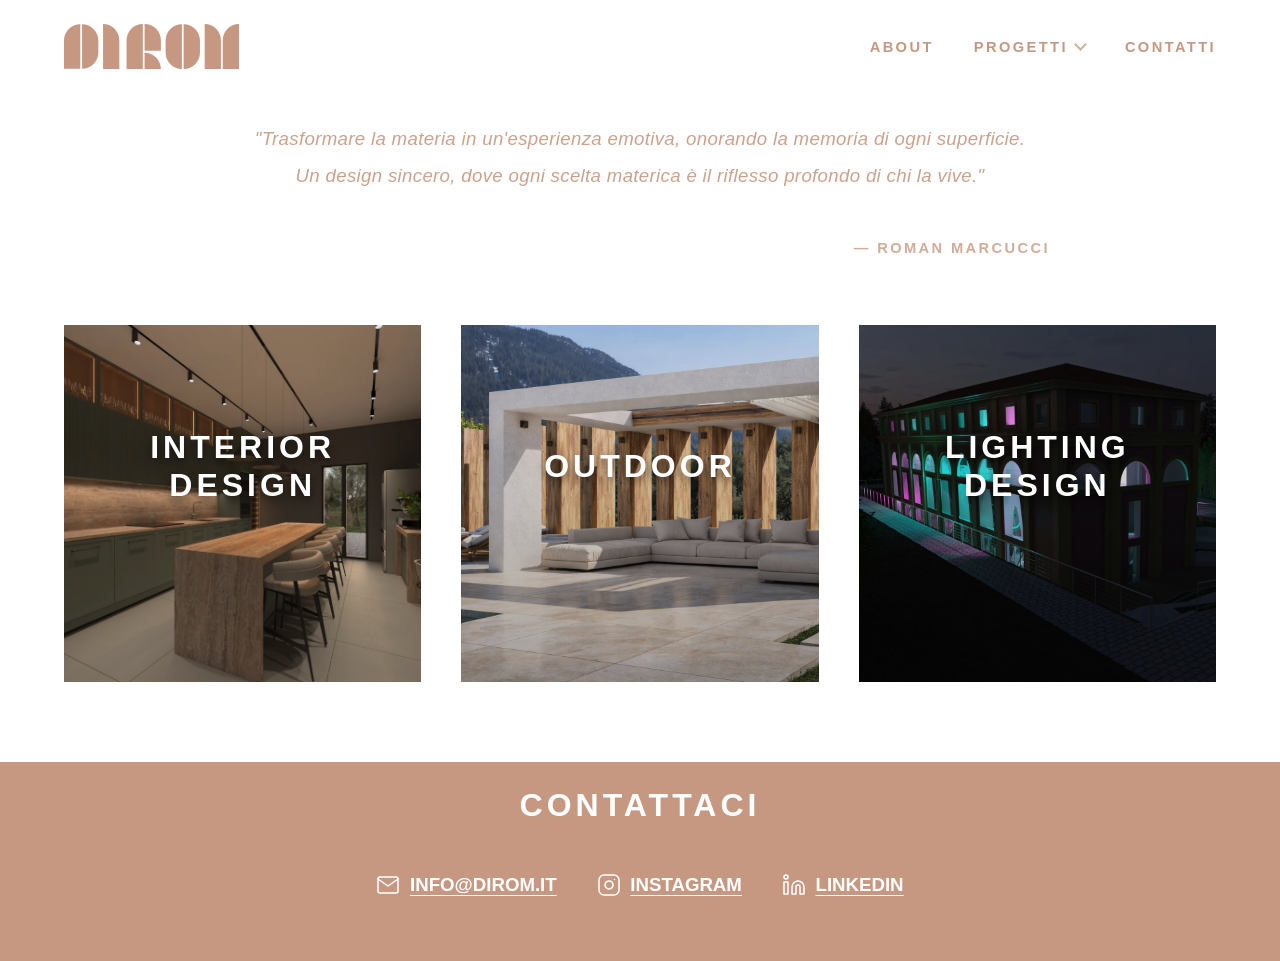
<file: index.html>
<!DOCTYPE html>
<html lang="it">
<head>
  <meta charset="UTF-8">
  <meta name="viewport" content="width=device-width, initial-scale=1.0">
  <title>DI ROM | Roman Marcucci - Architetto & Designer a Roma</title>
  <link rel="stylesheet" href="styles.css">
  <style>
    /* Aggressive scrollbar suppression */
    html { -ms-overflow-style: none !important; scrollbar-width: none !important; scrollbar-color: transparent transparent !important; }
    html::-webkit-scrollbar, body::-webkit-scrollbar { display: none !important; width: 0 !important; height: 0 !important; background: transparent !important; }
  </style>
  <link rel="canonical" href="https://www.dirom.it/">

  <!-- SEO Basics -->
  <meta name="description" content="Studio DI ROM di Roman Marcucci, architetto e designer a Roma. Progetti d'avanguardia di interior design, outdoor e lighting design.">
  <meta name="keywords" content="Roman Marcucci, Studio DI ROM, DI ROM design Roma, Roman Marcucci architetto, Roman Marcucci interior designer">
  <meta name="author" content="Roman Marcucci">
  <meta name="language" content="IT">
  <meta name="robots" content="index, follow">

  <!-- Open Graph for Social Media Sharing -->
  <meta property="og:title" content="DI ROM | Roman Marcucci - Architetto & Designer a Roma">
  <meta property="og:description" content="Studio DI ROM di Roman Marcucci, architetto e designer a Roma. Progetti d'avanguardia di interior design, outdoor e lighting design.">
  <meta property="og:type" content="website">
  <meta property="og:url" content="https://www.dirom.it/">
  <meta property="og:image" content="https://www.dirom.it/assets/real_interior.webp">

  <!-- Schema.org Markup for Google -->
  <script type="application/ld+json">
    {
      "@context": "https://schema.org",
      "@type": "Person",
      "name": "Roman Marcucci",
      "url": "https://www.dirom.it/",
      "jobTitle": "Architect & Designer",
      "brand": {
        "@type": "Brand",
        "name": "DI ROM"
      },
      "sameAs": [
        "https://www.instagram.com/di_rom_design/"
      ],
      "description": "Roman Marcucci è un architetto e designer specializzato in interior design, outdoor e lighting design. Fondatore di DI ROM."
    }
    </script>
  <script type="application/ld+json">
    {
      "@context": "https://schema.org",
      "@type": "LocalBusiness",
      "name": "DI ROM di Roman Marcucci",
      "image": "https://www.dirom.it/assets/logo-A7D1CD.svg",
      "@id": "https://www.dirom.it/",
      "url": "https://www.dirom.it/",
      "address": {
        "@type": "PostalAddress",
        "addressLocality": "Roma",
        "addressCountry": "IT"
      },
      "geo": {
        "@type": "GeoCoordinates",
        "latitude": 41.9027835,
        "longitude": 12.4963655
      },
      "openingHoursSpecification": {
        "@type": "OpeningHoursSpecification",
        "dayOfWeek": [
          "Monday",
          "Tuesday",
          "Wednesday",
          "Thursday",
          "Friday"
        ],
        "opens": "09:00",
        "closes": "18:00"
      },
      "sameAs": [
        "https://www.instagram.com/di_rom_design/"
      ],
      "knowsAbout": [
        "Architecture Design Roma",
        "Interior Design Roma",
        "Outdoor Design Roma",
        "Lighting Design Professionale",
        "Architettura d'Interni Roma",
        "Luxury Interior Design",
        "Industrial Design Roma",
        "Progetto Trentametriquadri",
        "Matese Outdoor Architecture"
      ]
    }
    </script>
</head>
<body class="theme-default">

    <!-- Banner per lavori (Attualmente disattivato) -->
    <!--
    <div id="maintenance-overlay" class="modal-overlay">
      <div class="maintenance-modal">
        <span id="close-maintenance" class="modal-close">&times;</span>
        <h2 class="modal-title">CANTIERE DIGITALE APERTO</h2>
        <p class="modal-text">Stiamo ultimando i dettagli per l'inaugurazione del nuovo spazio web. Grazie per la pazienza, torneremo online a giorni.</p>
      </div>
    </div>
    -->

    <nav class="navbar" id="navbar">
      <div class="navbar-inner">
        <a href="./" class="nav-logo-link"><img loading="lazy" src="assets/logo-C69881.svg" alt="DI ROM Logo"></a>
        <a href="about.html">ABOUT</a>
        <div class="dropdown">
          <button class="dropbtn" id="progetti-menu-btn">PROGETTI</button>
          <div class="dropdown-content">
            <a href="progetti.html" class="all-projects-link">TUTTI I PROGETTI</a>
            <a href="interior-design.html">INTERIOR DESIGN</a>
            <a href="outdoor.html">OUTDOOR</a>
            <a href="lighting.html">LIGHTING DESIGN</a>
          </div>
        </div>
        <a href="contatti.html">CONTATTI</a>
      </div>
    </nav>

  <main>
    <!-- Sezione Citazione - Spostata in alto sotto l'header -->
    <section class="home-quote reveal">
      <p class="quote-text">"Trasformare la materia in un'esperienza emotiva, onorando la memoria di ogni superficie.<br>Un design sincero, dove ogni scelta materica è il riflesso profondo di chi la vive."</p>
      <p class="quote-author">— Roman Marcucci</p>
    </section>

    <section class="categories">
      <a href="interior-design.html" class="category-card reveal">
        <img loading="lazy" src="assets/real_interior.webp" alt="Interior Design">
        <div class="card-content">
          <h3>Interior Design</h3>
          <p>Progettare l'intimità: dove lo spazio diventa emozione quotidiana</p>
        </div>
      </a>
      
      <a href="outdoor.html" class="category-card reveal">
        <img loading="lazy" src="assets/real_outdoor.webp" alt="Outdoor">
        <div class="card-content">
          <h3>Outdoor</h3>
          <p>Oltre le mura: il dialogo continuo tra architettura e natura</p>
        </div>
      </a>
      
      <a href="lighting.html" class="category-card reveal">
        <img loading="lazy" src="assets/real_lighting.webp" alt="Lighting" style="object-position: 30% center;">
        <div class="card-content">
          <h3>Lighting Design</h3>
          <p>Scrivere con la luce: dare forma all'ombra e vita ai volumi</p>
        </div>
      </a>
    </section>
  </main>

  <footer class="contact-banner">
    <h2>CONTATTACI</h2>
    <div class="contact-info">
      <div style="display: flex; gap: 2.5rem; justify-content: center; align-items: center; flex-wrap: wrap; margin-top: 1rem; font-family: 'Lato', sans-serif; text-transform: uppercase;">
        <a href="#" onclick="apriPosta(event);" title="Invia Mail" style="display: inline-flex; align-items: center; gap: 0.6rem; color: inherit; text-decoration: underline; text-underline-offset: 4px; transition: opacity 0.3s; font-size: inherit; font-weight: inherit;" onmouseover="this.style.opacity='0.7'" onmouseout="this.style.opacity='1'">
          <svg width="24" height="24" viewBox="0 0 24 24" fill="none" stroke="currentColor" stroke-width="1.5" stroke-linecap="round" stroke-linejoin="round">
            <path d="M4 4h16c1.1 0 2 .9 2 2v12c0 1.1-.9 2-2 2H4c-1.1 0-2-.9-2-2V6c0-1.1.9-2 2-2z"></path>
            <polyline points="22,6 12,13 2,6"></polyline>
          </svg>
          <span style="font-size: 14pt;">INFO@DIROM.IT</span>
        </a>
        <a href="https://www.instagram.com/di_rom_design/" target="_blank" rel="noopener noreferrer" title="Visita Instagram" style="display: inline-flex; align-items: center; gap: 0.6rem; color: inherit; text-decoration: underline; text-underline-offset: 4px; transition: opacity 0.3s; font-size: inherit; font-weight: inherit;" onmouseover="this.style.opacity='0.7'" onmouseout="this.style.opacity='1'">
           <svg width="24" height="24" viewBox="0 0 24 24" fill="none" stroke="currentColor" stroke-width="1.5" stroke-linecap="round" stroke-linejoin="round">
             <rect x="2" y="2" width="20" height="20" rx="5" ry="5"></rect>
             <path d="M16 11.37A4 4 0 1 1 12.63 8 4 4 0 0 1 16 11.37z"></path>
             <line x1="17.5" y1="6.5" x2="17.51" y2="6.5"></line>
           </svg>
           <span style="font-size: 14pt;">INSTAGRAM</span>
        </a>
        <a href="https://www.linkedin.com/company/di-rom/" target="_blank" rel="noopener noreferrer" title="Visita LinkedIn" style="display: inline-flex; align-items: center; gap: 0.6rem; color: inherit; text-decoration: underline; text-underline-offset: 4px; transition: opacity 0.3s; font-size: inherit; font-weight: inherit;" onmouseover="this.style.opacity='0.7'" onmouseout="this.style.opacity='1'">
           <svg width="24" height="24" viewBox="0 0 24 24" fill="none" stroke="currentColor" stroke-width="1.5" stroke-linecap="round" stroke-linejoin="round">
             <path d="M16 8a6 6 0 0 1 6 6v7h-4v-7a2 2 0 0 0-2-2 2 2 0 0 0-2 2v7h-4v-7a6 6 0 0 1 6-6z"></path>
             <rect x="2" y="9" width="4" height="12"></rect>
             <circle cx="4" cy="4" r="2"></circle>
           </svg>
           <span style="font-size: 14pt;">LINKEDIN</span>
        </a>
      </div>
    <div class="seo-footer-text">Studio DI ROM : Design d'avanguardia a Roma. Specializzati in interior design di lusso, progettazione outdoor e lighting design professionale. Soluzioni su misura tra cui residenziale, commerciale e concetti architettonici innovativi.</div>
      

  <script src="script.js"></script>
</body>
</html>
<!-- Live Sync Verified: Ready for Netlify Deployment -->
</file>
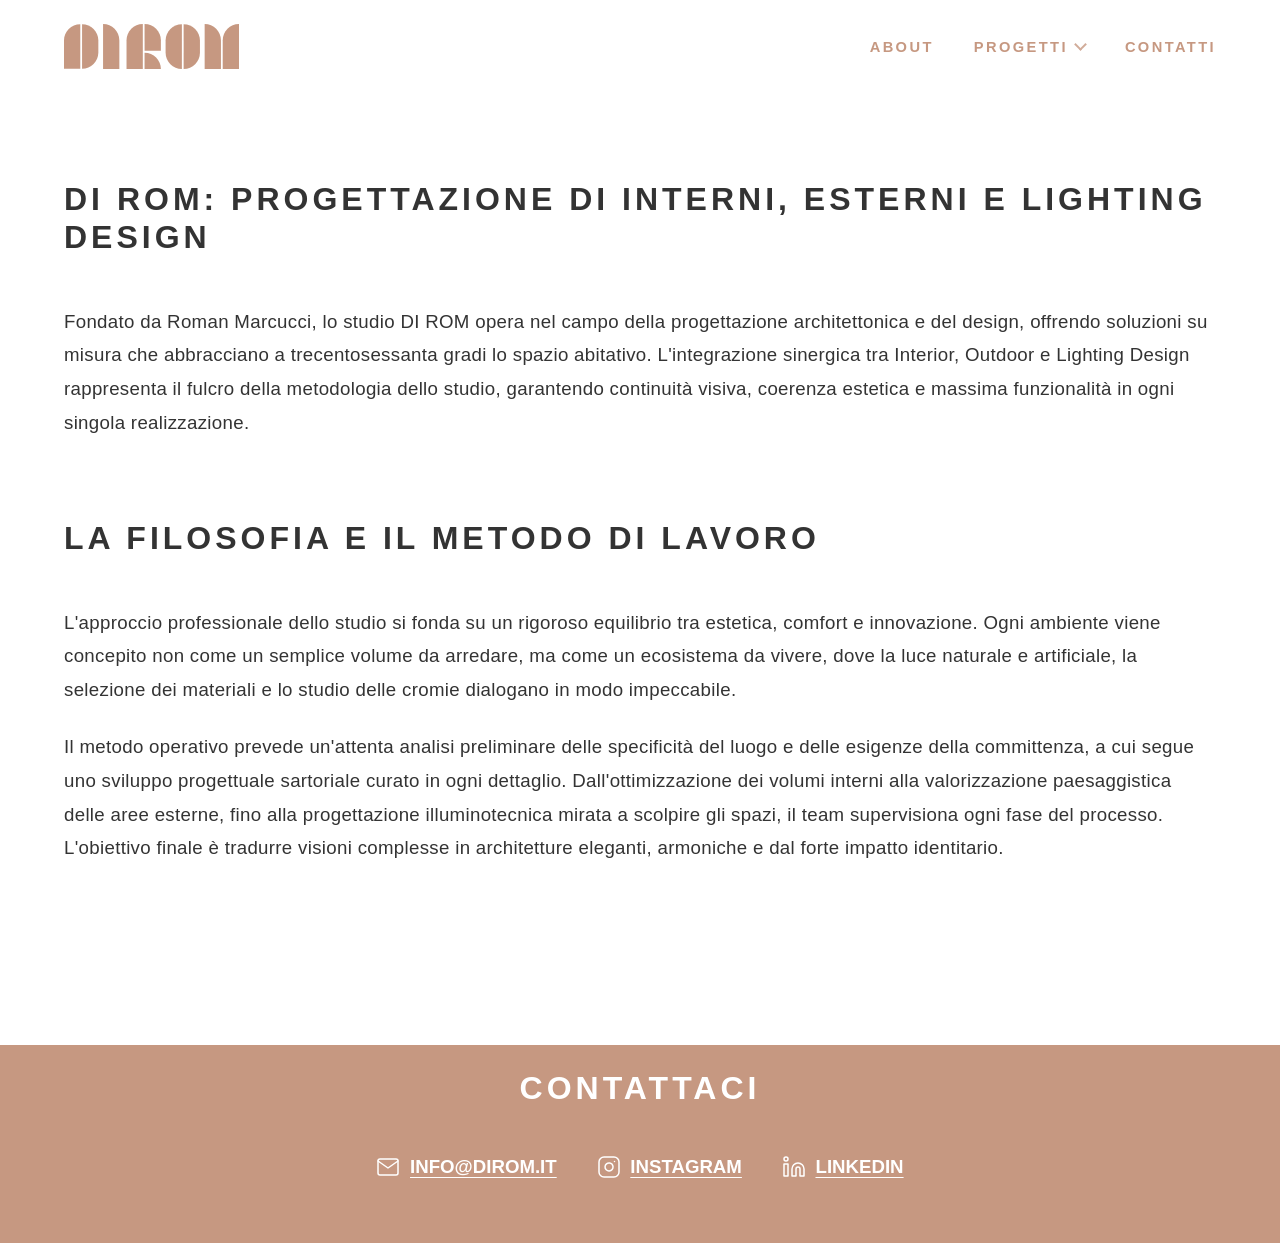
<file: about.html>
<!DOCTYPE html>
<html lang="it">

<head>
  <meta charset="UTF-8">
  <meta name="viewport" content="width=device-width, initial-scale=1.0">
  <title>About | Studio DI ROM - Roman Marcucci Architetto</title>
  <link rel="stylesheet" href="styles.css">
  <style>
    html { -ms-overflow-style: none !important; scrollbar-width: none !important; scrollbar-color: transparent transparent !important; }
    html::-webkit-scrollbar, body::-webkit-scrollbar { display: none !important; width: 0 !important; height: 0 !important; background: transparent !important; }
  </style>
  <link rel="canonical" href="https://www.dirom.it/about.html">

  <!-- SEO Basics -->
  <meta name="description" content="Scopri Studio DI ROM fondato dall'architetto Roman Marcucci a Roma. Filosofia progettuale basata su architettura minimalista e sostenibilità.">
  <meta name="keywords" content="Roman Marcucci, Roman Marcucci architetto, Studio DI ROM, Architetto stile minimalista Roma, Architettura sostenibile Roma">
  <meta name="author" content="Roman Marcucci">
  <meta name="language" content="IT">
  <meta name="robots" content="index, follow">

  <!-- Open Graph for Social Media Sharing -->
  <meta property="og:title" content="About | Studio DI ROM - Roman Marcucci Architetto">
  <meta property="og:description" content="Scopri Studio DI ROM fondato dall'architetto Roman Marcucci a Roma. Filosofia progettuale basata su architettura minimalista e sostenibilità.">
  <meta property="og:type" content="website">
  <meta property="og:url" content="https://www.dirom.it/about.html">
  <meta property="og:image" content="https://www.dirom.it/assets/logo_designer_1774261177693.webp">

  <!-- Schema.org Markup for Google -->
  <script type="application/ld+json">
    {
      "@context": "https://schema.org",
      "@type": "Person",
      "name": "Roman Marcucci",
      "url": "https://www.dirom.it/about.html",
      "jobTitle": "Architect & Designer",
      "brand": {
        "@type": "Brand",
        "name": "DI ROM"
      },
      "description": "Chi è Roman Marcucci: architetto e visionario dietro il brand DI ROM. Specializzato in interior design, outdoor e lighting design d'avanguardia."
    }
    </script>
</head>

<body class="theme-default">

  <nav class="navbar" id="navbar">
    <div class="navbar-inner">
      <a href="./" class="nav-logo-link"><img loading="lazy" src="assets/logo-C69881.svg" alt="DI ROM Logo"></a>
      <a href="about.html">ABOUT</a>
      <div class="dropdown">
        <button class="dropbtn" id="progetti-menu-btn">PROGETTI</button>
        <div class="dropdown-content">
            <a href="progetti.html" class="all-projects-link">TUTTI I PROGETTI</a>
            <a href="interior-design.html">INTERIOR DESIGN</a>
          <a href="outdoor.html">OUTDOOR</a>
          <a href="lighting.html">LIGHTING DESIGN</a>
        </div>
      </div>
      <a href="contatti.html">CONTATTI</a>
    </div>
  </nav>


  <main style="display: flex; flex-direction: column; justify-content: center;">
    <section class="page-content reveal"
      style="width: 100%; text-align: left; padding-top: 20vh; padding-bottom: 20vh;">


      <h2 class="reveal" style="margin-bottom: 3rem;">DI ROM: PROGETTAZIONE DI INTERNI, ESTERNI E LIGHTING DESIGN</h2>
      <p class="reveal reveal-delay-1" style="margin-bottom: 5rem;">Fondato da Roman Marcucci, lo studio DI ROM opera nel campo della progettazione
        architettonica e del design, offrendo soluzioni su misura che abbracciano a trecentosessanta gradi lo spazio
        abitativo. L'integrazione sinergica tra Interior, Outdoor e Lighting Design rappresenta il fulcro della
        metodologia dello studio, garantendo continuità visiva, coerenza estetica e massima funzionalità in ogni singola
        realizzazione.</p>

      <h2 class="reveal" style="margin-bottom: 3rem;">LA FILOSOFIA E IL METODO DI LAVORO</h2>
      <p class="reveal reveal-delay-1" style="margin-bottom: 1.5rem;">L'approccio professionale dello studio si fonda su un rigoroso equilibrio tra
        estetica, comfort e innovazione. Ogni ambiente viene concepito non come un semplice volume da arredare, ma come
        un ecosistema da vivere, dove la luce naturale e artificiale, la selezione dei materiali e lo studio delle
        cromie dialogano in modo impeccabile.</p>
      <p class="reveal reveal-delay-2">Il metodo operativo prevede un'attenta analisi preliminare delle specificità del luogo e delle esigenze della
        committenza, a cui segue uno sviluppo progettuale sartoriale curato in ogni dettaglio. Dall'ottimizzazione dei
        volumi interni alla valorizzazione paesaggistica delle aree esterne, fino alla progettazione illuminotecnica
        mirata a scolpire gli spazi, il team supervisiona ogni fase del processo. L'obiettivo finale è tradurre visioni
        complesse in architetture eleganti, armoniche e dal forte impatto identitario.</p>
    </section>
  </main>

  <footer class="contact-banner">
    <h2>CONTATTACI</h2>
    <div class="contact-info">
      <div style="display: flex; gap: 2.5rem; justify-content: center; align-items: center; flex-wrap: wrap; margin-top: 1rem; font-family: 'Lato', sans-serif; text-transform: uppercase;">
        <a href="#" onclick="apriPosta(event);" title="Invia Mail" style="display: inline-flex; align-items: center; gap: 0.6rem; color: inherit; text-decoration: underline; text-underline-offset: 4px; transition: opacity 0.3s; font-size: inherit; font-weight: inherit;" onmouseover="this.style.opacity='0.7'" onmouseout="this.style.opacity='1'">
          <svg width="24" height="24" viewBox="0 0 24 24" fill="none" stroke="currentColor" stroke-width="1.5" stroke-linecap="round" stroke-linejoin="round">
            <path d="M4 4h16c1.1 0 2 .9 2 2v12c0 1.1-.9 2-2 2H4c-1.1 0-2-.9-2-2V6c0-1.1.9-2 2-2z"></path>
            <polyline points="22,6 12,13 2,6"></polyline>
          </svg>
          <span style="font-size: 14pt;">INFO@DIROM.IT</span>
        </a>
        <a href="https://www.instagram.com/di_rom_design/" target="_blank" rel="noopener noreferrer" title="Visita Instagram" style="display: inline-flex; align-items: center; gap: 0.6rem; color: inherit; text-decoration: underline; text-underline-offset: 4px; transition: opacity 0.3s; font-size: inherit; font-weight: inherit;" onmouseover="this.style.opacity='0.7'" onmouseout="this.style.opacity='1'">
           <svg width="24" height="24" viewBox="0 0 24 24" fill="none" stroke="currentColor" stroke-width="1.5" stroke-linecap="round" stroke-linejoin="round">
             <rect x="2" y="2" width="20" height="20" rx="5" ry="5"></rect>
             <path d="M16 11.37A4 4 0 1 1 12.63 8 4 4 0 0 1 16 11.37z"></path>
             <line x1="17.5" y1="6.5" x2="17.51" y2="6.5"></line>
           </svg>
           <span style="font-size: 14pt;">INSTAGRAM</span>
        </a>
        <a href="https://www.linkedin.com/company/di-rom/" target="_blank" rel="noopener noreferrer" title="Visita LinkedIn" style="display: inline-flex; align-items: center; gap: 0.6rem; color: inherit; text-decoration: underline; text-underline-offset: 4px; transition: opacity 0.3s; font-size: inherit; font-weight: inherit;" onmouseover="this.style.opacity='0.7'" onmouseout="this.style.opacity='1'">
           <svg width="24" height="24" viewBox="0 0 24 24" fill="none" stroke="currentColor" stroke-width="1.5" stroke-linecap="round" stroke-linejoin="round">
             <path d="M16 8a6 6 0 0 1 6 6v7h-4v-7a2 2 0 0 0-2-2 2 2 0 0 0-2 2v7h-4v-7a6 6 0 0 1 6-6z"></path>
             <rect x="2" y="9" width="4" height="12"></rect>
             <circle cx="4" cy="4" r="2"></circle>
           </svg>
           <span style="font-size: 14pt;">LINKEDIN</span>
        </a>
      </div>
    <div class="seo-footer-text">Studio DI ROM : Design d'avanguardia a Roma. Specializzati in interior design di lusso, progettazione outdoor e lighting design professionale. Soluzioni su misura tra cui residenziale, commerciale e concetti architettonici innovativi.</div>
      

  <script src="script.js"></script>
</body>

</html>
<!-- Layout Sync: About Page Verified -->
</file>
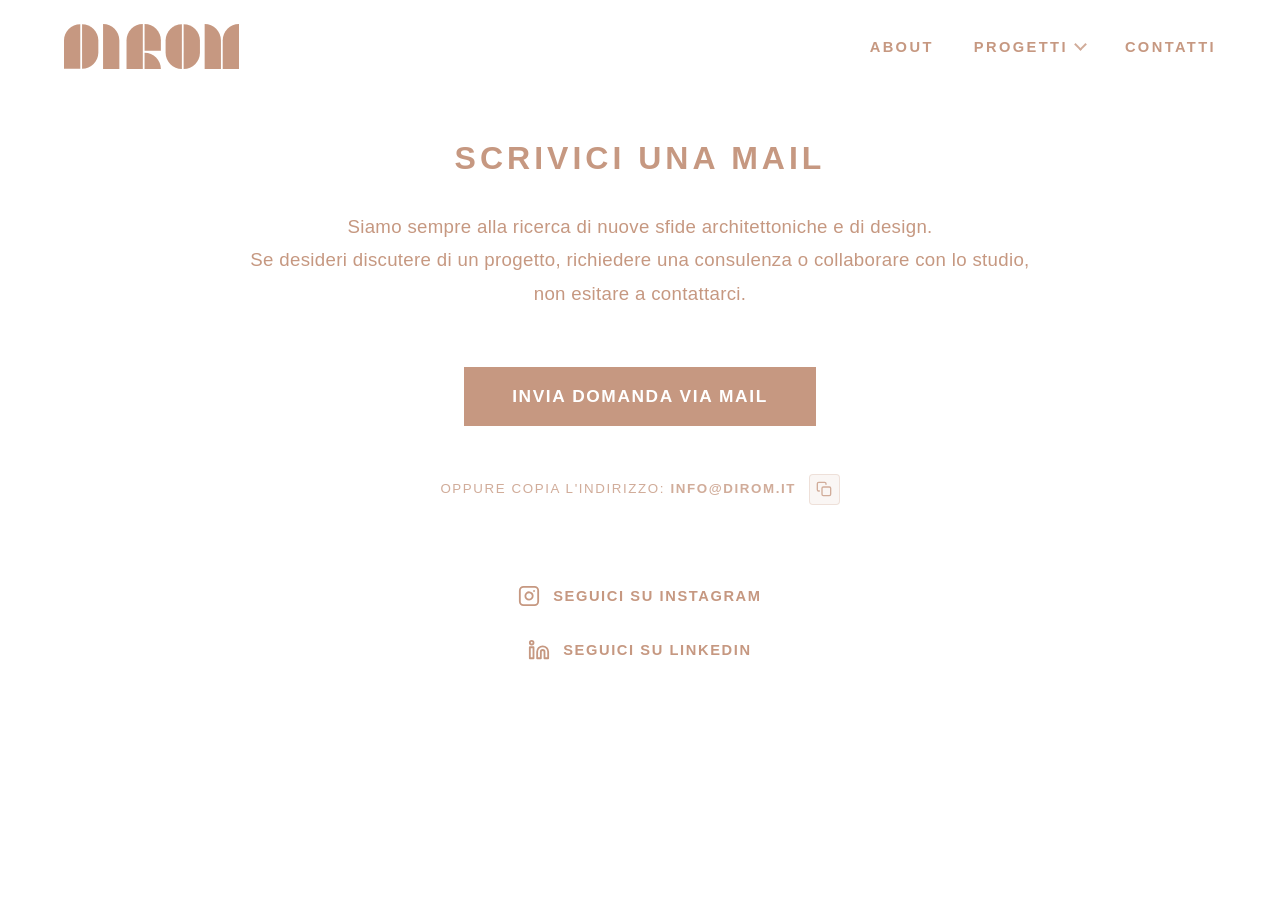
<file: contatti.html>
<!DOCTYPE html>
<html lang="it">
<head>
  <meta charset="UTF-8">
  <meta name="viewport" content="width=device-width, initial-scale=1.0">
  <title>Contatti | Studio DI ROM - Consulenza Interior Design Roma</title>
  <link rel="stylesheet" href="styles.css">
  <style>
    /* Aggressive scrollbar suppression */
    html { -ms-overflow-style: none !important; scrollbar-width: none !important; scrollbar-color: transparent transparent !important; }
    html::-webkit-scrollbar, body::-webkit-scrollbar { display: none !important; width: 0 !important; height: 0 !important; background: transparent !important; }

    /* Scoped styles for the contact page to enforce ALL CAPS */
    .contact-page-wrapper {
      text-transform: uppercase;
      font-weight: 700;
    }
    
    .centered-contact-section {
      flex: 1;
      display: flex;
      flex-direction: column;
      justify-content: center;
      align-items: center;
      text-align: center;
      padding: 0 5%;
      background-color: #ffffff;
      color: #C69881;
    }
    
    /* Su mobile (<= 768px), spostiamo il contenuto leggermente pi in alto per evitare l'effetto "troppo bianco" */
    @media (max-width: 768px) {
      .centered-contact-section {
        justify-content: flex-start;
        padding-top: 8rem; /* Distanza misurata dal top includendo la barra menu */
        padding-bottom: 2rem;
      }
    }
  </style>
  <link rel="canonical" href="https://www.dirom.it/contatti.html">

  <!-- SEO Basics -->
  <meta name="description" content="Contatta l'architetto Roman Marcucci a Roma. Richiedi una consulenza personalizzata per progetti di interior design, outdoor e lighting design.">
  <meta name="keywords" content="Roman Marcucci, Studio DI ROM, Consulenza interior design Roma, Ristrutturazione appartamento Roma, DI ROM design Roma">
  <meta name="author" content="Roman Marcucci">
  <meta name="language" content="IT">
  <meta name="robots" content="index, follow">

  <!-- Open Graph for Social Media Sharing -->
  <meta property="og:title" content="Contatti | Studio DI ROM - Consulenza Interior Design Roma">
  <meta property="og:description" content="Contatta l'architetto Roman Marcucci a Roma. Richiedi una consulenza personalizzata per progetti di interior design, outdoor e lighting design.">
  <meta property="og:type" content="website">
  <meta property="og:url" content="https://www.dirom.it/contatti.html">
  <meta property="og:image" content="https://www.dirom.it/assets/real_interior.webp">
</head>
<body class="theme-default">

    <nav class="navbar" id="navbar">
      <div class="navbar-inner">
        <a href="./" class="nav-logo-link"><img loading="lazy" src="assets/logo-C69881.svg" alt="DI ROM Logo"></a>
        <a href="about.html">ABOUT</a>
        <div class="dropdown">
          <button class="dropbtn" id="progetti-menu-btn">PROGETTI</button>
          <div class="dropdown-content">
            <a href="progetti.html" class="all-projects-link">TUTTI I PROGETTI</a>
            <a href="interior-design.html">INTERIOR DESIGN</a>
            <a href="outdoor.html">OUTDOOR</a>
            <a href="lighting.html">LIGHTING DESIGN</a>
          </div>
        </div>
        <a href="contatti.html">CONTATTI</a>
      </div>
    </nav>


  <main class="contact-page-wrapper" style="display: flex; flex-direction: column; min-height: calc(100vh - 100px);">
    
    <!-- Contatto Progettista -->
    <section class="reveal centered-contact-section">
      <div style="width: 100%; max-width: 800px; margin: 0 auto;">
        
        <h2 style="font-size: 24pt; margin-bottom: 2rem; color: #C69881;">SCRIVICI UNA MAIL</h2>
        
        <p style="font-size: 14pt; font-family: 'Lato', sans-serif; text-transform: none; line-height: 1.8; margin-bottom: 3.5rem;">
          Siamo sempre alla ricerca di nuove sfide architettoniche e di design.<br>
          Se desideri discutere di un progetto, richiedere una consulenza o collaborare con lo studio, non esitare a contattarci.
        </p>

        <!-- Pulsante Intelligente (Gmail su PC / App nativa su Telefono) -->
        <button onclick="apriPosta()" style="
          display: inline-block;
          border: none;
          cursor: pointer;
          padding: 1.2rem 3rem;
          background-color: #C69881;
          color: #ffffff;
          font-family: 'Lato', sans-serif;
          font-size: 13pt;
          font-weight: 700;
          letter-spacing: 0.1rem;
          text-transform: uppercase;
          text-decoration: none;
          transition: transform 0.3s ease, background-color 0.3s ease;
        " onmouseover="this.style.transform='scale(1.02)'; this.style.backgroundColor='#b38670';" onmouseout="this.style.transform='scale(1)'; this.style.backgroundColor='#C69881';">
          INVIA DOMANDA VIA MAIL
        </button>

        <div style="margin-top: 3rem; opacity: 0.8; display: flex; align-items: center; justify-content: center; gap: 0.8rem;">
           <p style="font-size: 10pt; font-family: 'Lato', sans-serif; text-transform: uppercase; letter-spacing: 0.1rem; margin: 0;">Oppure copia l'indirizzo: <strong>INFO@DIROM.IT</strong></p>
           <button onclick="copiaEmail()" id="copy-btn" style="background: rgba(198, 152, 129, 0.1); border: 1px solid rgba(198, 152, 129, 0.3); border-radius: 4px; cursor: pointer; color: #C69881; display: flex; align-items: center; justify-content: center; padding: 0.4rem; transition: all 0.2s;" title="Copia indirizzo" onmouseover="this.style.background='rgba(198, 152, 129, 0.2)';" onmouseout="this.style.background='rgba(198, 152, 129, 0.1)';">
             <svg width="16" height="16" viewBox="0 0 24 24" fill="none" stroke="currentColor" stroke-width="2" stroke-linecap="round" stroke-linejoin="round">
               <rect x="9" y="9" width="13" height="13" rx="2" ry="2"></rect>
               <path d="M5 15H4a2 2 0 0 1-2-2V4a2 2 0 0 1 2-2h9a2 2 0 0 1 2 2v1"></path>
             </svg>
           </button>
        </div>

        <!-- Social Links -->
        <div style="margin-top: 5rem; text-align: center; display: flex; flex-direction: column; gap: 2rem; align-items: center;">
          <a href="https://www.instagram.com/di_rom_design/" target="_blank" rel="noopener noreferrer" style="
            display: inline-flex;
            align-items: center;
            gap: 0.8rem;
            color: #C69881;
            font-family: 'Lato', sans-serif;
            font-size: 11pt;
            font-weight: 700;
            letter-spacing: 0.1rem;
            text-transform: uppercase;
            text-decoration: none;
            transition: opacity 0.3s ease;
          " onmouseover="this.style.opacity='0.6';" onmouseout="this.style.opacity='1';">
            <svg width="22" height="22" viewBox="0 0 24 24" fill="none" stroke="currentColor" stroke-width="2" stroke-linecap="round" stroke-linejoin="round">
              <rect x="2" y="2" width="20" height="20" rx="4" ry="4"></rect>
              <path d="M16 11.37A4 4 0 1 1 12.63 8 4 4 0 0 1 16 11.37z"></path>
              <line x1="17.5" y1="6.5" x2="17.51" y2="6.5"></line>
            </svg>
            SEGUICI SU INSTAGRAM
          </a>

          <a href="https://www.linkedin.com/company/di-rom/" target="_blank" rel="noopener noreferrer" style="
            display: inline-flex;
            align-items: center;
            gap: 0.8rem;
            color: #C69881;
            font-family: 'Lato', sans-serif;
            font-size: 11pt;
            font-weight: 700;
            letter-spacing: 0.1rem;
            text-transform: uppercase;
            text-decoration: none;
            transition: opacity 0.3s ease;
          " onmouseover="this.style.opacity='0.6';" onmouseout="this.style.opacity='1';">
            <svg width="22" height="22" viewBox="0 0 24 24" fill="none" stroke="currentColor" stroke-width="2" stroke-linecap="round" stroke-linejoin="round">
              <path d="M16 8a6 6 0 0 1 6 6v7h-4v-7a2 2 0 0 0-2-2 2 2 0 0 0-2 2v7h-4v-7a6 6 0 0 1 6-6z"></path>
              <rect x="2" y="9" width="4" height="12"></rect>
              <circle cx="4" cy="4" r="2"></circle>
            </svg>
            SEGUICI SU LINKEDIN
          </a>
        </div>

      </div>
    </section>
  </main>

  <script>
    function apriPosta() {
      // Riconosce se il dispositivo è un telefono/tablet
      if (/Android|webOS|iPhone|iPad|iPod|BlackBerry|IEMobile|Opera Mini/i.test(navigator.userAgent)) {
        window.location.href = 'mailto:info@dirom.it'; // Apre l'app della posta del telefono
      } else {
        // Su computer fisso forza l'apertura di Gmail in una nuova scheda web per aggirare il blocco di Windows
        window.open('https://mail.google.com/mail/?view=cm&fs=1&to=info@dirom.it', '_blank');
      }
    }

    function copiaEmail() {
      navigator.clipboard.writeText('info@dirom.it').then(() => {
        const btn = document.getElementById('copy-btn');
        const originalHTML = btn.innerHTML;
        // Feedback visivo (verde e spunta)
        btn.innerHTML = '<svg width="16" height="16" viewBox="0 0 24 24" fill="none" stroke="#28a745" stroke-width="2.5" stroke-linecap="round" stroke-linejoin="round"><polyline points="20 6 9 17 4 12"></polyline></svg>';
        btn.style.borderColor = 'rgba(40, 167, 69, 0.3)';
        
        setTimeout(() => {
          btn.innerHTML = originalHTML;
          btn.style.borderColor = 'rgba(198, 152, 129, 0.3)';
        }, 2000);
      });
    }
  </script>
  <script src="script.js"></script>
</body>
</html>
<!-- Layout Sync: Contacts Page Verified -->
</file>
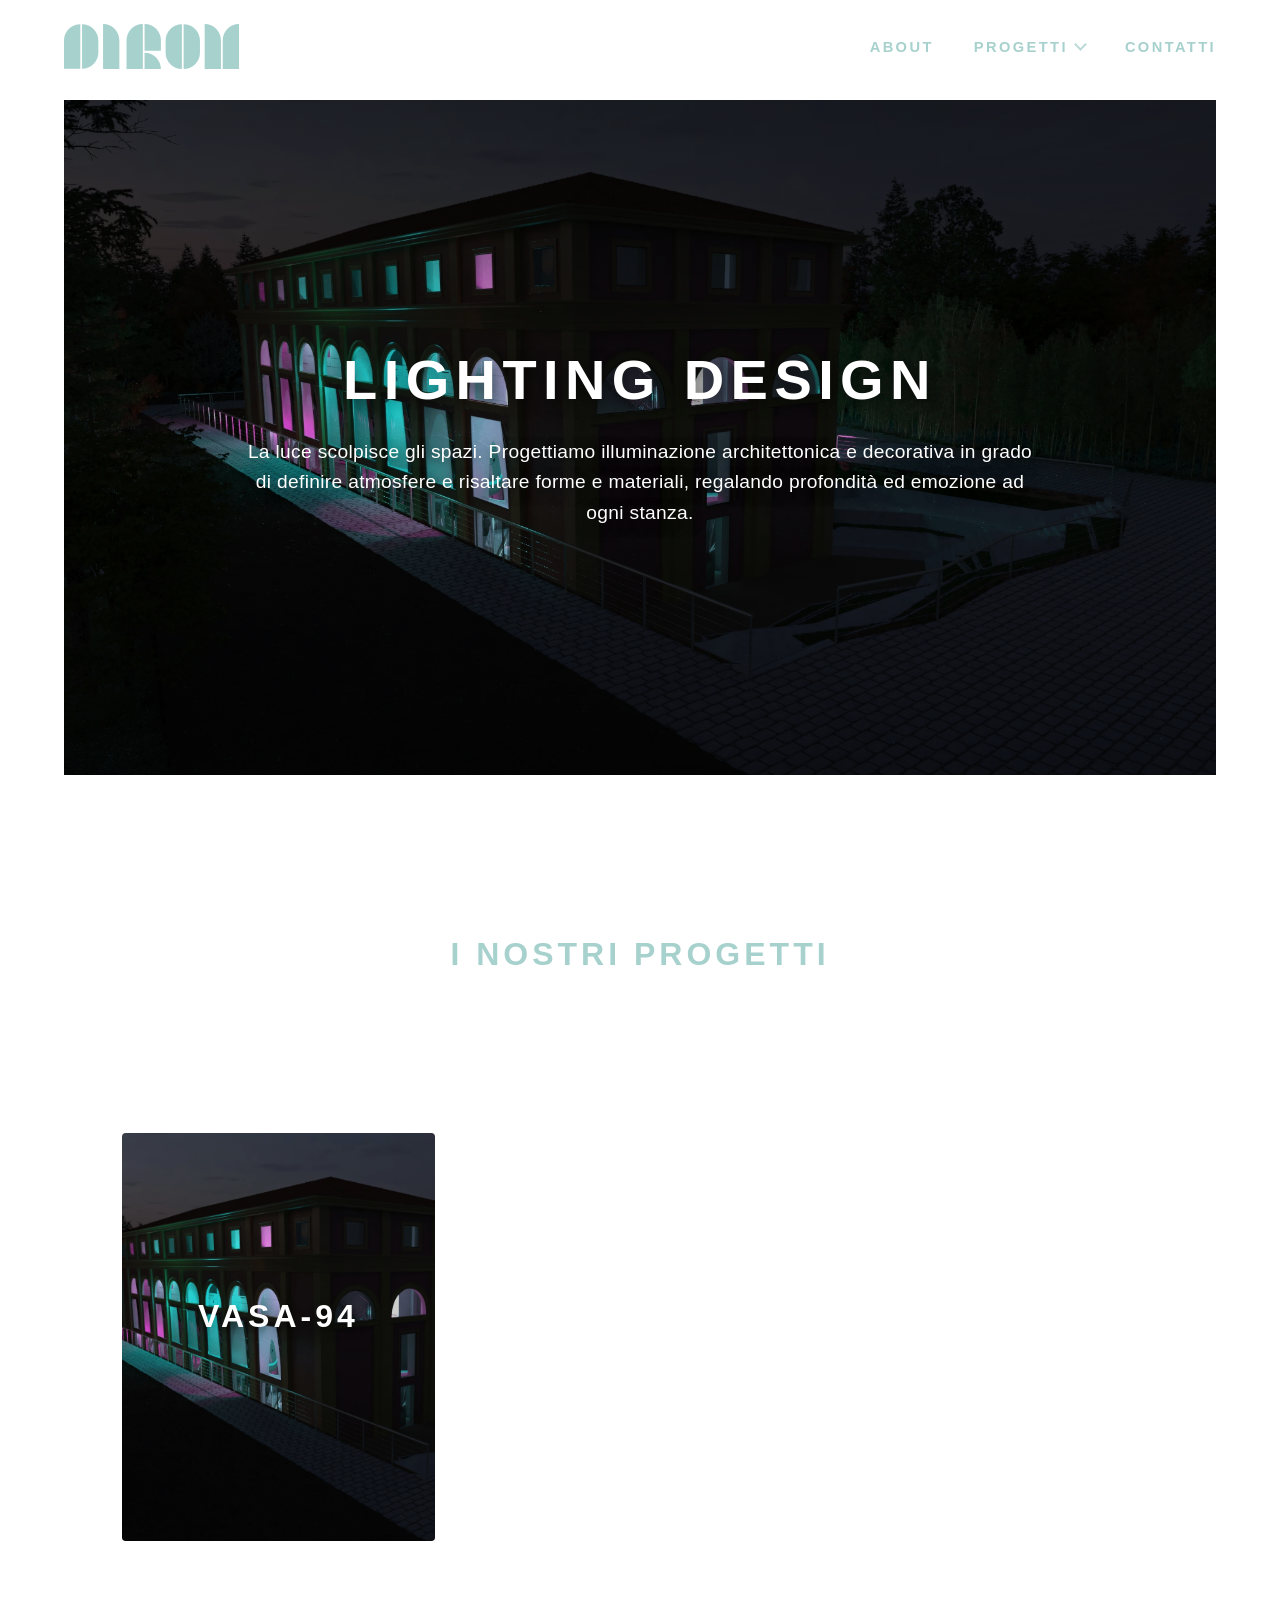
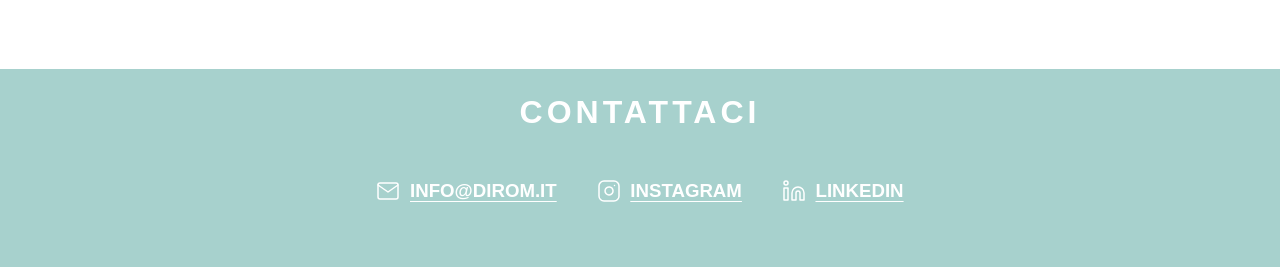
<file: lighting.html>
<!DOCTYPE html>
<html lang="it">
<head>
  <meta charset="UTF-8">
  <meta name="viewport" content="width=device-width, initial-scale=1.0">
  <title>Lighting Design Roma | Studio DI ROM - Progettazione Luce</title>
  <link rel="stylesheet" href="styles.css">
  <style>
    html { -ms-overflow-style: none !important; scrollbar-width: none !important; scrollbar-color: transparent transparent !important; }
    html::-webkit-scrollbar, body::-webkit-scrollbar { display: none !important; width: 0 !important; height: 0 !important; background: transparent !important; }
  </style>
  <link rel="canonical" href="https://www.dirom.it/lighting.html">

  <!-- SEO Basics -->
  <meta name="description" content="Progettazione dell'illuminazione professionale a Roma. Studio DI ROM plasma luce e ombra per esaltare volumi, architettura ed emozioni.">
  <meta name="keywords" content="Lighting designer Roma, Progettazione illuminazione Roma, Studio DI ROM, Roman Marcucci, DI ROM design Roma">
  <meta name="author" content="Roman Marcucci">
  <meta name="language" content="IT">
  <meta name="robots" content="index, follow">

  <!-- Open Graph for Social Media Sharing -->
  <meta property="og:title" content="Lighting Design Roma | Studio DI ROM - Progettazione Luce">
  <meta property="og:description" content="Progettazione dell'illuminazione professionale a Roma. Studio DI ROM plasma luce e ombra per esaltare volumi, architettura ed emozioni.">
  <meta property="og:type" content="website">
  <meta property="og:url" content="https://www.dirom.it/lighting.html">
  <meta property="og:image" content="https://www.dirom.it/assets/real_lighting.webp">
</head>
<body class="theme-lighting">

  <nav class="navbar" id="navbar">
    <div class="navbar-inner">
      <a href="./" class="nav-logo-link"><img loading="lazy" src="assets/logo-A7D1CD.svg" alt="DI ROM Logo"></a>
      <a href="about.html">ABOUT</a>
      <div class="dropdown">
        <button class="dropbtn" id="progetti-menu-btn">PROGETTI</button>
        <div class="dropdown-content">
            <a href="progetti.html" class="all-projects-link">TUTTI I PROGETTI</a>
            <a href="interior-design.html">INTERIOR DESIGN</a>
          <a href="outdoor.html">OUTDOOR</a>
          <a href="lighting.html">LIGHTING DESIGN</a>
        </div>
      </div>
      <a href="contatti.html">CONTATTI</a>
    </div>
  </nav>

  <main>
    <section class="page-content" style="padding-top: 0;">
      <div class="hero-slideshow reveal">
        <img loading="lazy" src="assets/vasa_94.webp" alt="Lighting Design 1">
        <img loading="lazy" src="assets/vasa_94_1.webp" alt="Lighting Design 2">
        <img loading="lazy" src="assets/vasa_94_4.webp" alt="Lighting Design 3">
        <img loading="lazy" src="assets/vasa_94_7.webp" alt="Lighting Design 4">

        <div class="hero-content">
          <h2 class="reveal">LIGHTING DESIGN</h2>
          <p class="reveal reveal-delay-1">La luce scolpisce gli spazi. Progettiamo illuminazione architettonica e decorativa in grado di definire atmosfere e risaltare forme e materiali, regalando profondità ed emozione ad ogni stanza.</p>
        </div>
      </div>
      <div class="section-header" style="text-align: center; padding: 10rem 0;">
        <h2 class="reveal" style="margin: 0; font-size: 24pt; color: #A7D1CD;">I NOSTRI PROGETTI</h2>
      </div>

      <div class="progetti-grid" style="padding-top: 0; margin-top: 0; border: none;">
        <a href="progetto-lighting.html" class="progetto-card reveal">
          <img loading="lazy" src="assets/vasa_94.webp" alt="VASA-94" style="object-position: 30% center;">
          <div class="card-content">
            <h3>VASA-94</h3>
            <p>Villa Ada Space Ark 94</p>
          </div>
        </a>
      </div>
    </section>
  </main>

  <footer class="contact-banner">
    <h2>CONTATTACI</h2>
    <div class="contact-info">
      <div style="display: flex; gap: 2.5rem; justify-content: center; align-items: center; flex-wrap: wrap; margin-top: 1rem; font-family: 'Lato', sans-serif; text-transform: uppercase;">
        <a href="#" onclick="apriPosta(event);" title="Invia Mail" style="display: inline-flex; align-items: center; gap: 0.6rem; color: inherit; text-decoration: underline; text-underline-offset: 4px; transition: opacity 0.3s; font-size: inherit; font-weight: inherit;" onmouseover="this.style.opacity='0.7'" onmouseout="this.style.opacity='1'">
          <svg width="24" height="24" viewBox="0 0 24 24" fill="none" stroke="currentColor" stroke-width="1.5" stroke-linecap="round" stroke-linejoin="round">
            <path d="M4 4h16c1.1 0 2 .9 2 2v12c0 1.1-.9 2-2 2H4c-1.1 0-2-.9-2-2V6c0-1.1.9-2 2-2z"></path>
            <polyline points="22,6 12,13 2,6"></polyline>
          </svg>
          <span style="font-size: 14pt;">INFO@DIROM.IT</span>
        </a>
        <a href="https://www.instagram.com/di_rom_design/" target="_blank" rel="noopener noreferrer" title="Visita Instagram" style="display: inline-flex; align-items: center; gap: 0.6rem; color: inherit; text-decoration: underline; text-underline-offset: 4px; transition: opacity 0.3s; font-size: inherit; font-weight: inherit;" onmouseover="this.style.opacity='0.7'" onmouseout="this.style.opacity='1'">
           <svg width="24" height="24" viewBox="0 0 24 24" fill="none" stroke="currentColor" stroke-width="1.5" stroke-linecap="round" stroke-linejoin="round">
             <rect x="2" y="2" width="20" height="20" rx="5" ry="5"></rect>
             <path d="M16 11.37A4 4 0 1 1 12.63 8 4 4 0 0 1 16 11.37z"></path>
             <line x1="17.5" y1="6.5" x2="17.51" y2="6.5"></line>
           </svg>
           <span style="font-size: 14pt;">INSTAGRAM</span>
        </a>
        <a href="https://www.linkedin.com/company/di-rom/" target="_blank" rel="noopener noreferrer" title="Visita LinkedIn" style="display: inline-flex; align-items: center; gap: 0.6rem; color: inherit; text-decoration: underline; text-underline-offset: 4px; transition: opacity 0.3s; font-size: inherit; font-weight: inherit;" onmouseover="this.style.opacity='0.7'" onmouseout="this.style.opacity='1'">
           <svg width="24" height="24" viewBox="0 0 24 24" fill="none" stroke="currentColor" stroke-width="1.5" stroke-linecap="round" stroke-linejoin="round">
             <path d="M16 8a6 6 0 0 1 6 6v7h-4v-7a2 2 0 0 0-2-2 2 2 0 0 0-2 2v7h-4v-7a6 6 0 0 1 6-6z"></path>
             <rect x="2" y="9" width="4" height="12"></rect>
             <circle cx="4" cy="4" r="2"></circle>
           </svg>
           <span style="font-size: 14pt;">LINKEDIN</span>
        </a>
      </div>
    <div class="seo-footer-text">Studio DI ROM : Design d'avanguardia a Roma. Specializzati in interior design di lusso, progettazione outdoor e lighting design professionale. Soluzioni su misura tra cui residenziale, commerciale e concetti architettonici innovativi.</div>
      

  <script src="script.js"></script>
</body>
</html>
<!-- Layout Sync: Lighting Page Verified -->
</file>
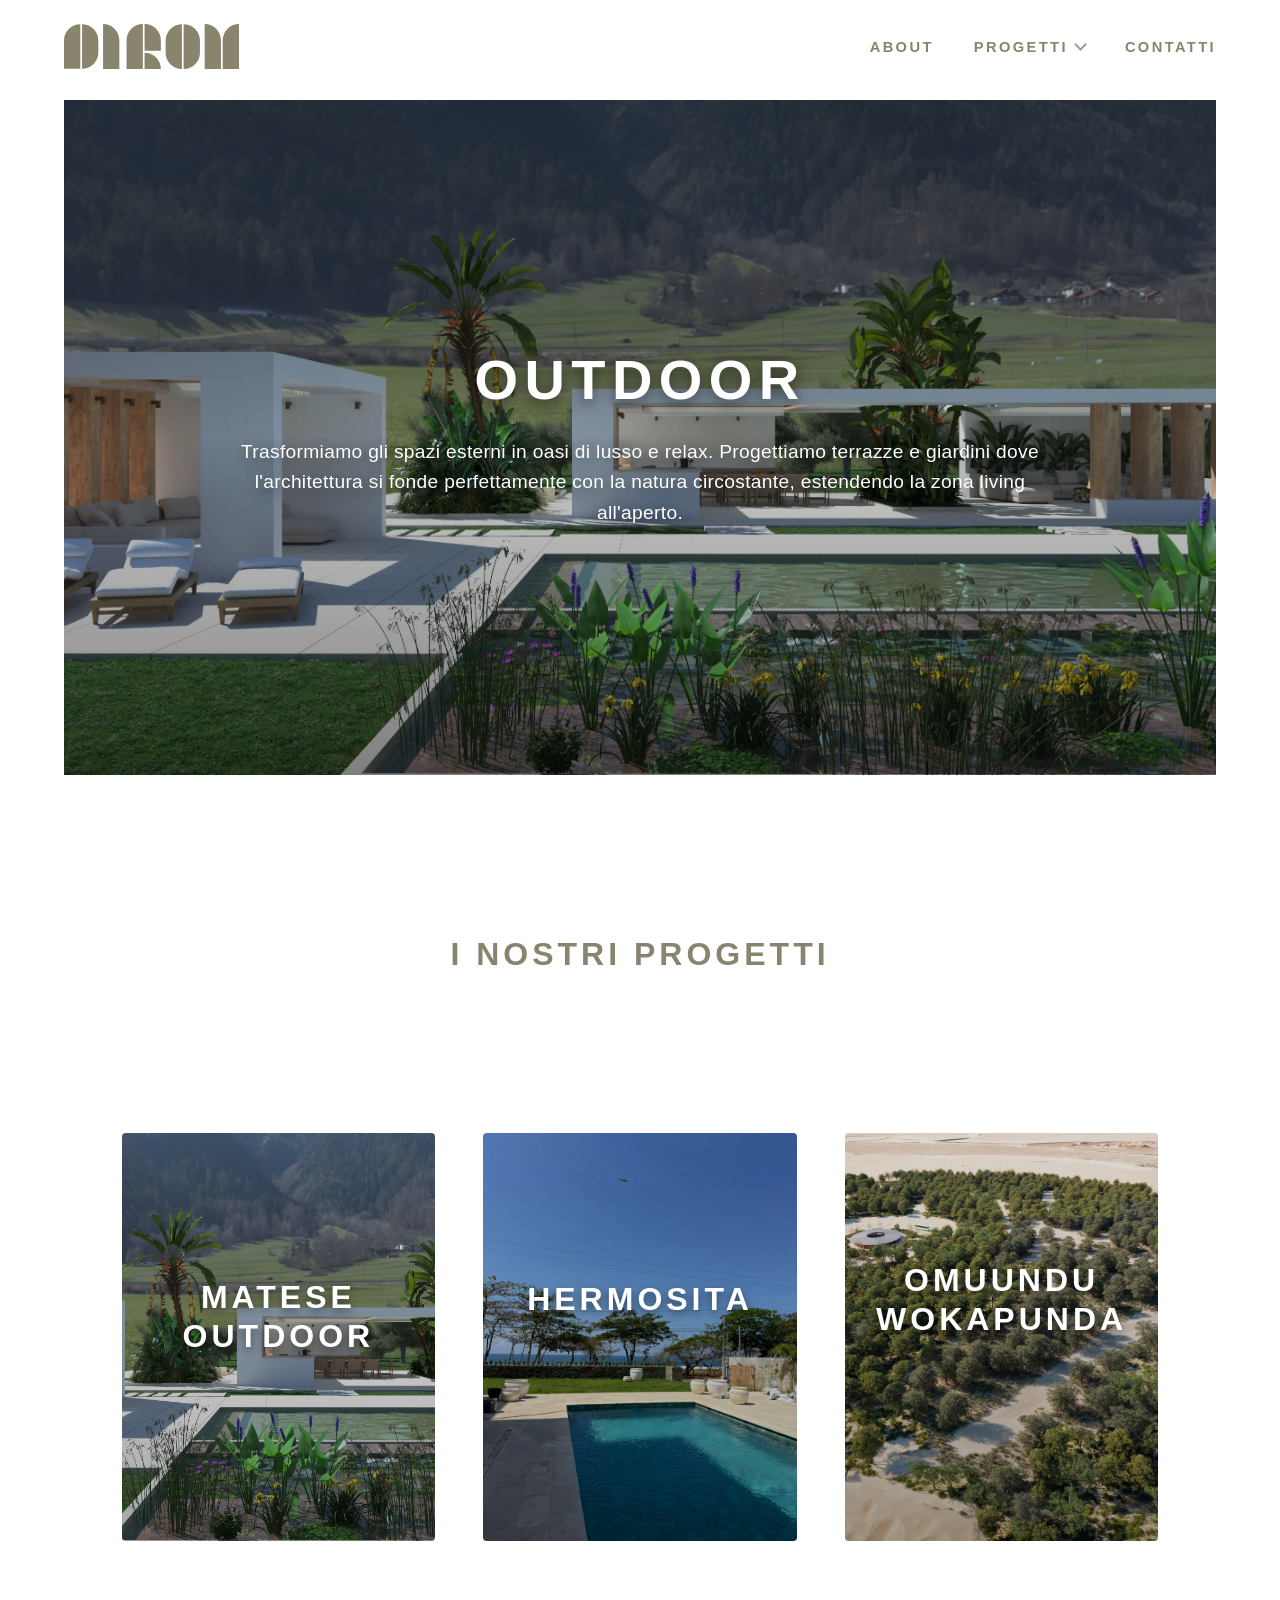
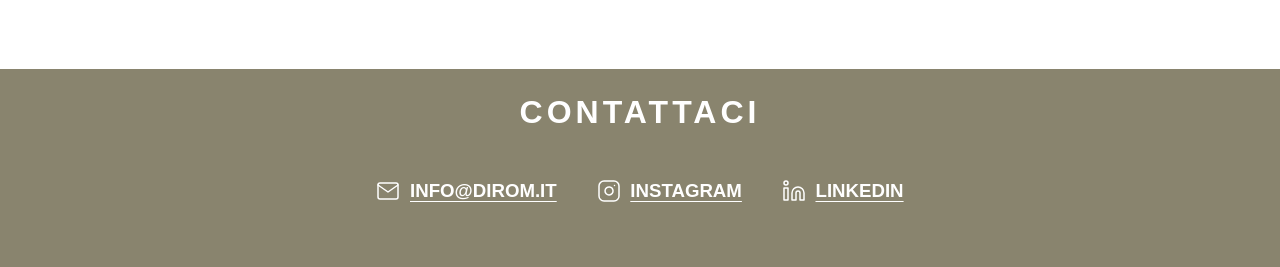
<file: outdoor.html>
<!DOCTYPE html>
<html lang="it">
<head>
  <meta charset="UTF-8">
  <meta name="viewport" content="width=device-width, initial-scale=1.0">
  <title>Outdoor Design Roma | Studio DI ROM - Progettazione Esterni</title>
  <link rel="stylesheet" href="styles.css">
  <style>
    html { -ms-overflow-style: none !important; scrollbar-width: none !important; scrollbar-color: transparent transparent !important; }
    html::-webkit-scrollbar, body::-webkit-scrollbar { display: none !important; width: 0 !important; height: 0 !important; background: transparent !important; }
  </style>
  <link rel="canonical" href="https://www.dirom.it/outdoor.html">

  <!-- SEO Basics -->
  <meta name="description" content="Progettazione di terrazzi e spazi esterni a Roma. Studio DI ROM crea ambienti outdoor esclusivi in armonia con la natura e il paesaggio.">
  <meta name="keywords" content="Outdoor designer Roma, Progettazione terrazzi Roma, Studio DI ROM, Roman Marcucci architetto, Architettura sostenibile Roma">
  <meta name="author" content="Roman Marcucci">
  <meta name="language" content="IT">
  <meta name="robots" content="index, follow">

  <!-- Open Graph for Social Media Sharing -->
  <meta property="og:title" content="Outdoor Design Roma | Studio DI ROM - Progettazione Esterni">
  <meta property="og:description" content="Progettazione di terrazzi e spazi esterni a Roma. Studio DI ROM crea ambienti outdoor esclusivi in armonia con la natura e il paesaggio.">
  <meta property="og:type" content="website">
  <meta property="og:url" content="https://www.dirom.it/outdoor.html">
  <meta property="og:image" content="https://www.dirom.it/assets/real_outdoor.webp">
</head>
<body class="theme-outdoor">

  <nav class="navbar" id="navbar">
    <div class="navbar-inner">
      <a href="./" class="nav-logo-link"><img loading="lazy" src="assets/logo-89846E.svg" alt="DI ROM Logo"></a>
      <a href="about.html">ABOUT</a>
      <div class="dropdown">
        <button class="dropbtn" id="progetti-menu-btn">PROGETTI</button>
        <div class="dropdown-content">
            <a href="progetti.html" class="all-projects-link">TUTTI I PROGETTI</a>
            <a href="interior-design.html">INTERIOR DESIGN</a>
          <a href="outdoor.html">OUTDOOR</a>
          <a href="lighting.html">LIGHTING DESIGN</a>
        </div>
      </div>
      <a href="contatti.html">CONTATTI</a>
    </div>
  </nav>

  <main>
    <section class="page-content" style="padding-top: 0;">
      <div class="hero-slideshow reveal">
        <img loading="lazy" src="assets/matese_outdoor.webp" alt="Outdoor Design 1">
        <img loading="lazy" src="assets/matese_outdoor_1.webp" alt="Outdoor Design 2">
        <img loading="lazy" src="assets/matese_outdoor_4.webp" alt="Outdoor Design 3">
        <img loading="lazy" src="assets/matese_outdoor_9.webp" alt="Outdoor Design 4">

        <div class="hero-content">
          <h2 class="reveal">OUTDOOR</h2>
          <p class="reveal reveal-delay-1">Trasformiamo gli spazi esterni in oasi di lusso e relax. Progettiamo terrazze e giardini dove l'architettura si fonde perfettamente con la natura circostante, estendendo la zona living all'aperto.</p>
        </div>
      </div>
      
      <div class="section-header" style="text-align: center; padding: 10rem 0;">
        <h2 class="reveal" style="margin: 0; font-size: 24pt; color: #89846E;">I NOSTRI PROGETTI</h2>
      </div>

      <div class="progetti-grid" style="padding-top: 0; margin-top: 0; border: none;">
        <a href="progetto-outdoor.html" class="progetto-card reveal">
          <img loading="lazy" src="assets/matese_outdoor.webp" alt="Matese Outdoor">
          <div class="card-content">
            <h3>MATESE OUTDOOR</h3>
            <p>Architettura e natura in equilibrio</p>
          </div>
        </a>
        <a href="progetto-hermosita.html" class="progetto-card reveal">
          <img loading="lazy" src="assets/hermosita_3.webp" alt="Hermosita">
          <div class="card-content">
            <h3>HERMOSITA</h3>
            <p>Un dialogo armonico tra design moderno e natura tropicale</p>
          </div>
        </a>
        <a href="progetto-omuundu.html" class="progetto-card reveal">
          <img loading="lazy" src="assets/omuundu_cover.webp" alt="Omuundu Wokapunda">
          <div class="card-content">
            <h3>OMUUNDU WOKAPUNDA</h3>
            <p>Hub ecosostenibile per nomadi digitali nel deserto della Namibia</p>
          </div>
        </a>
        
      </div>
    </section>
  </main>

  <footer class="contact-banner">
    <h2>CONTATTACI</h2>
    <div class="contact-info">
      <div style="display: flex; gap: 2.5rem; justify-content: center; align-items: center; flex-wrap: wrap; margin-top: 1rem; font-family: 'Lato', sans-serif; text-transform: uppercase;">
        <a href="#" onclick="apriPosta(event);" title="Invia Mail" style="display: inline-flex; align-items: center; gap: 0.6rem; color: inherit; text-decoration: underline; text-underline-offset: 4px; transition: opacity 0.3s; font-size: inherit; font-weight: inherit;" onmouseover="this.style.opacity='0.7'" onmouseout="this.style.opacity='1'">
          <svg width="24" height="24" viewBox="0 0 24 24" fill="none" stroke="currentColor" stroke-width="1.5" stroke-linecap="round" stroke-linejoin="round">
            <path d="M4 4h16c1.1 0 2 .9 2 2v12c0 1.1-.9 2-2 2H4c-1.1 0-2-.9-2-2V6c0-1.1.9-2 2-2z"></path>
            <polyline points="22,6 12,13 2,6"></polyline>
          </svg>
          <span style="font-size: 14pt;">INFO@DIROM.IT</span>
        </a>
        <a href="https://www.instagram.com/di_rom_design/" target="_blank" rel="noopener noreferrer" title="Visita Instagram" style="display: inline-flex; align-items: center; gap: 0.6rem; color: inherit; text-decoration: underline; text-underline-offset: 4px; transition: opacity 0.3s; font-size: inherit; font-weight: inherit;" onmouseover="this.style.opacity='0.7'" onmouseout="this.style.opacity='1'">
           <svg width="24" height="24" viewBox="0 0 24 24" fill="none" stroke="currentColor" stroke-width="1.5" stroke-linecap="round" stroke-linejoin="round">
             <rect x="2" y="2" width="20" height="20" rx="5" ry="5"></rect>
             <path d="M16 11.37A4 4 0 1 1 12.63 8 4 4 0 0 1 16 11.37z"></path>
             <line x1="17.5" y1="6.5" x2="17.51" y2="6.5"></line>
           </svg>
           <span style="font-size: 14pt;">INSTAGRAM</span>
        </a>
        <a href="https://www.linkedin.com/company/di-rom/" target="_blank" rel="noopener noreferrer" title="Visita LinkedIn" style="display: inline-flex; align-items: center; gap: 0.6rem; color: inherit; text-decoration: underline; text-underline-offset: 4px; transition: opacity 0.3s; font-size: inherit; font-weight: inherit;" onmouseover="this.style.opacity='0.7'" onmouseout="this.style.opacity='1'">
           <svg width="24" height="24" viewBox="0 0 24 24" fill="none" stroke="currentColor" stroke-width="1.5" stroke-linecap="round" stroke-linejoin="round">
             <path d="M16 8a6 6 0 0 1 6 6v7h-4v-7a2 2 0 0 0-2-2 2 2 0 0 0-2 2v7h-4v-7a6 6 0 0 1 6-6z"></path>
             <rect x="2" y="9" width="4" height="12"></rect>
             <circle cx="4" cy="4" r="2"></circle>
           </svg>
           <span style="font-size: 14pt;">LINKEDIN</span>
        </a>
      </div>
    <div class="seo-footer-text">Studio DI ROM : Design d'avanguardia a Roma. Specializzati in interior design di lusso, progettazione outdoor e lighting design professionale. Soluzioni su misura tra cui residenziale, commerciale e concetti architettonici innovativi.</div>
      

  <script src="script.js"></script>
</body>
</html>
<!-- Layout Sync: Outdoor Page Verified -->
</file>
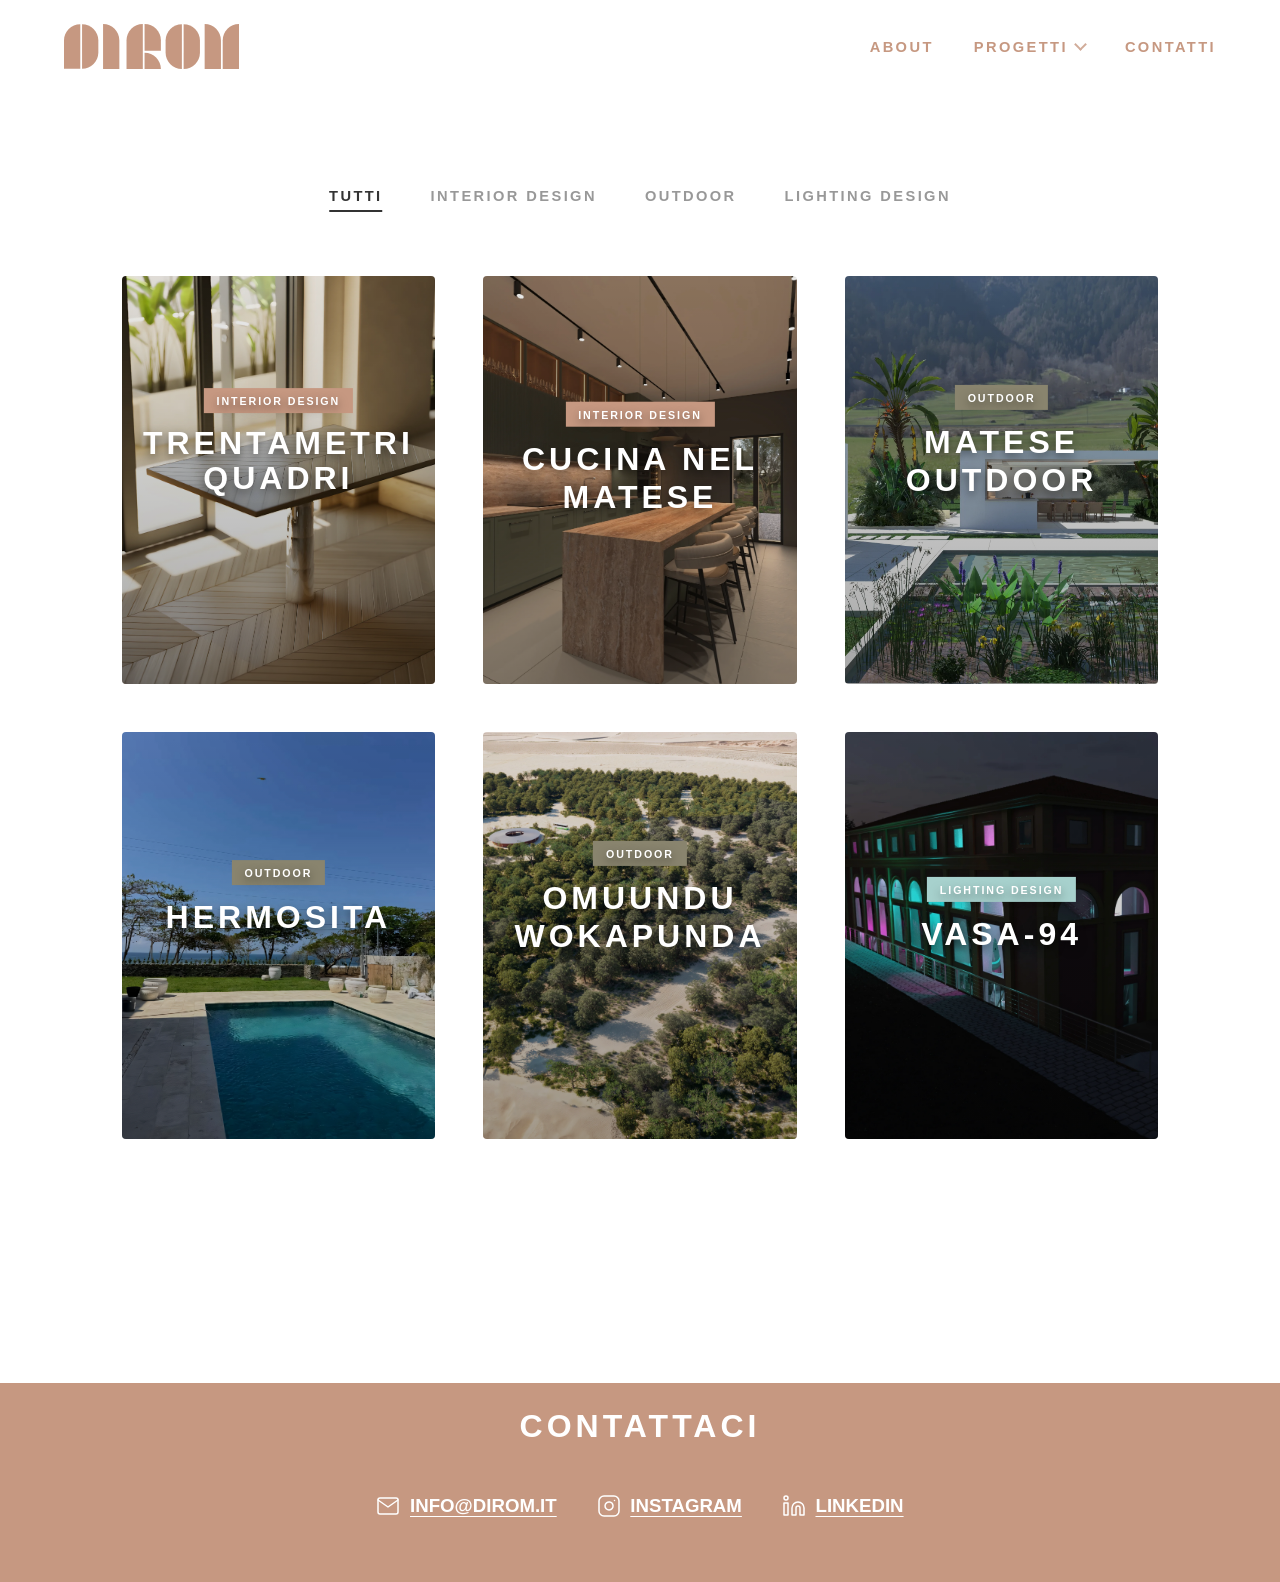
<file: progetti.html>
<!DOCTYPE html>
<html lang="it">
<head>
  <meta charset="UTF-8">
  <meta name="viewport" content="width=device-width, initial-scale=1.0">
  <title>Progetti | Studio DI ROM - Portfolio Architettura & Design</title>
  <link rel="stylesheet" href="styles.css">
  <style>
    html { -ms-overflow-style: none !important; scrollbar-width: none !important; scrollbar-color: transparent transparent !important; }
    html::-webkit-scrollbar, body::-webkit-scrollbar { display: none !important; width: 0 !important; height: 0 !important; background: transparent !important; }
  </style>
  <link rel="canonical" href="https://www.dirom.it/progetti.html">

  <!-- SEO Basics -->
  <meta name="description" content="Esplora i progetti realizzati dallo Studio DI ROM di Roman Marcucci: design residenziale, spazi esterni d'avanguardia e soluzioni luce professionali.">
  <meta name="keywords" content="Roman Marcucci, Studio DI ROM, DI ROM design Roma, Architetto d'interni Roma, Lighting designer Roma">
  <meta name="author" content="Roman Marcucci">
  <meta name="language" content="IT">
  <meta name="robots" content="index, follow">

  <!-- Open Graph for Social Media Sharing -->
  <meta property="og:title" content="Progetti | Studio DI ROM - Portfolio Architettura & Design">
  <meta property="og:description" content="Esplora i progetti realizzati dallo Studio DI ROM di Roman Marcucci: design residenziale, spazi esterni d'avanguardia e soluzioni luce professionali.">
  <meta property="og:type" content="website">
  <meta property="og:url" content="https://www.dirom.it/progetti.html">
  <meta property="og:image" content="https://www.dirom.it/assets/real_interior.webp">
</head>
<body class="theme-default">

    <nav class="navbar" id="navbar">
      <div class="navbar-inner">
        <a href="./" class="nav-logo-link"><img loading="lazy" src="assets/logo-C69881.svg" alt="DI ROM Logo"></a>
        <a href="about.html">ABOUT</a>
        <div class="dropdown">
          <button class="dropbtn" id="progetti-menu-btn">PROGETTI</button>
          <div class="dropdown-content">
            <a href="progetti.html" class="all-projects-link">TUTTI I PROGETTI</a>
            <a href="interior-design.html">INTERIOR DESIGN</a>
            <a href="outdoor.html">OUTDOOR</a>
            <a href="lighting.html">LIGHTING DESIGN</a>
          </div>
        </div>
        <a href="contatti.html">CONTATTI</a>
      </div>
    </nav>


  <main>
    <section class="page-content" style="padding-top: 20vh; padding-bottom: 20vh;">
      <!-- Navigazione Filtri -->
      <div class="filter-nav reveal">
        <button class="filter-btn active" data-filter="all">Tutti</button>
        <button class="filter-btn" data-filter="interior">Interior Design</button>
        <button class="filter-btn" data-filter="outdoor">Outdoor</button>
        <button class="filter-btn" data-filter="lighting">Lighting Design</button>
      </div>

      <div class="progetti-grid">
        <!-- Card 1: Interior -->
        <a href="progetto-trentametriquadri.html" class="progetto-card reveal reveal-delay-1" data-category="interior">
          <img loading="lazy" src="assets/trentametriquadri_8.webp" alt="Trentametriquadri">
          <div class="card-content">
            <span class="project-category-tag tag-interior">Interior Design</span>
            <h3 style="line-height: 1.1;">TRENTAMETRI<br>QUADRI</h3>
            <p>Micro-living: L'arte dell'essenziale</p>
          </div>
        </a>

        <!-- Card 2: Interior -->
        <a href="progetto-interior.html" class="progetto-card reveal reveal-delay-2" data-category="interior">
          <img loading="lazy" src="assets/cucina_nel_matese.webp" alt="Cucina nel Matese">
          <div class="card-content">
            <span class="project-category-tag tag-interior">Interior Design</span>
            <h3>CUCINA NEL MATESE</h3>
            <p>Simbiosi tra interno ed esterno</p>
          </div>
        </a>

        <!-- Card 3: Outdoor -->
        <a href="progetto-outdoor.html" class="progetto-card reveal reveal-delay-3" data-category="outdoor">
          <img loading="lazy" src="assets/matese_outdoor.webp" alt="Matese Outdoor">
          <div class="card-content">
            <span class="project-category-tag tag-outdoor">Outdoor</span>
            <h3>MATESE OUTDOOR</h3>
            <p>Architettura e Natura in Equilibrio</p>
          </div>
        </a>

        <!-- Card 4: Outdoor (Hermosita) -->
        <a href="progetto-hermosita.html" class="progetto-card reveal reveal-delay-4" data-category="outdoor">
          <img loading="lazy" src="assets/hermosita_3.webp" alt="Hermosita">
          <div class="card-content">
            <span class="project-category-tag tag-outdoor">Outdoor</span>
            <h3>HERMOSITA</h3>
            <p>Un dialogo armonico tra design moderno e natura tropicale</p>
          </div>
        </a>

        <!-- Card 5: Outdoor (Omuundu Wokapunda) -->
        <a href="progetto-omuundu.html" class="progetto-card reveal reveal-delay-5" data-category="outdoor">
          <img loading="lazy" src="assets/omuundu_cover.webp" alt="Omuundu Wokapunda">
          <div class="card-content">
            <span class="project-category-tag tag-outdoor">Outdoor</span>
            <h3>OMUUNDU WOKAPUNDA</h3>
            <p>Hub ecosostenibile per nomadi digitali nel deserto della Namibia</p>
          </div>
        </a>


        <!-- Card 6: Lighting -->
        <a href="progetto-lighting.html" class="progetto-card reveal reveal-delay-6" data-category="lighting">
          <img loading="lazy" src="assets/vasa_94.webp" alt="VASA-94" style="object-position: 30% center;">
          <div class="card-content">
            <span class="project-category-tag tag-lighting">Lighting Design</span>
            <h3>VASA-94</h3>
            <p>Villa Ada Space Ark 94</p>
          </div>
        </a>
      </div>
    </section>
  </main>

  <footer class="contact-banner">
    <h2>CONTATTACI</h2>
    <div class="contact-info">
      <div style="display: flex; gap: 2.5rem; justify-content: center; align-items: center; flex-wrap: wrap; margin-top: 1rem; font-family: 'Lato', sans-serif; text-transform: uppercase;">
        <a href="#" onclick="apriPosta(event);" title="Invia Mail" style="display: inline-flex; align-items: center; gap: 0.6rem; color: inherit; text-decoration: underline; text-underline-offset: 4px; transition: opacity 0.3s; font-size: inherit; font-weight: inherit;" onmouseover="this.style.opacity='0.7'" onmouseout="this.style.opacity='1'">
          <svg width="24" height="24" viewBox="0 0 24 24" fill="none" stroke="currentColor" stroke-width="1.5" stroke-linecap="round" stroke-linejoin="round">
            <path d="M4 4h16c1.1 0 2 .9 2 2v12c0 1.1-.9 2-2 2H4c-1.1 0-2-.9-2-2V6c0-1.1.9-2 2-2z"></path>
            <polyline points="22,6 12,13 2,6"></polyline>
          </svg>
          <span style="font-size: 14pt;">INFO@DIROM.IT</span>
        </a>
        <a href="https://www.instagram.com/di_rom_design/" target="_blank" rel="noopener noreferrer" title="Visita Instagram" style="display: inline-flex; align-items: center; gap: 0.6rem; color: inherit; text-decoration: underline; text-underline-offset: 4px; transition: opacity 0.3s; font-size: inherit; font-weight: inherit;" onmouseover="this.style.opacity='0.7'" onmouseout="this.style.opacity='1'">
           <svg width="24" height="24" viewBox="0 0 24 24" fill="none" stroke="currentColor" stroke-width="1.5" stroke-linecap="round" stroke-linejoin="round">
             <rect x="2" y="2" width="20" height="20" rx="5" ry="5"></rect>
             <path d="M16 11.37A4 4 0 1 1 12.63 8 4 4 0 0 1 16 11.37z"></path>
             <line x1="17.5" y1="6.5" x2="17.51" y2="6.5"></line>
           </svg>
           <span style="font-size: 14pt;">INSTAGRAM</span>
        </a>
        <a href="https://www.linkedin.com/company/di-rom/" target="_blank" rel="noopener noreferrer" title="Visita LinkedIn" style="display: inline-flex; align-items: center; gap: 0.6rem; color: inherit; text-decoration: underline; text-underline-offset: 4px; transition: opacity 0.3s; font-size: inherit; font-weight: inherit;" onmouseover="this.style.opacity='0.7'" onmouseout="this.style.opacity='1'">
           <svg width="24" height="24" viewBox="0 0 24 24" fill="none" stroke="currentColor" stroke-width="1.5" stroke-linecap="round" stroke-linejoin="round">
             <path d="M16 8a6 6 0 0 1 6 6v7h-4v-7a2 2 0 0 0-2-2 2 2 0 0 0-2 2v7h-4v-7a6 6 0 0 1 6-6z"></path>
             <rect x="2" y="9" width="4" height="12"></rect>
             <circle cx="4" cy="4" r="2"></circle>
           </svg>
           <span style="font-size: 14pt;">LINKEDIN</span>
        </a>
      </div>
    <div class="seo-footer-text">Studio DI ROM : Design d'avanguardia a Roma. Specializzati in interior design di lusso, progettazione outdoor e lighting design professionale. Soluzioni su misura tra cui residenziale, commerciale e concetti architettonici innovativi.</div>
      

  <script src="script.js"></script>
</body>
</html>
<!-- Layout Sync: Projects Page Verified -->
</file>
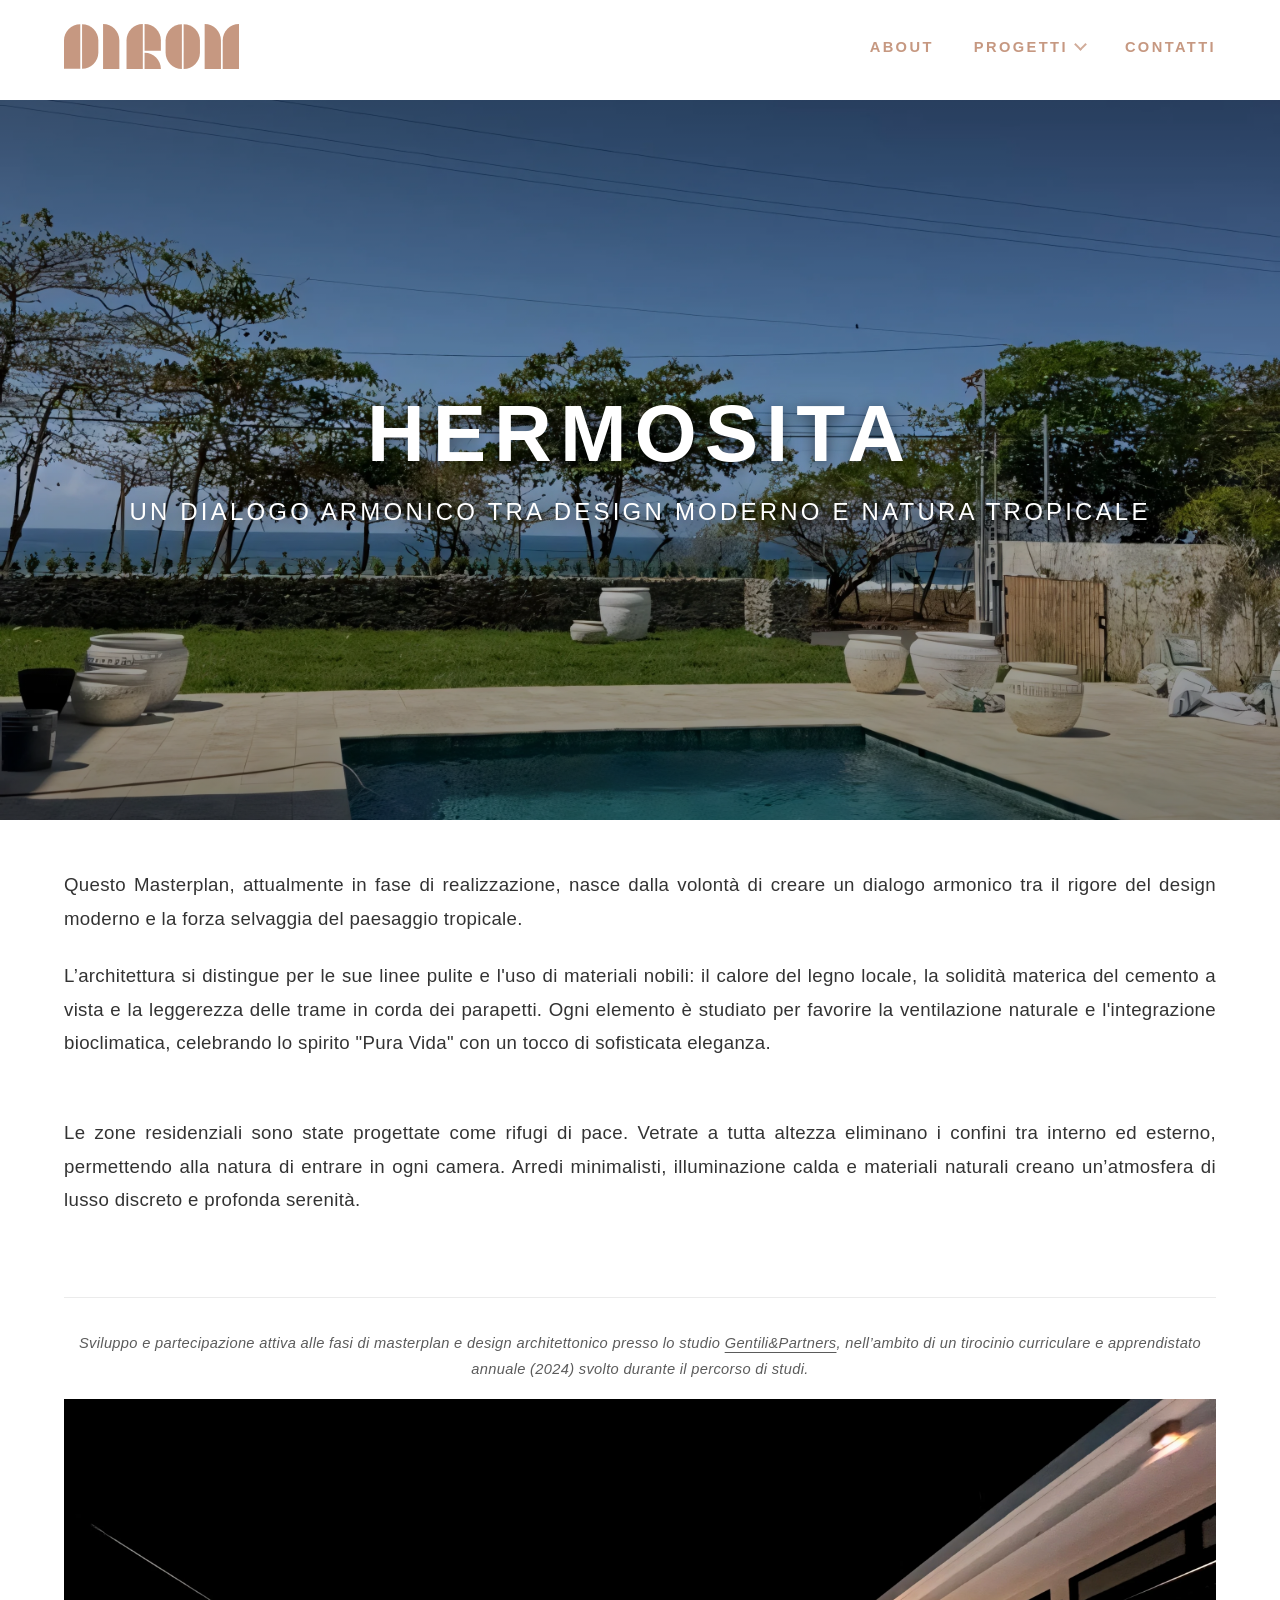
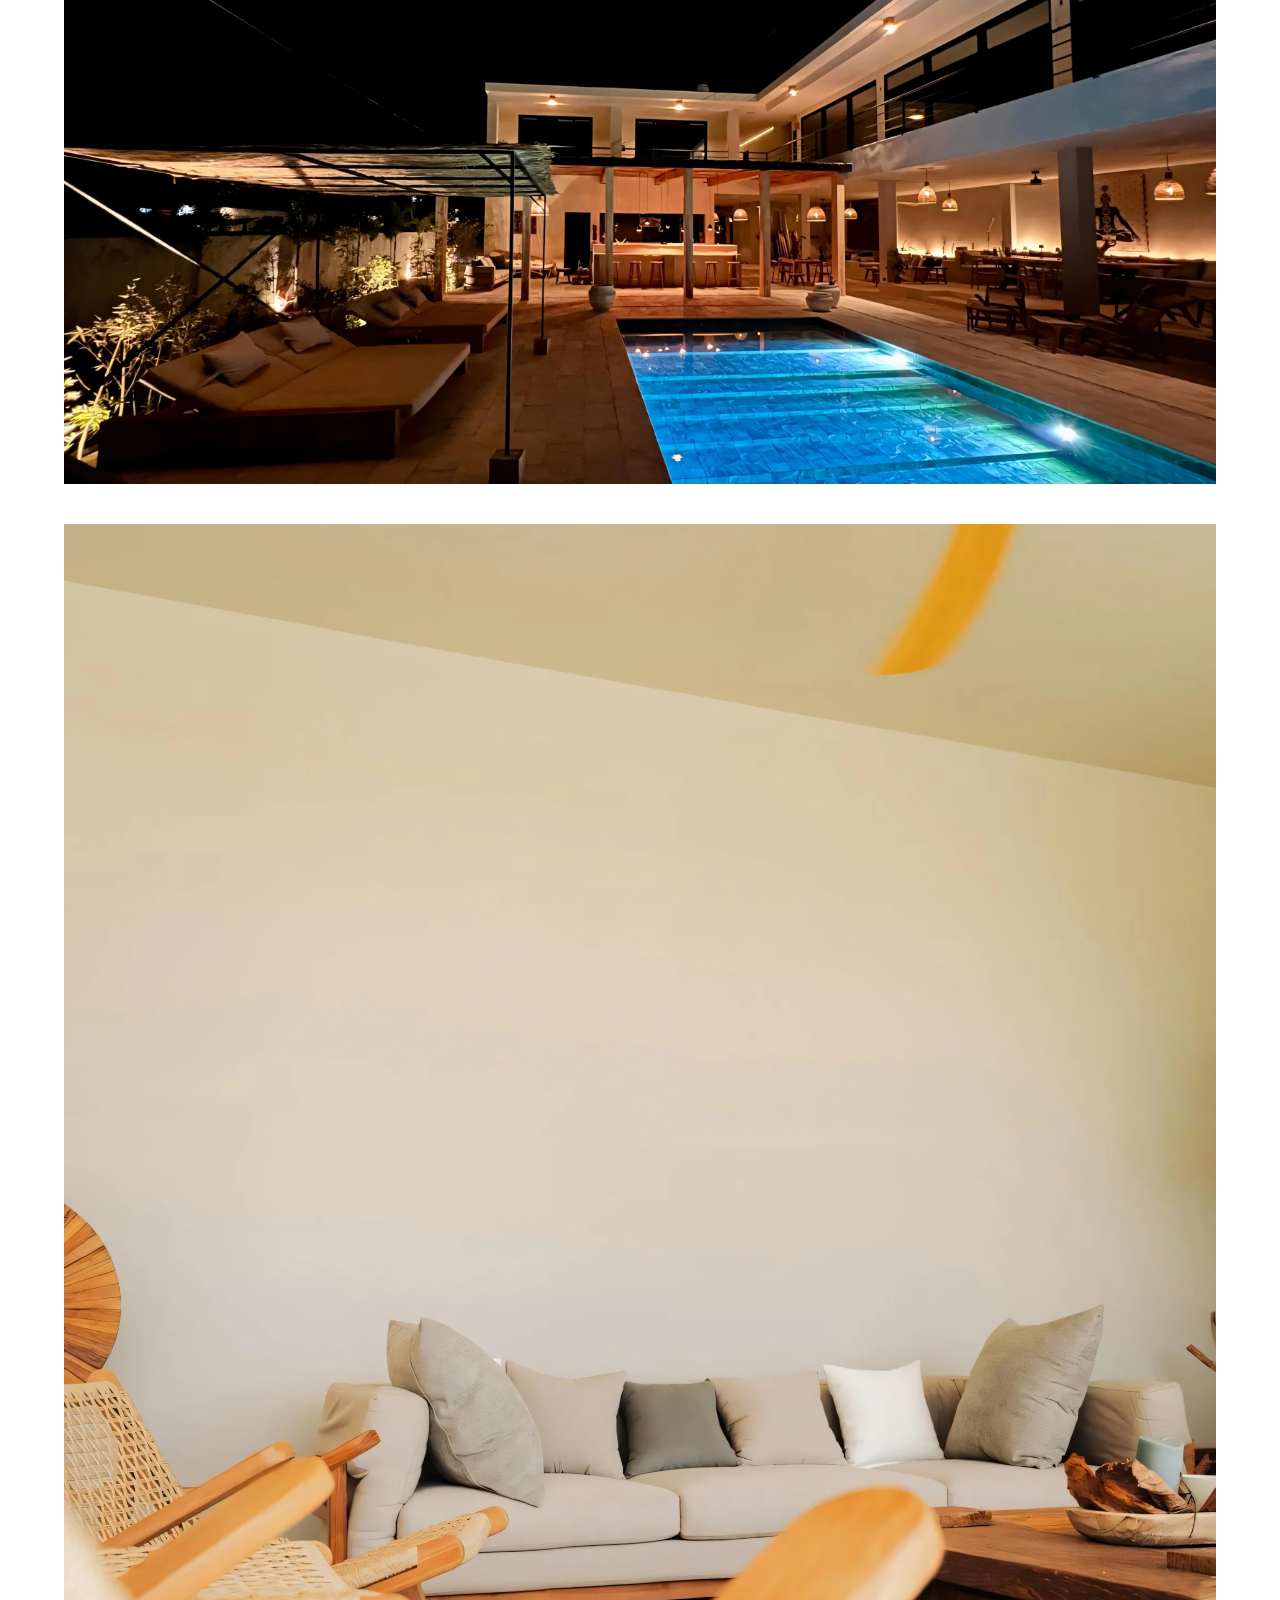
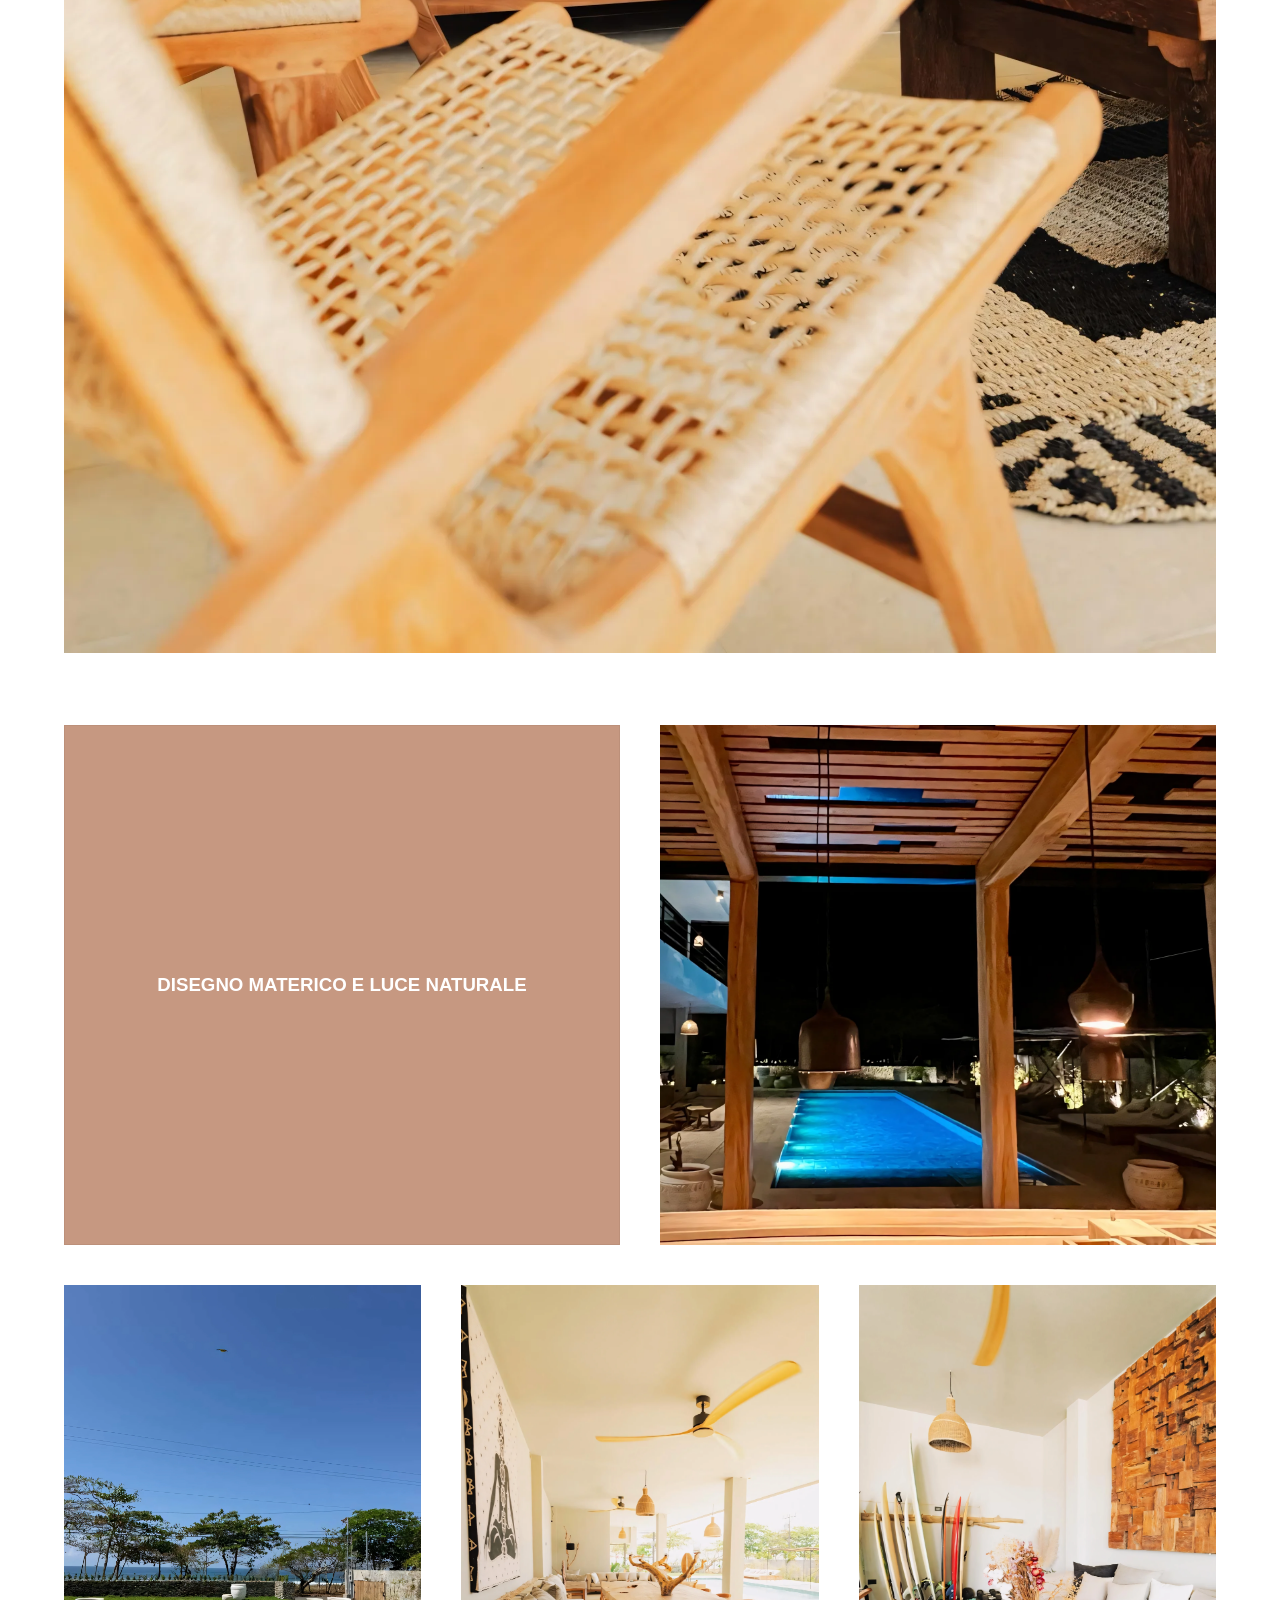
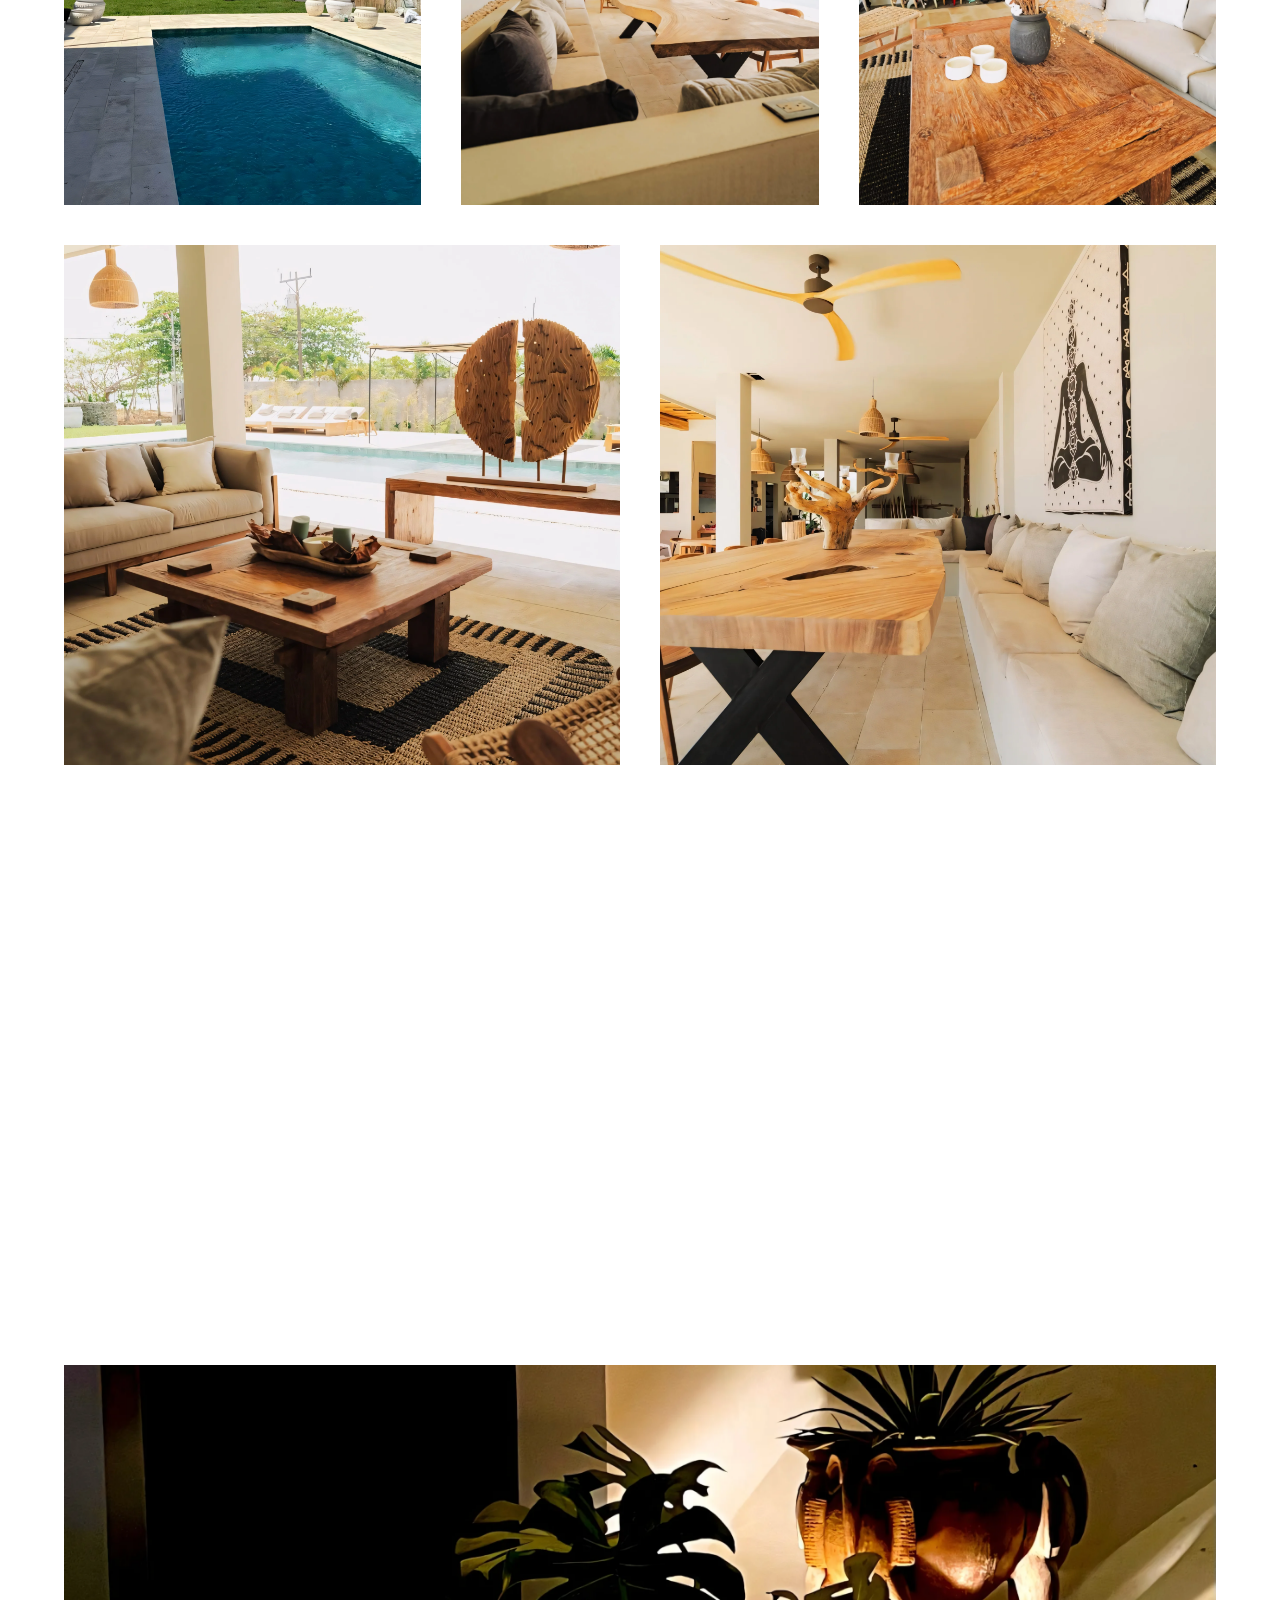
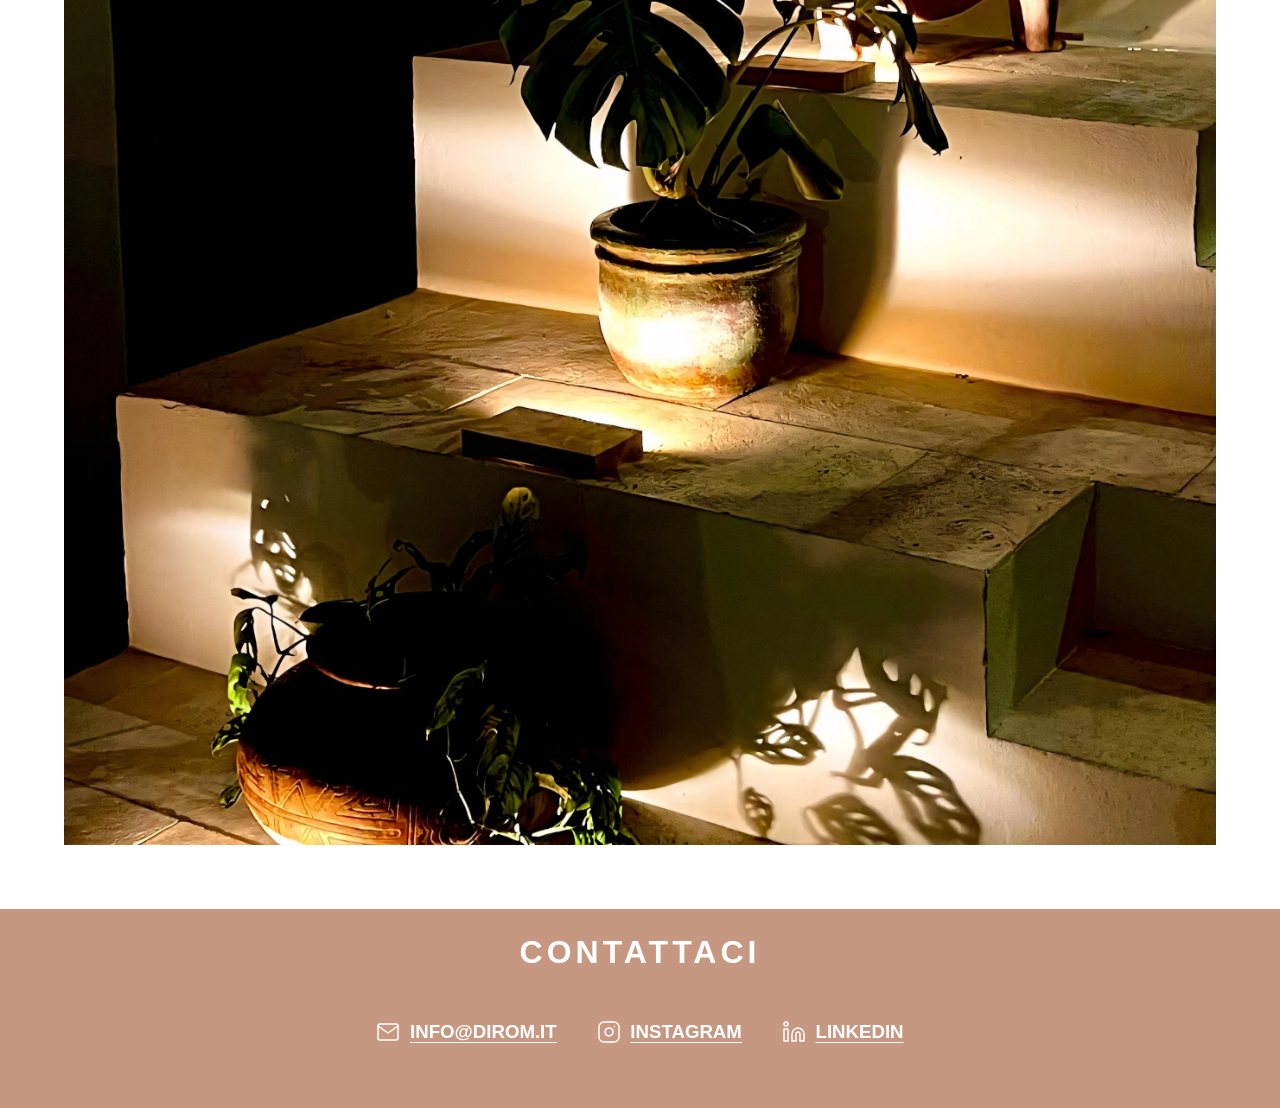
<file: progetto-hermosita.html>
<!DOCTYPE html>
<html lang="it">
<head>
  <meta charset="UTF-8">
  <meta name="viewport" content="width=device-width, initial-scale=1.0">
  <title>Progetto Hermosita | Interior Design Roma - Studio DI ROM</title>
  <link rel="stylesheet" href="styles.css">
  <style>
    html { -ms-overflow-style: none !important; scrollbar-width: none !important; scrollbar-color: transparent transparent !important; }
    html::-webkit-scrollbar, body::-webkit-scrollbar { display: none !important; width: 0 !important; height: 0 !important; background: transparent !important; }
  </style>
  <link rel="canonical" href="https://www.dirom.it/progetto-hermosita.html">

  <!-- SEO Basics -->
  <meta name="description" content="Scopri Hermosita, un progetto residenziale di interior design a Roma firmato Roman Marcucci. Armonie minimaliste e selezione di materiali pregiati.">
  <meta name="keywords" content="Interior designer Roma, Architetto d'interni Roma, Architetto stile minimalista Roma, Roman Marcucci, Studio DI ROM">
  <meta name="author" content="Roman Marcucci">
  <meta name="language" content="IT">
  <meta name="robots" content="index, follow">

  <!-- Open Graph for Social Media Sharing -->
  <meta property="og:title" content="Progetto Hermosita | Interior Design Roma - Studio DI ROM">
  <meta property="og:description" content="Scopri Hermosita, un progetto residenziale di interior design a Roma firmato Roman Marcucci. Armonie minimaliste e selezione di materiali pregiati.">
  <meta property="og:type" content="website">
  <meta property="og:url" content="https://www.dirom.it/progetto-hermosita.html">
  <meta property="og:image" content="https://www.dirom.it/assets/hermosita_1.webp">
</head>
<body class="theme-default">

  <nav class="navbar" id="navbar">
    <div class="navbar-inner">
      <a href="./" class="nav-logo-link"><img loading="lazy" src="assets/logo-C69881.svg" alt="DI ROM Logo"></a>
      <a href="about.html">ABOUT</a>
      <div class="dropdown">
        <button class="dropbtn" id="progetti-menu-btn">PROGETTI</button>
        <div class="dropdown-content">
            <a href="progetti.html" class="all-projects-link">TUTTI I PROGETTI</a>
            <a href="interior-design.html">INTERIOR DESIGN</a>
          <a href="outdoor.html">OUTDOOR</a>
          <a href="lighting.html">LIGHTING DESIGN</a>
        </div>
      </div>
      <a href="contatti.html">CONTATTI</a>
    </div>
  </nav>

  <main class="editorial-layout">
    <section class="project-hero reveal" style="background-image: url('assets/hermosita_3.webp');">
      <h1>HERMOSITA</h1>
      <p>Un dialogo armonico tra design moderno e natura tropicale</p>
    </section>

    <!-- Blocco Testo 1: Introduzione -->
    <div class="project-description description-chunk-1 reveal">
      <p style="margin-bottom: 1.5rem; text-transform: none; font-weight: normal;">Questo Masterplan, attualmente in fase di realizzazione, nasce dalla volontà di creare un dialogo armonico tra il rigore del design moderno e la forza selvaggia del paesaggio tropicale.</p>
      <p style="margin-bottom: 1.5rem; text-transform: none; font-weight: normal;">L’architettura si distingue per le sue linee pulite e l'uso di materiali nobili: il calore del legno locale, la solidità materica del cemento a vista e la leggerezza delle trame in corda dei parapetti. Ogni elemento è studiato per favorire la ventilazione naturale e l'integrazione bioclimatica, celebrando lo spirito "Pura Vida" con un tocco di sofisticata eleganza.</p>
    </div>

    <!-- Immagine Promossa 1: Banner Masterplan -->
    <img loading="lazy" src="assets/hermosita_1.webp" class="promoted-image-1 grid-full lightbox-trigger reveal" alt="Hermosita Masterplan View">

    <!-- Blocco Testo 2: Residenziale -->
    <div class="project-description description-chunk-2 reveal">
      <p style="margin-bottom: 3rem; text-transform: none; font-weight: normal;">Le zone residenziali sono state progettate come rifugi di pace. Vetrate a tutta altezza eliminano i confini tra interno ed esterno, permettendo alla natura di entrare in ogni camera. Arredi minimalisti, illuminazione calda e materiali naturali creano un’atmosfera di lusso discreto e profonda serenità.</p>
    </div>

    <!-- Immagine Promossa 2: Banner Centrale Interni -->
    <img loading="lazy" src="assets/hermosita_9.webp" class="promoted-image-2 grid-full lightbox-trigger reveal" alt="Hermosita Interior Banner">

    <!-- Blocco Testo 3: Crediti -->
    <div class="project-description description-chunk-3 reveal">
      <p style="font-size: 11pt; border-top: 1px solid rgba(0,0,0,0.1); padding-top: 2rem; font-style: italic; opacity: 0.8; text-align: center;">
        Sviluppo e partecipazione attiva alle fasi di masterplan e design architettonico presso lo studio 
        <a href="https://www.instagram.com/gentiliandpartners/" target="_blank" style="text-decoration: underline; color: inherit; font-weight: 500;">Gentili&Partners</a>, 
        nell’ambito di un tirocinio curriculare e apprendistato annuale (2024) svolto durante il percorso di studi.
      </p>
    </div>

    <section class="gallery">
      <!-- Riga 2: Coppia (50% + 50%) -->
      <div class="gallery-text-block grid-1-2 reveal">
        DISEGNO MATERICO E LUCE NATURALE
      </div>
      <img loading="lazy" src="assets/hermosita_2.webp" class="grid-1-2 lightbox-trigger reveal" alt="Hermosita 2">
      
      <!-- Riga 3: Terzetto (33% * 3) -->
      <img loading="lazy" src="assets/hermosita_3.webp" class="grid-1-3 lightbox-trigger reveal" alt="Hermosita 3">
      <img loading="lazy" src="assets/hermosita_4.webp" class="grid-1-3 lightbox-trigger reveal" alt="Hermosita 4">
      <img loading="lazy" src="assets/hermosita_5.webp" class="grid-1-3 lightbox-trigger reveal" alt="Hermosita 5">

      <!-- Riga 4: Coppia -->
      <img loading="lazy" src="assets/hermosita_6.webp" class="grid-1-2 lightbox-trigger reveal" alt="Hermosita 6">
      <img loading="lazy" src="assets/hermosita_10.webp" class="grid-1-2 lightbox-trigger reveal" alt="Hermosita 10">

      <!-- Riga 6: Terzetto -->
      <img loading="lazy" src="assets/hermosita_11.webp" class="grid-1-3 lightbox-trigger reveal" alt="Hermosita 11">
      <div class="gallery-text-block grid-1-3 reveal" style="font-size: 12pt;">
        "L'ARCHITETTURA È IL GIOCO SAPIENTE DEI VOLUMI SOTTO LA LUCE."
      </div>
      <img loading="lazy" src="assets/hermosita_12.webp" class="grid-1-3 lightbox-trigger reveal" alt="Hermosita 12">

      <!-- Riga 7: Coppia -->
      <img loading="lazy" src="assets/hermosita_13.webp" class="grid-full lightbox-trigger reveal" alt="Hermosita 13">
    </section>

  </main>

  <footer class="contact-banner">
    <h2>CONTATTACI</h2>
    <div class="contact-info">
      <div style="display: flex; gap: 2.5rem; justify-content: center; align-items: center; flex-wrap: wrap; margin-top: 1rem; font-family: 'Lato', sans-serif; text-transform: uppercase;">
        <a href="#" onclick="apriPosta(event);" title="Invia Mail" style="display: inline-flex; align-items: center; gap: 0.6rem; color: inherit; text-decoration: underline; text-underline-offset: 4px; transition: opacity 0.3s; font-size: inherit; font-weight: inherit;" onmouseover="this.style.opacity='0.7'" onmouseout="this.style.opacity='1'">
          <svg width="24" height="24" viewBox="0 0 24 24" fill="none" stroke="currentColor" stroke-width="1.5" stroke-linecap="round" stroke-linejoin="round">
            <path d="M4 4h16c1.1 0 2 .9 2 2v12c0 1.1-.9 2-2 2H4c-1.1 0-2-.9-2-2V6c0-1.1.9-2 2-2z"></path>
            <polyline points="22,6 12,13 2,6"></polyline>
          </svg>
          <span style="font-size: 14pt;">INFO@DIROM.IT</span>
        </a>
        <a href="https://www.instagram.com/di_rom_design/" target="_blank" rel="noopener noreferrer" title="Visita Instagram" style="display: inline-flex; align-items: center; gap: 0.6rem; color: inherit; text-decoration: underline; text-underline-offset: 4px; transition: opacity 0.3s; font-size: inherit; font-weight: inherit;" onmouseover="this.style.opacity='0.7'" onmouseout="this.style.opacity='1'">
           <svg width="24" height="24" viewBox="0 0 24 24" fill="none" stroke="currentColor" stroke-width="1.5" stroke-linecap="round" stroke-linejoin="round">
             <rect x="2" y="2" width="20" height="20" rx="5" ry="5"></rect>
             <path d="M16 11.37A4 4 0 1 1 12.63 8 4 4 0 0 1 16 11.37z"></path>
             <line x1="17.5" y1="6.5" x2="17.51" y2="6.5"></line>
           </svg>
           <span style="font-size: 14pt;">INSTAGRAM</span>
        </a>
        <a href="https://www.linkedin.com/company/di-rom/" target="_blank" rel="noopener noreferrer" title="Visita LinkedIn" style="display: inline-flex; align-items: center; gap: 0.6rem; color: inherit; text-decoration: underline; text-underline-offset: 4px; transition: opacity 0.3s; font-size: inherit; font-weight: inherit;" onmouseover="this.style.opacity='0.7'" onmouseout="this.style.opacity='1'">
           <svg width="24" height="24" viewBox="0 0 24 24" fill="none" stroke="currentColor" stroke-width="1.5" stroke-linecap="round" stroke-linejoin="round">
             <path d="M16 8a6 6 0 0 1 6 6v7h-4v-7a2 2 0 0 0-2-2 2 2 0 0 0-2 2v7h-4v-7a6 6 0 0 1 6-6z"></path>
             <rect x="2" y="9" width="4" height="12"></rect>
             <circle cx="4" cy="4" r="2"></circle>
           </svg>
           <span style="font-size: 14pt;">LINKEDIN</span>
        </a>
      </div>
    <div class="seo-footer-text">Studio DI ROM : Design d'avanguardia a Roma. Specializzati in interior design di lusso, progettazione outdoor e lighting design professionale. Soluzioni su misura tra cui residenziale, commerciale e concetti architettonici innovativi.</div>
      

  <script src="script.js"></script>
</body>
</html>
</file>
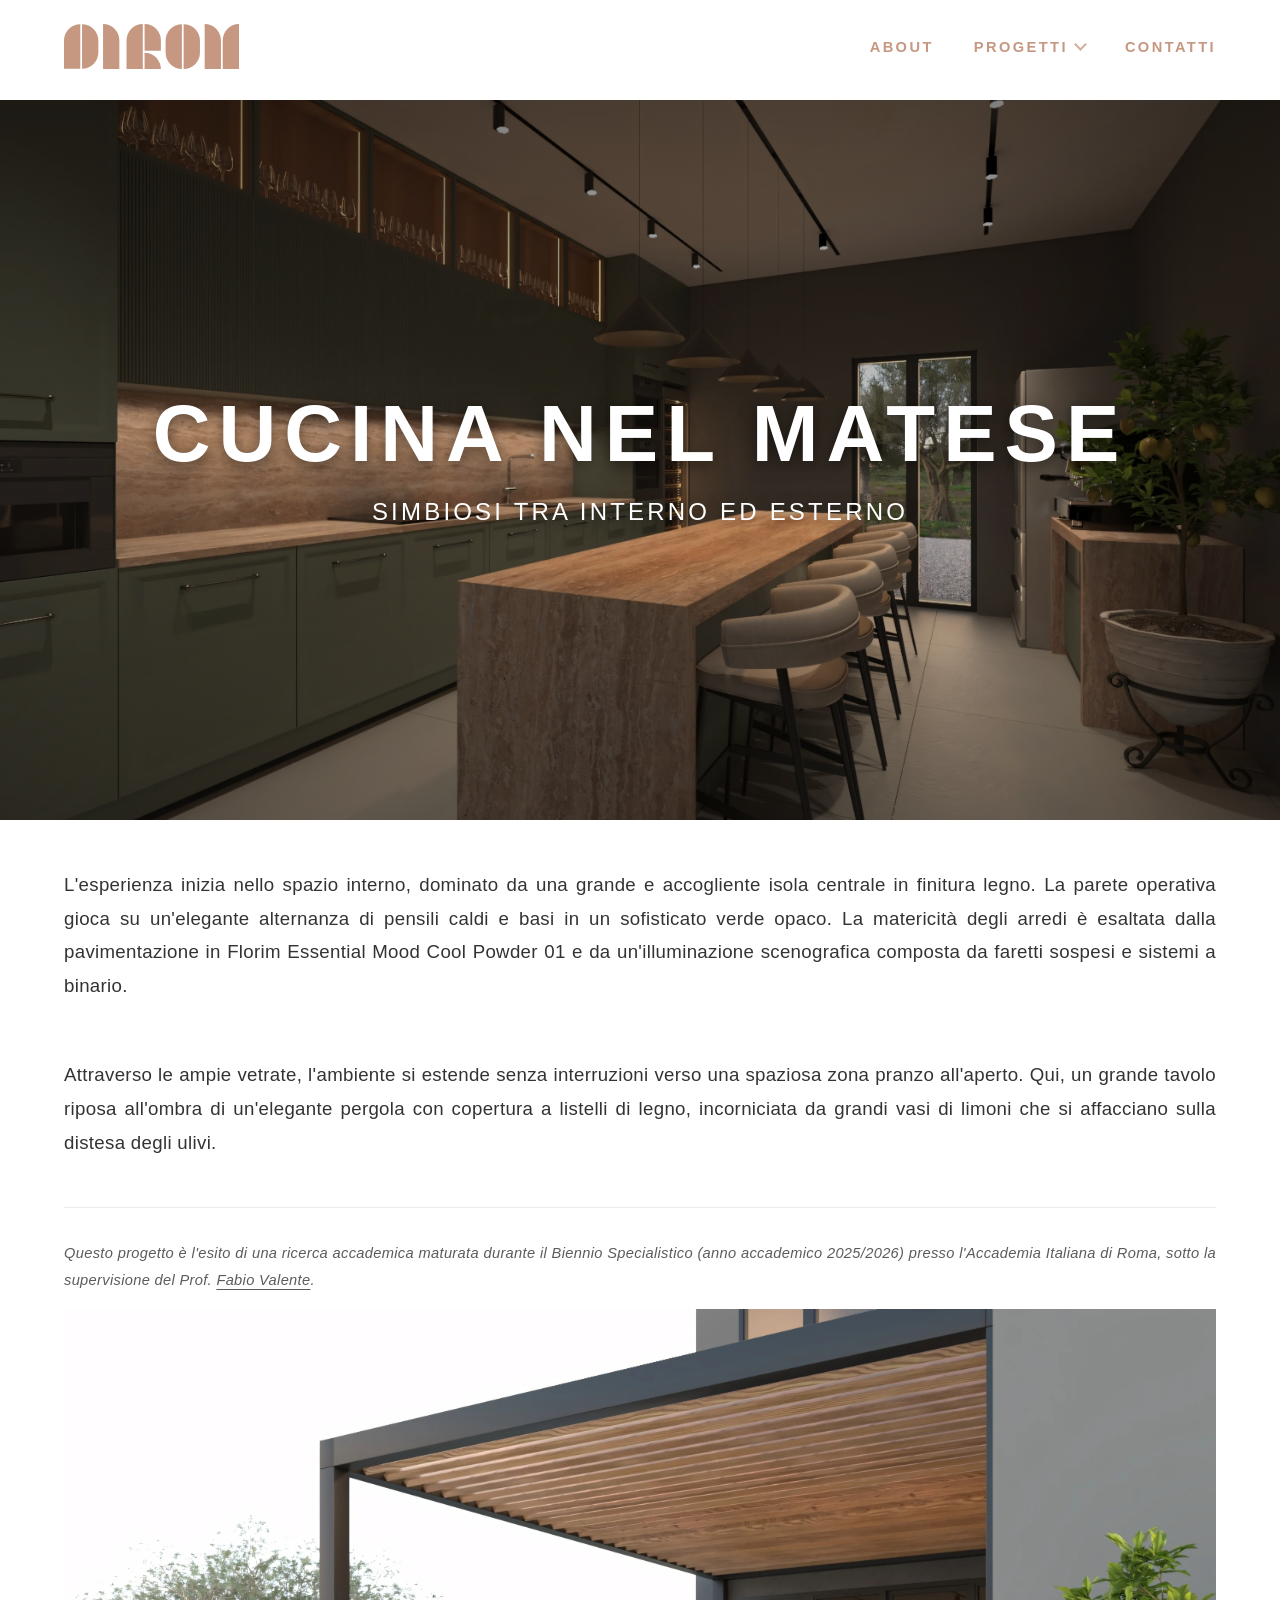
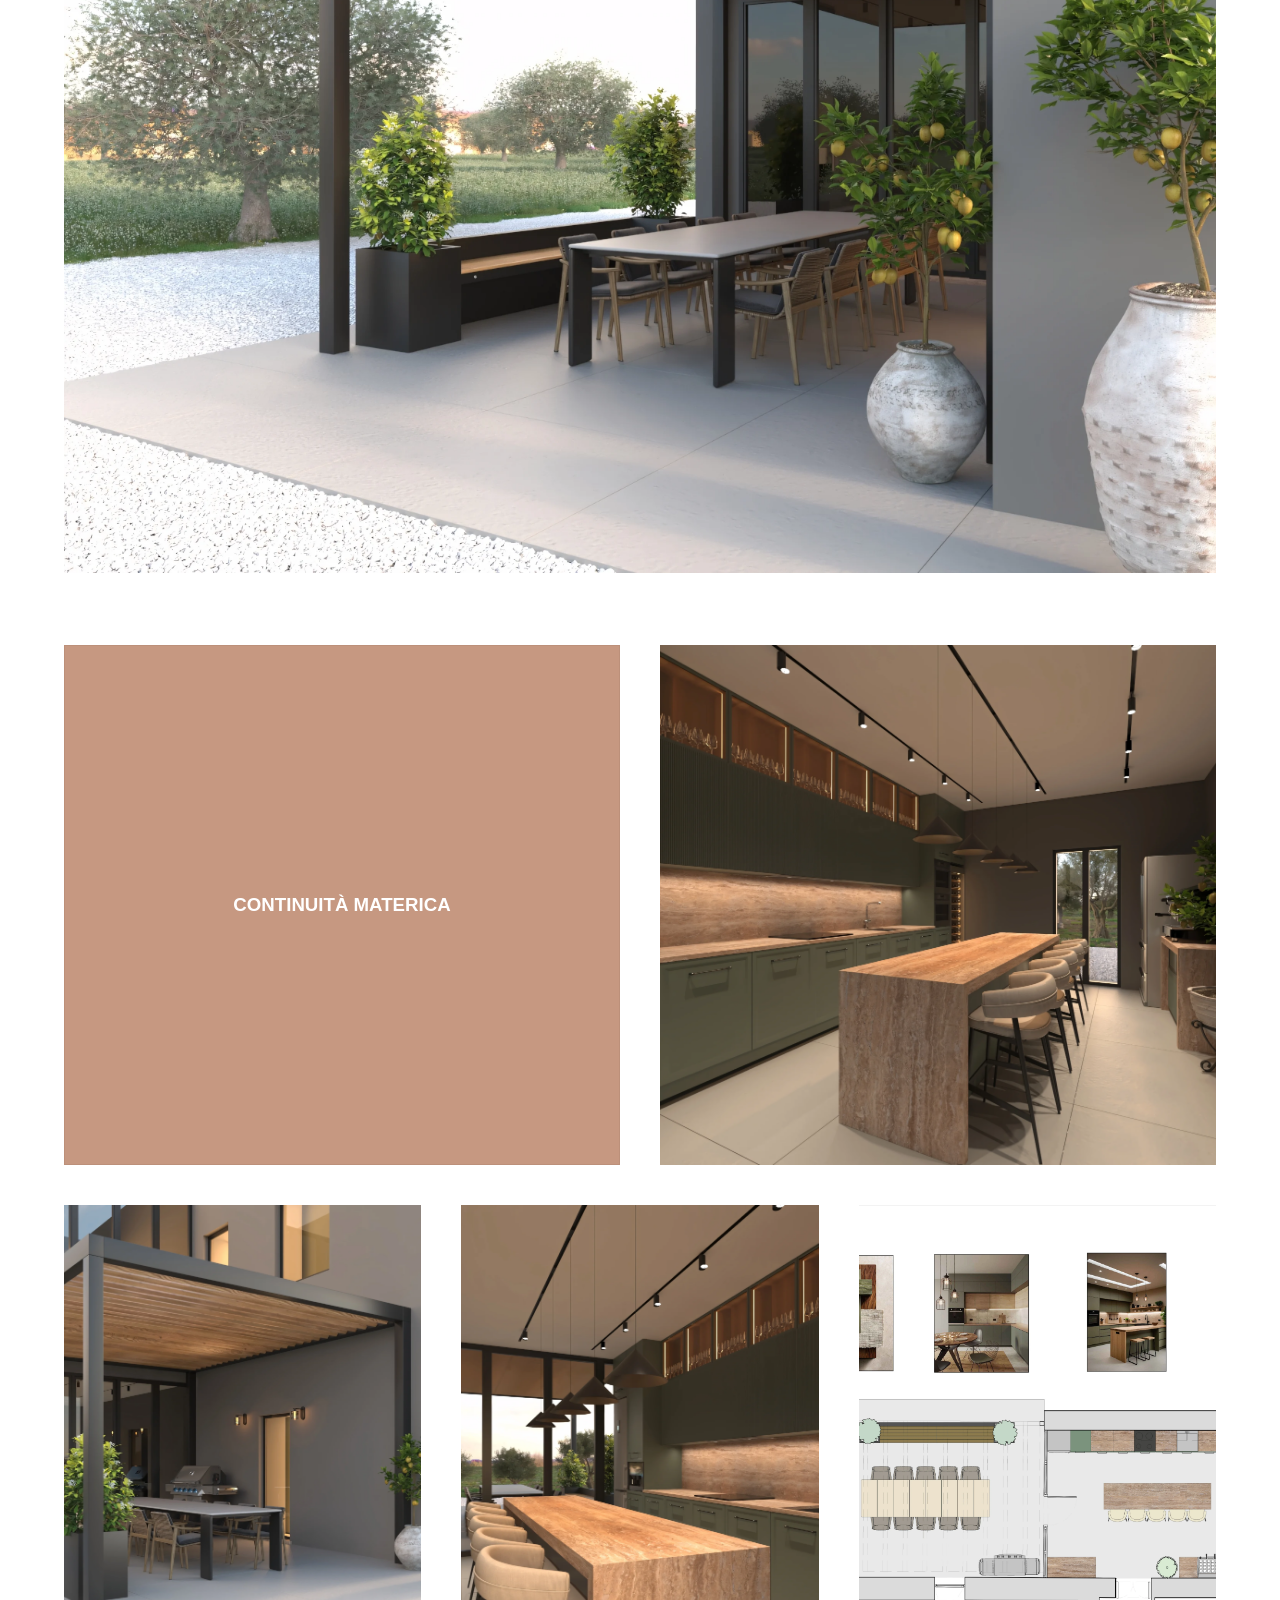
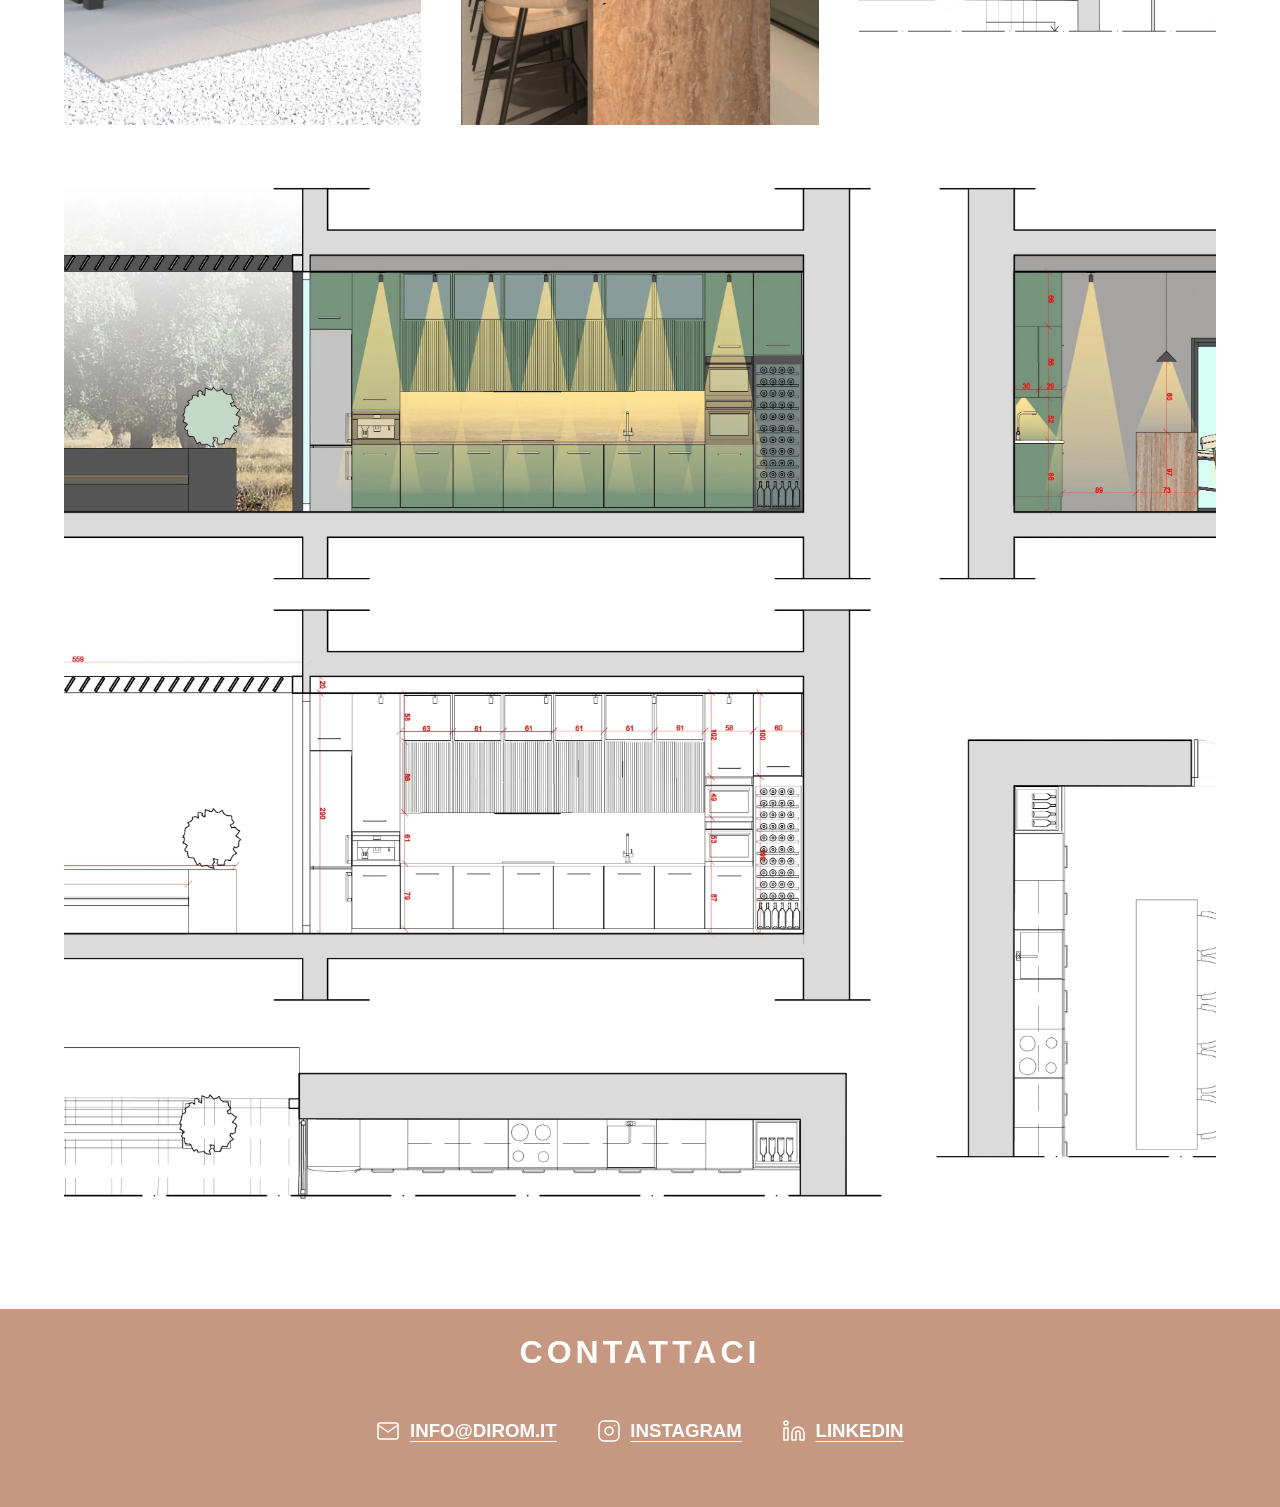
<file: progetto-interior.html>
<!DOCTYPE html>
<html lang="it">
<head>
  <meta charset="UTF-8">
  <meta name="viewport" content="width=device-width, initial-scale=1.0">
  <title>Cucina nel Matese | Progetto Interior Design - Studio DI ROM</title>
  <link rel="stylesheet" href="styles.css">
  <style>
    html { -ms-overflow-style: none !important; scrollbar-width: none !important; scrollbar-color: transparent transparent !important; }
    html::-webkit-scrollbar, body::-webkit-scrollbar { display: none !important; width: 0 !important; height: 0 !important; background: transparent !important; }
  </style>
  <link rel="canonical" href="https://www.dirom.it/progetto-interior.html">

  <!-- SEO Basics -->
  <meta name="description" content="Esplora il progetto Cucina nel Matese di Roman Marcucci. Una cucina d'avanguardia concepita come fulcro di convivialità e connessione con l'esterno.">
  <meta name="keywords" content="Roman Marcucci interior designer, Architetto d'interni Roma, Ristrutturazione appartamento Roma, Consulenza interior design Roma, Studio DI ROM">
  <meta name="author" content="Roman Marcucci">
  <meta name="language" content="IT">
  <meta name="robots" content="index, follow">

  <!-- Open Graph for Social Media Sharing -->
  <meta property="og:title" content="Cucina nel Matese | Progetto Interior Design - Studio DI ROM">
  <meta property="og:description" content="Esplora il progetto Cucina nel Matese di Roman Marcucci. Una cucina d'avanguardia concepita come fulcro di convivialità e connessione con l'esterno.">
  <meta property="og:type" content="website">
  <meta property="og:url" content="https://www.dirom.it/progetto-interior.html">
  <meta property="og:image" content="https://www.dirom.it/assets/cucina_nel_matese.webp">

  <!-- Schema.org Markup for Google -->
  <script type="application/ld+json">
    {
      "@context": "https://schema.org",
      "@type": "CreativeWork",
      "name": "CUCINA NEL MATESE",
      "author": {
        "@type": "Person",
        "name": "Roman Marcucci"
      },
      "publisher": {
        "@type": "Organization",
        "name": "DI ROM"
      },
      "url": "https://www.dirom.it/progetto-interior.html",
      "description": "Simbiosi tra interno ed esterno. Un progetto di interior design firmato Roman Marcucci nel cuore del Matese.",
      "genre": "Interior Design"
    }
    </script>
</head>
<body class="theme-default">

  <nav class="navbar" id="navbar">
    <div class="navbar-inner">
      <a href="./" class="nav-logo-link"><img loading="lazy" src="assets/logo-C69881.svg" alt="DI ROM Logo"></a>
      <a href="about.html">ABOUT</a>
      <div class="dropdown">
        <button class="dropbtn" id="progetti-menu-btn">PROGETTI</button>
        <div class="dropdown-content">
            <a href="progetti.html" class="all-projects-link">TUTTI I PROGETTI</a>
            <a href="interior-design.html">INTERIOR DESIGN</a>
          <a href="outdoor.html">OUTDOOR</a>
          <a href="lighting.html">LIGHTING DESIGN</a>
        </div>
      </div>
      <a href="contatti.html">CONTATTI</a>
    </div>
  </nav>

  <main class="editorial-layout">
    <section class="project-hero reveal" style="background-image: url('assets/cucina_nel_matese.webp');">
      <h1>CUCINA NEL MATESE</h1>
      <p>Simbiosi tra interno ed esterno</p>
    </section>

    <!-- Blocco Testo 1: L'esperienza interna -->
    <div class="project-description description-chunk-1 reveal">
      <p style="margin-bottom: 1.5rem;">L'esperienza inizia nello spazio interno, dominato da una grande e accogliente isola centrale in finitura legno. La parete operativa gioca su un'elegante alternanza di pensili caldi e basi in un sofisticato verde opaco. La matericità degli arredi è esaltata dalla pavimentazione in Florim Essential Mood Cool Powder 01 e da un'illuminazione scenografica composta da faretti sospesi e sistemi a binario.</p>
    </div>

    <!-- Immagine Promossa 1: Visione d'insieme interna -->
    <img loading="lazy" src="assets/cucina_nel_matese_1.webp" class="promoted-image-1 grid-full lightbox-trigger reveal" alt="Cucina nel Matese Interior View">

    <!-- Blocco Testo 2: Connessione esterna -->
    <div class="project-description description-chunk-2 reveal">
      <p style="margin-bottom: 3rem;">Attraverso le ampie vetrate, l'ambiente si estende senza interruzioni verso una spaziosa zona pranzo all'aperto. Qui, un grande tavolo riposa all'ombra di un'elegante pergola con copertura a listelli di legno, incorniciata da grandi vasi di limoni che si affacciano sulla distesa degli ulivi.</p>
      
      <p style="font-size: 11pt; border-top: 1px solid rgba(137, 132, 110, 0.2); padding-top: 2rem; font-style: italic; opacity: 0.8;">
        Questo progetto è l'esito di una ricerca accademica maturata durante il Biennio Specialistico (anno accademico 2025/2026) presso l'Accademia Italiana di Roma, sotto la supervisione del Prof. 
        <a href="https://www.fabiovalente.it/" target="_blank" style="text-decoration: underline; text-underline-offset: 4px; color: inherit; font-weight: 500;">Fabio Valente</a>.
      </p>
    </div>

    <section class="gallery">
      <!-- Riga 2: Coppia / Gallery Rest -->
      <div class="gallery-text-block grid-1-2 reveal">
        CONTINUITÀ MATERICA
      </div>
      <img loading="lazy" src="assets/cucina_nel_matese_2.webp" class="grid-1-2 lightbox-trigger reveal" alt="Cucina nel Matese 2">
      
      <!-- Riga 3: Terzetto finale -->
      <img loading="lazy" src="assets/cucina_nel_matese_3.webp" class="grid-1-3 lightbox-trigger reveal" alt="Cucina nel Matese 3">
      <img loading="lazy" src="assets/cucina_nel_matese_4.webp" class="grid-1-3 lightbox-trigger reveal" alt="Cucina nel Matese 4">
      <img loading="lazy" src="assets/cucina_nel_matese_5.webp" class="grid-1-3 lightbox-trigger reveal" alt="Cucina nel Matese 5">

      <img loading="lazy" src="assets/cucina_nel_matese_6.webp" class="grid-full lightbox-trigger reveal" alt="Cucina nel Matese 6">
    </section>

  </main>

  <footer class="contact-banner">
    <h2>CONTATTACI</h2>
    <div class="contact-info">
      <div style="display: flex; gap: 2.5rem; justify-content: center; align-items: center; flex-wrap: wrap; margin-top: 1rem; font-family: 'Lato', sans-serif; text-transform: uppercase;">
        <a href="#" onclick="apriPosta(event);" title="Invia Mail" style="display: inline-flex; align-items: center; gap: 0.6rem; color: inherit; text-decoration: underline; text-underline-offset: 4px; transition: opacity 0.3s; font-size: inherit; font-weight: inherit;" onmouseover="this.style.opacity='0.7'" onmouseout="this.style.opacity='1'">
          <svg width="24" height="24" viewBox="0 0 24 24" fill="none" stroke="currentColor" stroke-width="1.5" stroke-linecap="round" stroke-linejoin="round">
            <path d="M4 4h16c1.1 0 2 .9 2 2v12c0 1.1-.9 2-2 2H4c-1.1 0-2-.9-2-2V6c0-1.1.9-2 2-2z"></path>
            <polyline points="22,6 12,13 2,6"></polyline>
          </svg>
          <span style="font-size: 14pt;">INFO@DIROM.IT</span>
        </a>
        <a href="https://www.instagram.com/di_rom_design/" target="_blank" rel="noopener noreferrer" title="Visita Instagram" style="display: inline-flex; align-items: center; gap: 0.6rem; color: inherit; text-decoration: underline; text-underline-offset: 4px; transition: opacity 0.3s; font-size: inherit; font-weight: inherit;" onmouseover="this.style.opacity='0.7'" onmouseout="this.style.opacity='1'">
           <svg width="24" height="24" viewBox="0 0 24 24" fill="none" stroke="currentColor" stroke-width="1.5" stroke-linecap="round" stroke-linejoin="round">
             <rect x="2" y="2" width="20" height="20" rx="5" ry="5"></rect>
             <path d="M16 11.37A4 4 0 1 1 12.63 8 4 4 0 0 1 16 11.37z"></path>
             <line x1="17.5" y1="6.5" x2="17.51" y2="6.5"></line>
           </svg>
           <span style="font-size: 14pt;">INSTAGRAM</span>
        </a>
        <a href="https://www.linkedin.com/company/di-rom/" target="_blank" rel="noopener noreferrer" title="Visita LinkedIn" style="display: inline-flex; align-items: center; gap: 0.6rem; color: inherit; text-decoration: underline; text-underline-offset: 4px; transition: opacity 0.3s; font-size: inherit; font-weight: inherit;" onmouseover="this.style.opacity='0.7'" onmouseout="this.style.opacity='1'">
           <svg width="24" height="24" viewBox="0 0 24 24" fill="none" stroke="currentColor" stroke-width="1.5" stroke-linecap="round" stroke-linejoin="round">
             <path d="M16 8a6 6 0 0 1 6 6v7h-4v-7a2 2 0 0 0-2-2 2 2 0 0 0-2 2v7h-4v-7a6 6 0 0 1 6-6z"></path>
             <rect x="2" y="9" width="4" height="12"></rect>
             <circle cx="4" cy="4" r="2"></circle>
           </svg>
           <span style="font-size: 14pt;">LINKEDIN</span>
        </a>
      </div>
    <div class="seo-footer-text">Studio DI ROM : Design d'avanguardia a Roma. Specializzati in interior design di lusso, progettazione outdoor e lighting design professionale. Soluzioni su misura tra cui residenziale, commerciale e concetti architettonici innovativi.</div>
      

  <script src="script.js"></script>
</body>
</html>
</file>
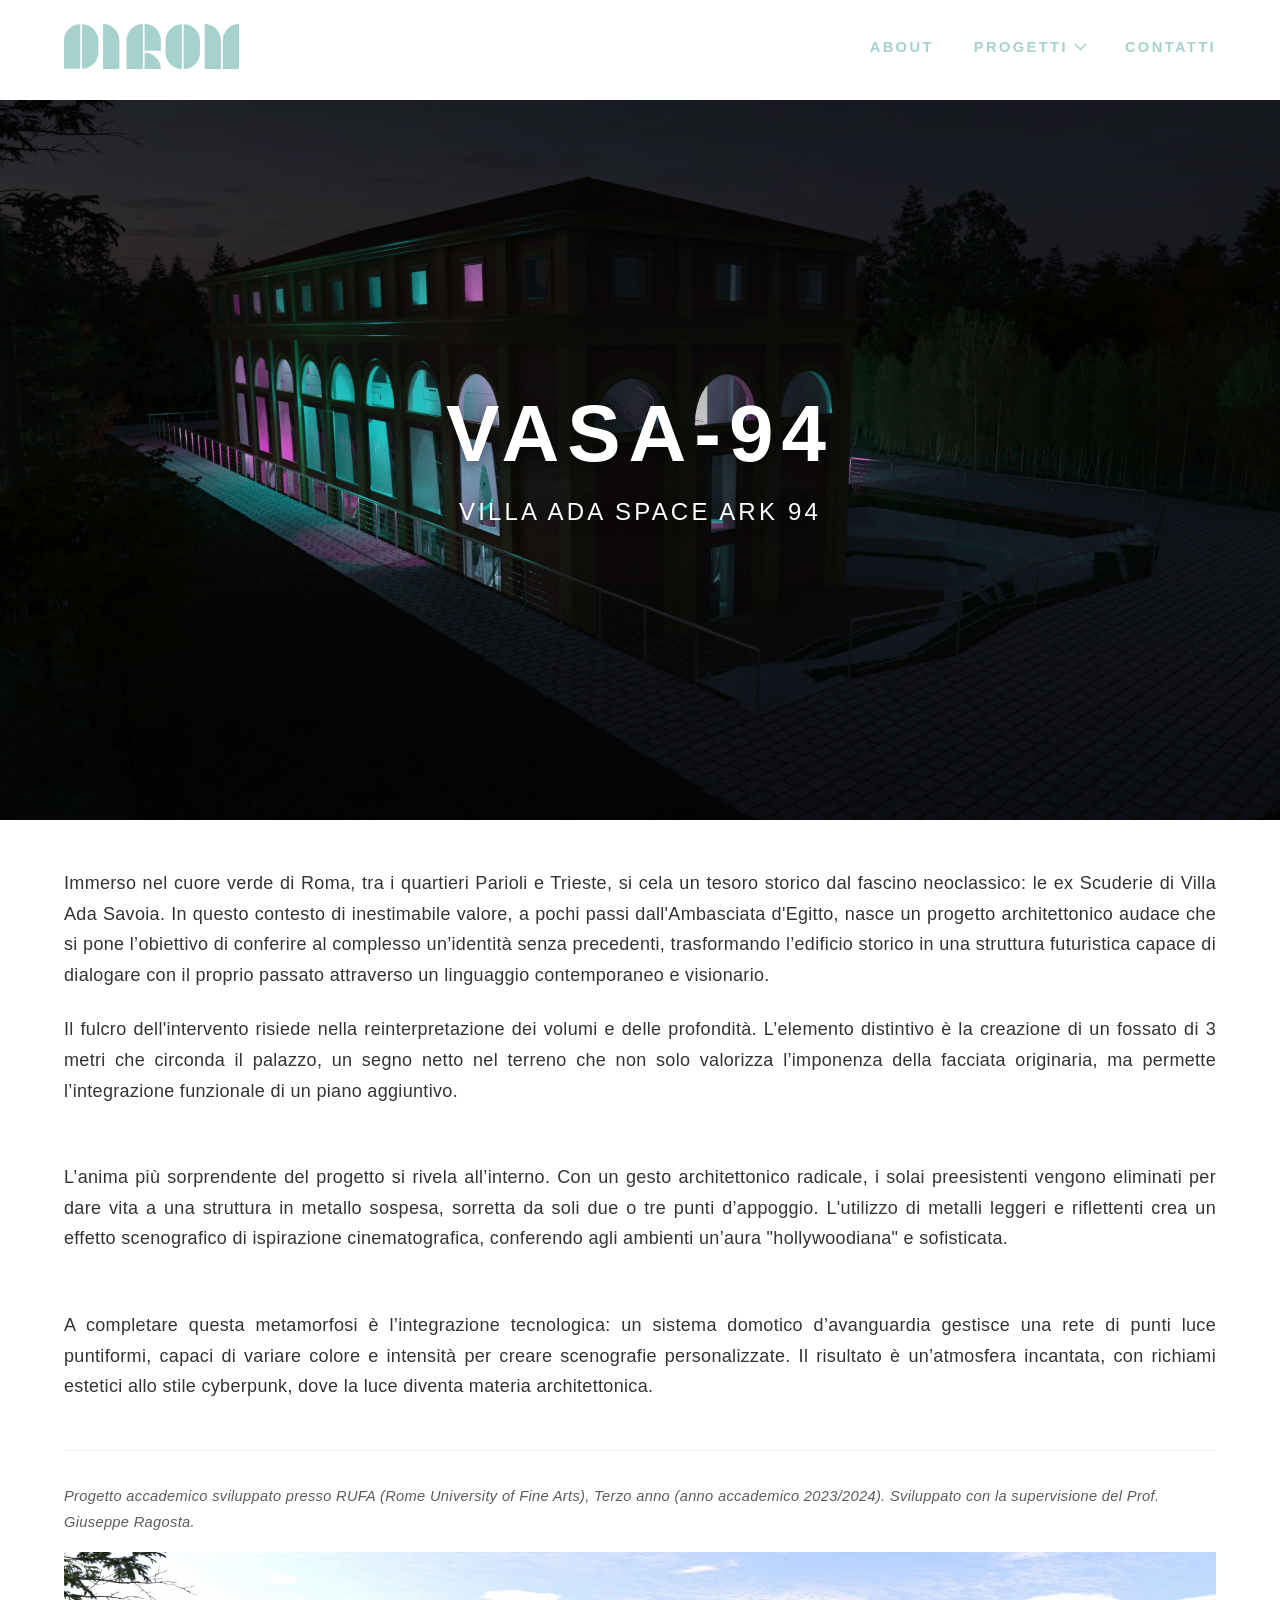
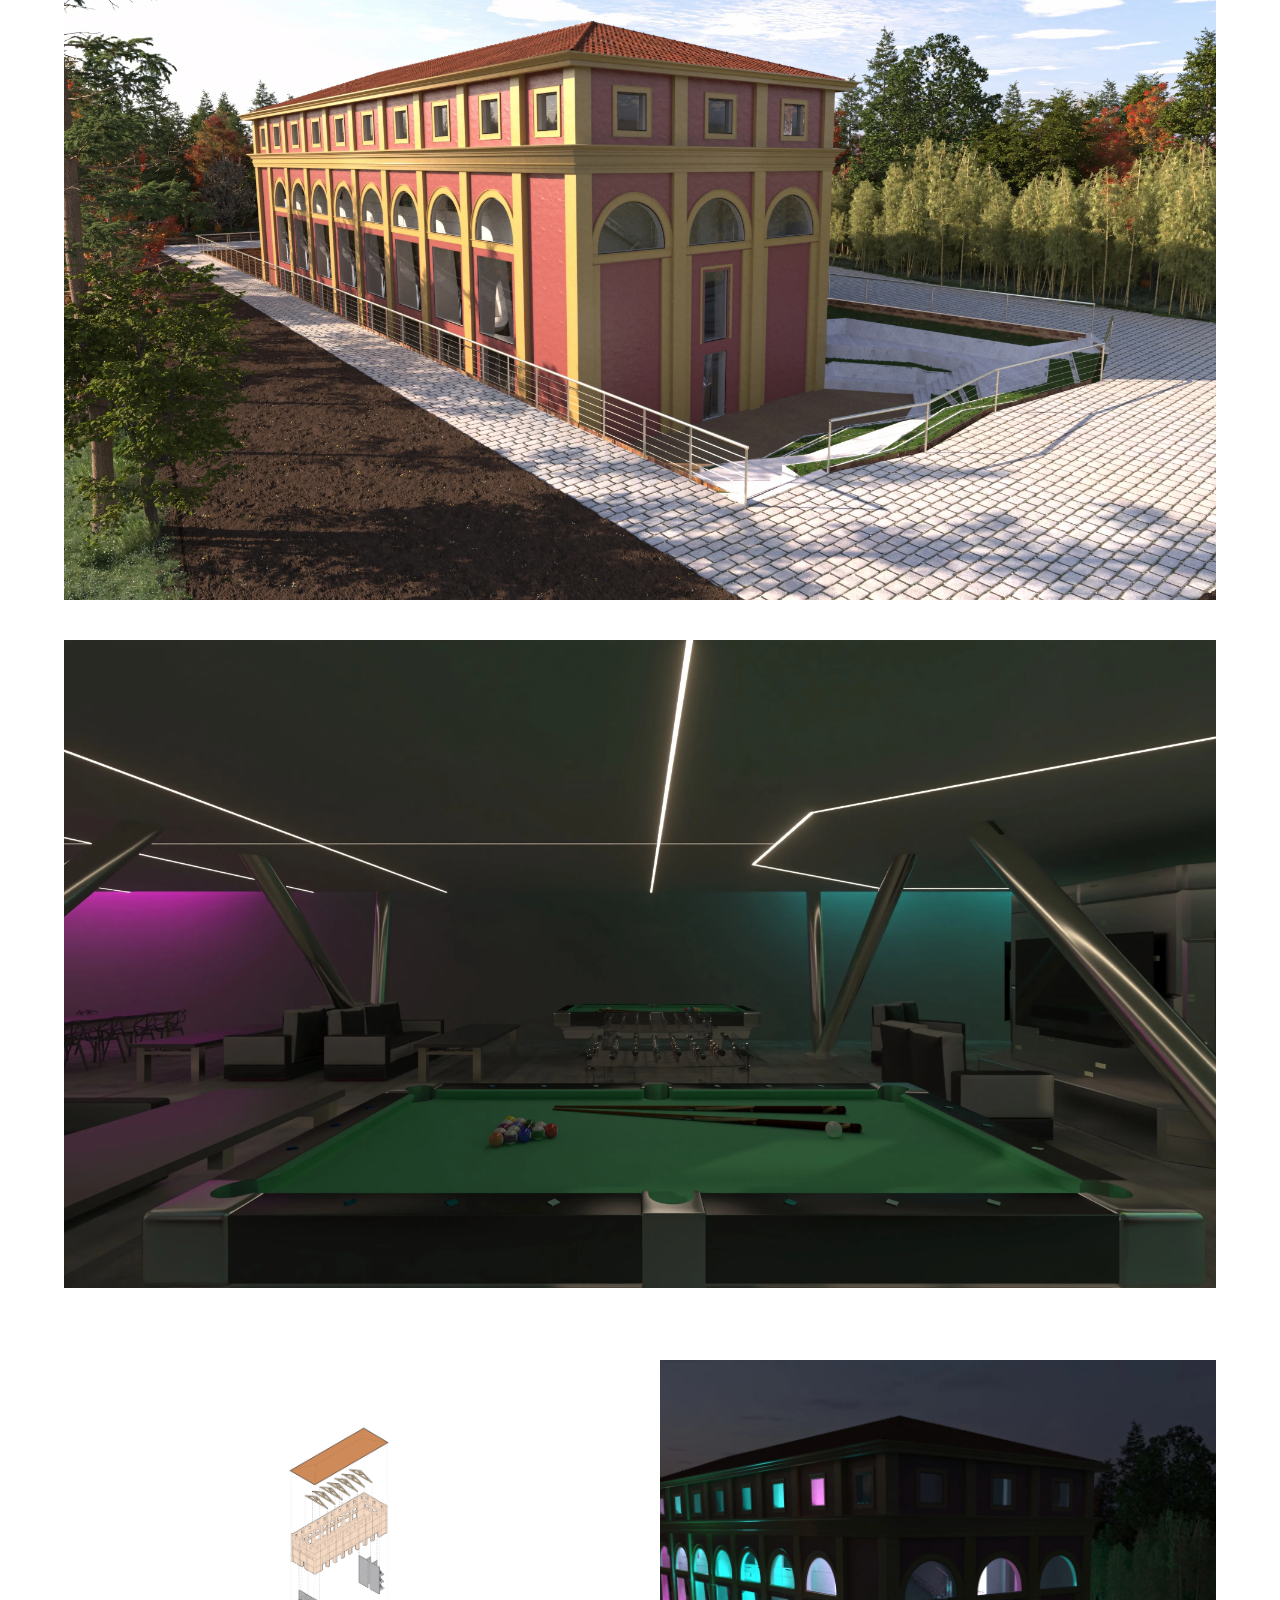
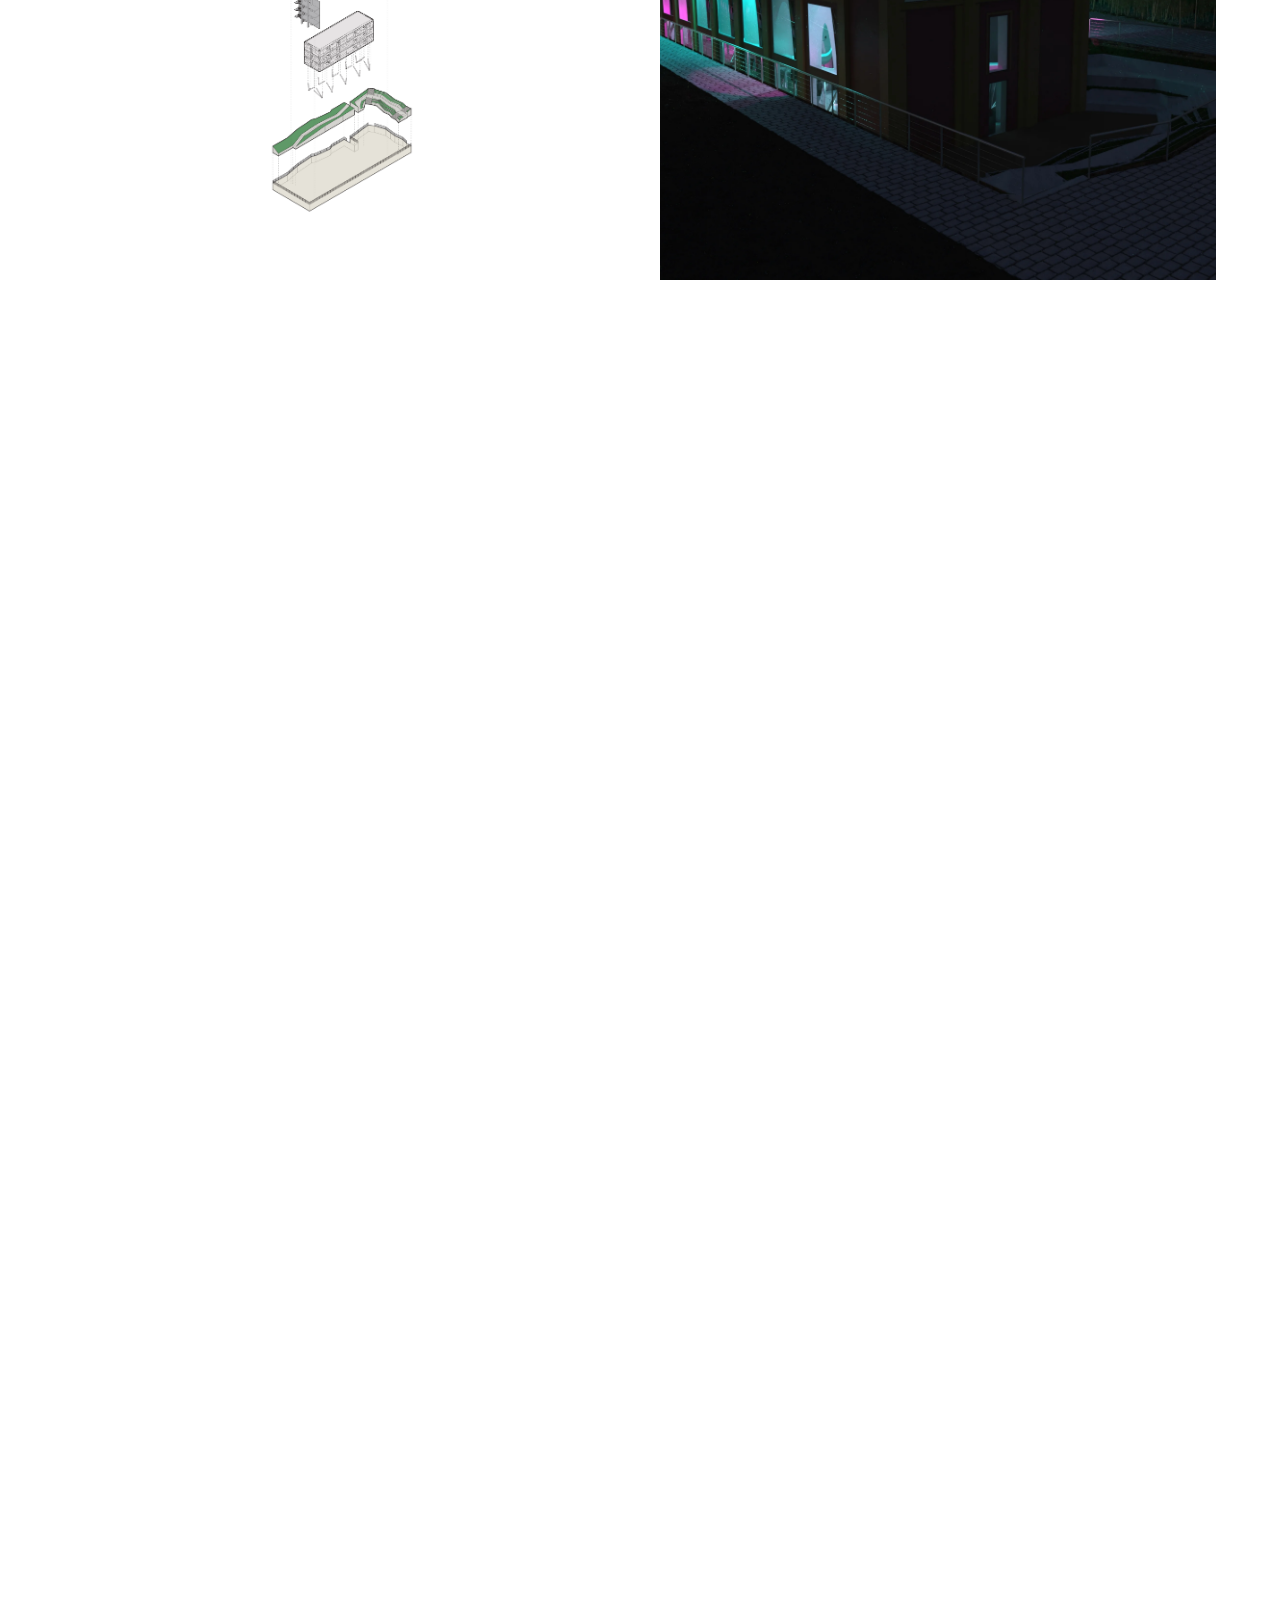
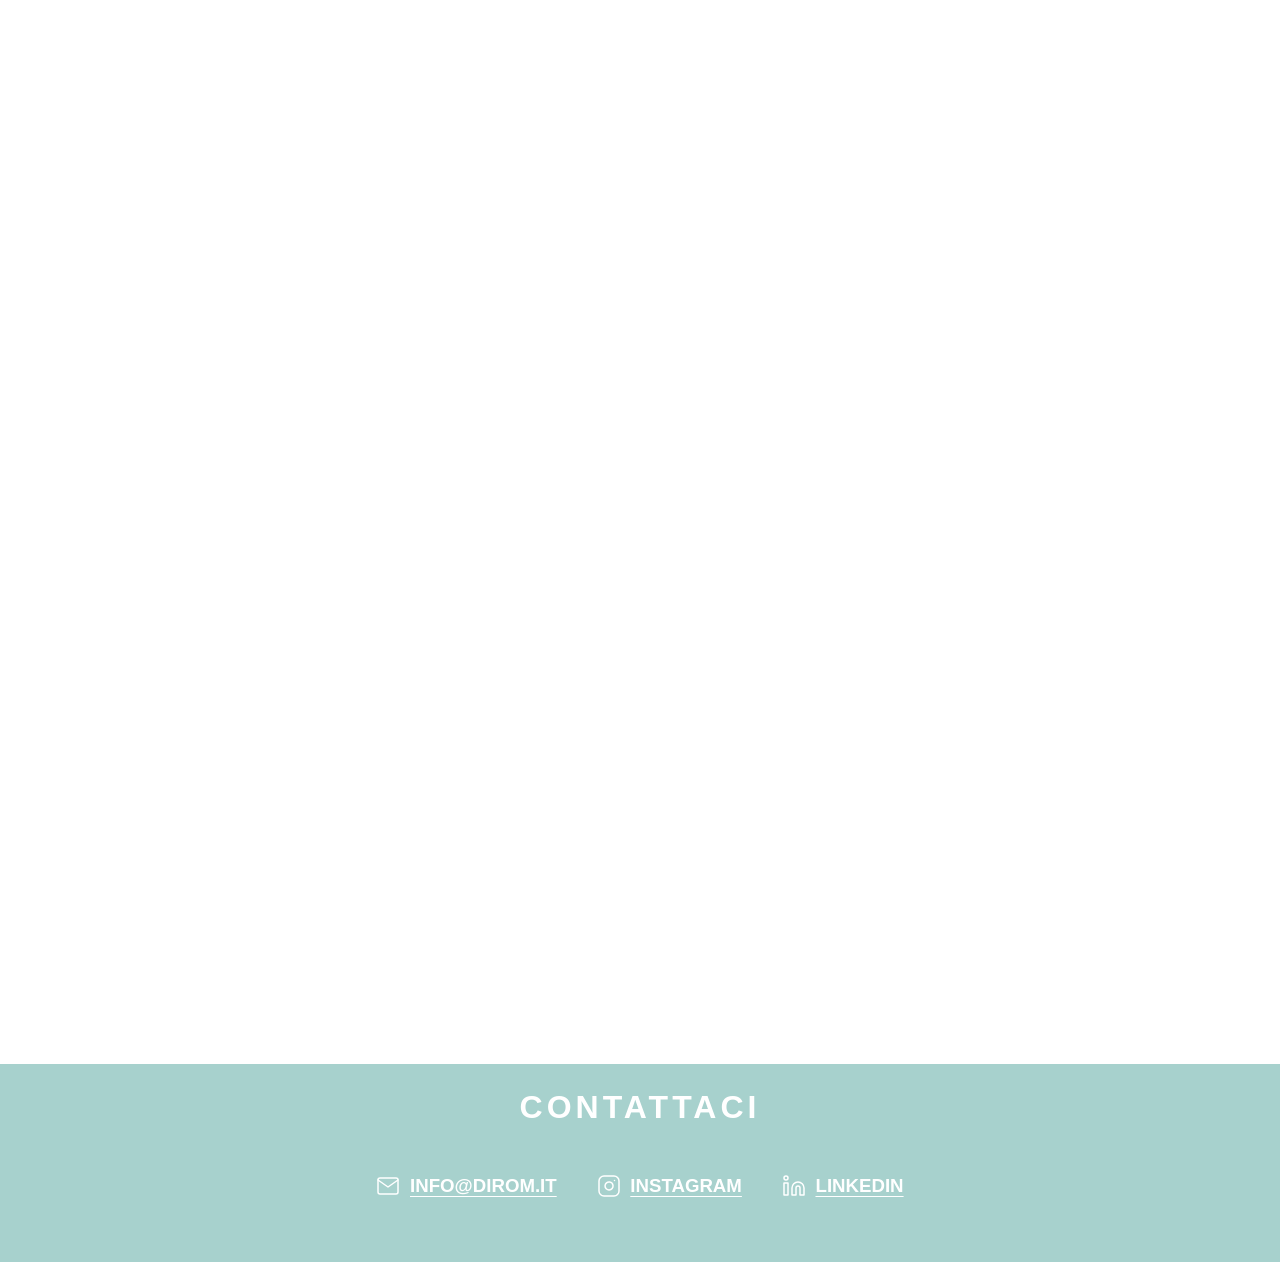
<file: progetto-lighting.html>
<!DOCTYPE html>
<html lang="it">
<head>
  <meta charset="UTF-8">
  <meta name="viewport" content="width=device-width, initial-scale=1.0">
  <title>VASA-94 Showroom | Progettazione Illuminazione Roma</title>
  <link rel="stylesheet" href="styles.css">
  <style>
    html { -ms-overflow-style: none !important; scrollbar-width: none !important; scrollbar-color: transparent transparent !important; }
    html::-webkit-scrollbar, body::-webkit-scrollbar { display: none !important; width: 0 !important; height: 0 !important; background: transparent !important; }
  </style>
  <link rel="canonical" href="https://www.dirom.it/progetto-lighting.html">

  <!-- SEO Basics -->
  <meta name="description" content="Studio illuminotecnico VASA-94 firmato Roman Marcucci. Un progetto di lighting design per valorizzare showroom e spazi commerciali a Roma.">
  <meta name="keywords" content="Lighting designer Roma, Progettazione illuminazione Roma, Studio DI ROM, Roman Marcucci architetto, DI ROM design Roma">
  <meta name="author" content="Roman Marcucci">
  <meta name="language" content="IT">
  <meta name="robots" content="index, follow">

  <!-- Open Graph for Social Media Sharing -->
  <meta property="og:title" content="VASA-94 Showroom | Progettazione Illuminazione Roma">
  <meta property="og:description" content="Studio illuminotecnico VASA-94 firmato Roman Marcucci. Un progetto di lighting design per valorizzare showroom e spazi commerciali a Roma.">
  <meta property="og:type" content="website">
  <meta property="og:url" content="https://www.dirom.it/progetto-lighting.html">
  <meta property="og:image" content="https://www.dirom.it/assets/vasa_94.webp">

  <!-- Schema.org Markup for Google -->
  <script type="application/ld+json">
    {
      "@context": "https://schema.org",
      "@type": "CreativeWork",
      "name": "VASA-94",
      "author": {
        "@type": "Person",
        "name": "Roman Marcucci"
      },
      "publisher": {
        "@type": "Organization",
        "name": "DI ROM"
      },
      "url": "https://www.dirom.it/progetto-lighting.html",
      "description": "Scrivere con la luce. Un progetto di lighting design d'avanguardia firmato Roman Marcucci.",
      "genre": "Lighting Design"
    }
    </script>
</head>
<body class="theme-lighting">

  <nav class="navbar" id="navbar">
    <div class="navbar-inner">
      <a href="./" class="nav-logo-link"><img loading="lazy" src="assets/logo-A7D1CD.svg" alt="DI ROM Logo"></a>
      <a href="about.html">ABOUT</a>
      <div class="dropdown">
        <button class="dropbtn" id="progetti-menu-btn">PROGETTI</button>
        <div class="dropdown-content">
            <a href="progetti.html" class="all-projects-link">TUTTI I PROGETTI</a>
            <a href="interior-design.html">INTERIOR DESIGN</a>
          <a href="outdoor.html">OUTDOOR</a>
          <a href="lighting.html">LIGHTING DESIGN</a>
        </div>
      </div>
      <a href="contatti.html">CONTATTI</a>
    </div>
  </nav>

  <main class="editorial-layout">
    <section class="project-hero reveal" style="background-image: url('assets/vasa_94.webp'); background-position: 70% center;">
      <h1>VASA-94</h1>
      <p>Villa Ada Space Ark 94</p>
    </section>

    <!-- Blocco Testo 1: Il contesto storico e la visione -->
    <div class="project-description description-chunk-1 reveal">
      <p style="margin-bottom: 1.5rem; text-transform: none; font-weight: normal; font-size: 13.5pt; line-height: 1.7;">Immerso nel cuore verde di Roma, tra i quartieri Parioli e Trieste, si cela un tesoro storico dal fascino neoclassico: le ex Scuderie di Villa Ada Savoia. In questo contesto di inestimabile valore, a pochi passi dall'Ambasciata d'Egitto, nasce un progetto architettonico audace che si pone l’obiettivo di conferire al complesso un’identità senza precedenti, trasformando l’edificio storico in una struttura futuristica capace di dialogare con il proprio passato attraverso un linguaggio contemporaneo e visionario.</p>
      <p style="margin-bottom: 1.5rem; text-transform: none; font-weight: normal; font-size: 13.5pt; line-height: 1.7;">Il fulcro dell'intervento risiede nella reinterpretazione dei volumi e delle profondità. L’elemento distintivo è la creazione di un fossato di 3 metri che circonda il palazzo, un segno netto nel terreno che non solo valorizza l’imponenza della facciata originaria, ma permette l’integrazione funzionale di un piano aggiuntivo.</p>
    </div>

    <!-- Immagine Promossa 1: Facciata e Fossato -->
    <img loading="lazy" src="assets/vasa_94_1.webp" class="promoted-image-1 grid-full lightbox-trigger reveal" alt="VASA 94 Exterior View">

    <!-- Blocco Testo 2: L'anima futuristica e gli interni -->
    <div class="project-description description-chunk-2 reveal">
      <p style="margin-bottom: 1.5rem; text-transform: none; font-weight: normal; font-size: 13.5pt; line-height: 1.7;">L’anima più sorprendente del progetto si rivela all’interno. Con un gesto architettonico radicale, i solai preesistenti vengono eliminati per dare vita a una struttura in metallo sospesa, sorretta da soli due o tre punti d’appoggio. L'utilizzo di metalli leggeri e riflettenti crea un effetto scenografico di ispirazione cinematografica, conferendo agli ambienti un’aura "hollywoodiana" e sofisticata.</p>
    </div>

    <!-- Immagine Promossa 2: Scenografia Interna -->
    <img loading="lazy" src="assets/vasa_94_11.webp" class="promoted-image-2 grid-full lightbox-trigger reveal" alt="VASA 94 Futuristic Interior">

    <!-- Blocco Testo 3: Metamorfosi Tecnologica e Crediti -->
    <div class="project-description description-chunk-3 reveal">
      <p style="margin-bottom: 3rem; text-transform: none; font-weight: normal; font-size: 13.5pt; line-height: 1.7;">A completare questa metamorfosi è l’integrazione tecnologica: un sistema domotico d’avanguardia gestisce una rete di punti luce puntiformi, capaci di variare colore e intensità per creare scenografie personalizzate. Il risultato è un’atmosfera incantata, con richiami estetici allo stile cyberpunk, dove la luce diventa materia architettonica.</p>
      
      <p style="font-size: 11pt; border-top: 1px solid rgba(167, 209, 205, 0.4); padding-top: 2rem; font-style: italic; opacity: 0.8; text-align: left;">
        Progetto accademico sviluppato presso RUFA (Rome University of Fine Arts), 
        Terzo anno (anno accademico 2023/2024). 
        Sviluppato con la supervisione del Prof. Giuseppe Ragosta.
      </p>
    </div>

    <section class="gallery">
      <!-- Gallery Rest (Immagini rimanenti) -->
      <img loading="lazy" src="assets/vasa_94_esploso.webp" class="grid-1-2 lightbox-trigger reveal img-contain" alt="VASA 94 Esploso">
      <img loading="lazy" src="assets/vasa_94_2.webp" class="grid-1-2 lightbox-trigger reveal" alt="VASA 94 2">
      <img loading="lazy" src="assets/vasa_94_3.webp" class="grid-1-3 lightbox-trigger reveal" alt="VASA 94 3">
      <img loading="lazy" src="assets/vasa_94_4.webp" class="grid-1-3 lightbox-trigger reveal" alt="VASA 94 4">
      <img loading="lazy" src="assets/vasa_94_5.webp" class="grid-1-3 lightbox-trigger reveal" alt="VASA 94 5">
      <img loading="lazy" src="assets/vasa_94_6.webp" class="grid-1-2 lightbox-trigger reveal" alt="VASA 94 6">
      <img loading="lazy" src="assets/vasa_94_7.webp" class="grid-1-2 lightbox-trigger reveal" alt="VASA 94 7">
      <img loading="lazy" src="assets/vasa_94_8.webp" class="grid-1-3 lightbox-trigger reveal" alt="VASA 94 8">
      <img loading="lazy" src="assets/vasa_94_9.webp" class="grid-1-3 lightbox-trigger reveal" alt="VASA 94 9">
      <img loading="lazy" src="assets/vasa_94_10.webp" class="grid-1-3 lightbox-trigger reveal" alt="VASA 94 10">
      <img loading="lazy" src="assets/vasa_94_12.webp" class="grid-1-2 lightbox-trigger reveal" alt="VASA 94 12">
      <img loading="lazy" src="assets/vasa_94_13.webp" class="grid-1-2 lightbox-trigger reveal" alt="VASA 94 13">
      <img loading="lazy" src="assets/vasa_94_14.webp" class="grid-1-3 lightbox-trigger reveal" alt="VASA 94 14">
      <img loading="lazy" src="assets/vasa_94_15.webp" class="grid-1-3 lightbox-trigger reveal" alt="VASA 94 15">
      <img loading="lazy" src="assets/vasa_94_16.webp" class="grid-1-3 lightbox-trigger reveal" alt="VASA 94 16">
      <img loading="lazy" src="assets/vasa_94_17.webp" class="grid-1-2 lightbox-trigger reveal" alt="VASA 94 17">
      <img loading="lazy" src="assets/vasa_94_18.webp" class="grid-1-2 lightbox-trigger reveal" alt="VASA 94 18">
      <img loading="lazy" src="assets/vasa_94_19.webp" class="grid-1-3 lightbox-trigger reveal" alt="VASA 94 19">
      <img loading="lazy" src="assets/vasa_94_20.webp" class="grid-1-3 lightbox-trigger reveal img-contain" alt="VASA 94 20">
      <img loading="lazy" src="assets/vasa_94_21.webp" class="grid-1-3 lightbox-trigger reveal img-contain" alt="VASA 94 21">
    </section>

  </main>

  <footer class="contact-banner">
    <h2>CONTATTACI</h2>
    <div class="contact-info">
      <div style="display: flex; gap: 2.5rem; justify-content: center; align-items: center; flex-wrap: wrap; margin-top: 1rem; font-family: 'Lato', sans-serif; text-transform: uppercase;">
        <a href="#" onclick="apriPosta(event);" title="Invia Mail" style="display: inline-flex; align-items: center; gap: 0.6rem; color: inherit; text-decoration: underline; text-underline-offset: 4px; transition: opacity 0.3s; font-size: inherit; font-weight: inherit;" onmouseover="this.style.opacity='0.7'" onmouseout="this.style.opacity='1'">
          <svg width="24" height="24" viewBox="0 0 24 24" fill="none" stroke="currentColor" stroke-width="1.5" stroke-linecap="round" stroke-linejoin="round">
            <path d="M4 4h16c1.1 0 2 .9 2 2v12c0 1.1-.9 2-2 2H4c-1.1 0-2-.9-2-2V6c0-1.1.9-2 2-2z"></path>
            <polyline points="22,6 12,13 2,6"></polyline>
          </svg>
          <span style="font-size: 14pt;">INFO@DIROM.IT</span>
        </a>
        <a href="https://www.instagram.com/di_rom_design/" target="_blank" rel="noopener noreferrer" title="Visita Instagram" style="display: inline-flex; align-items: center; gap: 0.6rem; color: inherit; text-decoration: underline; text-underline-offset: 4px; transition: opacity 0.3s; font-size: inherit; font-weight: inherit;" onmouseover="this.style.opacity='0.7'" onmouseout="this.style.opacity='1'">
           <svg width="24" height="24" viewBox="0 0 24 24" fill="none" stroke="currentColor" stroke-width="1.5" stroke-linecap="round" stroke-linejoin="round">
             <rect x="2" y="2" width="20" height="20" rx="5" ry="5"></rect>
             <path d="M16 11.37A4 4 0 1 1 12.63 8 4 4 0 0 1 16 11.37z"></path>
             <line x1="17.5" y1="6.5" x2="17.51" y2="6.5"></line>
           </svg>
           <span style="font-size: 14pt;">INSTAGRAM</span>
        </a>
        <a href="https://www.linkedin.com/company/di-rom/" target="_blank" rel="noopener noreferrer" title="Visita LinkedIn" style="display: inline-flex; align-items: center; gap: 0.6rem; color: inherit; text-decoration: underline; text-underline-offset: 4px; transition: opacity 0.3s; font-size: inherit; font-weight: inherit;" onmouseover="this.style.opacity='0.7'" onmouseout="this.style.opacity='1'">
           <svg width="24" height="24" viewBox="0 0 24 24" fill="none" stroke="currentColor" stroke-width="1.5" stroke-linecap="round" stroke-linejoin="round">
             <path d="M16 8a6 6 0 0 1 6 6v7h-4v-7a2 2 0 0 0-2-2 2 2 0 0 0-2 2v7h-4v-7a6 6 0 0 1 6-6z"></path>
             <rect x="2" y="9" width="4" height="12"></rect>
             <circle cx="4" cy="4" r="2"></circle>
           </svg>
           <span style="font-size: 14pt;">LINKEDIN</span>
        </a>
      </div>
    <div class="seo-footer-text">Studio DI ROM : Design d'avanguardia a Roma. Specializzati in interior design di lusso, progettazione outdoor e lighting design professionale. Soluzioni su misura tra cui residenziale, commerciale e concetti architettonici innovativi.</div>
      

  <script src="script.js"></script>
</body>
</html>
</file>
<file: styles.css>
:root {
  --site-padding: 2rem;
  --site-max-width: 1800px;
  /* Margini fluidi ridotti per evitare l'effetto "colonne vuote" */
  --site-horizontal-padding: 2.5rem;
}

* {
  margin: 0;
  padding: 0;
  box-sizing: border-box;
  /* Ottimizzazione globale per animazioni e GIF */
  backface-visibility: hidden;
  -webkit-backface-visibility: hidden;
}

img, 
.project-hero, 
.category-card {
  /* Assicura che le GIF e le immagini siano nitide e non sfarfallino */
  image-rendering: -webkit-optimize-contrast;
  image-rendering: auto;
}

html {
  scroll-behavior: smooth;
  /* Hide scrollbar for IE, Edge and Firefox */
  -ms-overflow-style: none; /* IE and Edge */
  scrollbar-width: none; /* Firefox */
}

/* Hide scrollbar for Chrome, Safari and Opera */
html::-webkit-scrollbar {
  display: none;
}

body {
  font-family: 'Lato', sans-serif;
  font-weight: 700;
  font-size: 14pt;
  transition: opacity 0.8s ease;
  opacity: 0;
  overflow-x: hidden;
  background-color: #ffffff;
}

body.loaded {
  opacity: 1;
}

/* Project Details Layout - Fluid Full Width */
.project-cover {
  width: 100%;
  margin: 100px auto 2rem auto; /* Aggiunto 100px per clear navbar */
  height: 70vh;
  object-fit: cover;
  display: block;
  border-radius: 0;
}



.project-description,
.gallery {
  background-color: #ffffff !important;
  color: #333333 !important;
  padding: 4rem var(--site-horizontal-padding);
  margin: 0 auto;
}

/* Ensure all text inside white sections is dark and readable */
.project-description p,
.project-description ul,
.project-description li,
.project-description h2,
.gallery h2 {
  color: #333333 !important;
}

.gallery {
  padding-top: 0;
  /* Align gallery closer to description */
}

.project-description a {
  color: inherit;
  text-decoration: underline;
  text-underline-offset: 4px;
}

h1,
h2,
h3,
h4,
h5,
h6 {
  font-size: 24pt;
  text-transform: uppercase;
  font-weight: 700;
  margin-bottom: 1rem;
  letter-spacing: 0.25rem; /* Aumentata per un look piÃ¹ "editoriale" */
  line-height: 1.2;
}

.project-description {
  max-width: 800px;
  margin: 0 auto 4rem;
  text-align: justify;
}

.project-description p,
.project-description ul,
.project-description li {
  font-size: 14pt;
  font-weight: 400;
  line-height: 1.8;
}

p {
  font-size: 14pt;
  font-weight: 400;
  font-family: 'Lato', sans-serif;
  text-transform: none;
  line-height: 1.8; /* Aumentata per leggibilitÃ  professionale */
  letter-spacing: 0.02rem;
}

a {
  color: inherit;
  text-decoration: none;
}

/* Theme 1: Default (Home, About, Contatti, Interior) */
body.theme-default {
  background-color: #ffffff; /* Sfondo bianco per pulizia margini 5% */
  color: #C69881;
}

.theme-default .contact-banner {
  background-color: #C69881;
  color: #ffffff;
}

.theme-default .contact-banner * {
  color: #ffffff;
}


/* Theme 2: Outdoor */
body.theme-outdoor {
  background-color: #ffffff;
  color: #89846E;
}

.theme-outdoor .contact-banner {
  background-color: #89846E;
  color: #ffffff;
}

.theme-outdoor .contact-banner * {
  color: #ffffff;
}


/* Theme 3: Lighting */
body.theme-lighting {
  background-color: #ffffff;
  color: #A7D1CD;
}

.theme-lighting .contact-banner {
  background-color: #A7D1CD;
  color: #ffffff;
}

.theme-lighting .contact-banner * {
  color: #ffffff;
}


/* --- Navbar Consolidated & Dropdown --- */
.progetto-card {
  position: relative;
  overflow: hidden;
  display: block;
  aspect-ratio: 1 / 1;
  background-color: #f7f7f7;
  transition: all 0.3s cubic-bezier(0.4, 0, 0.2, 1); /* Reso piÃ¹ scattante */
}
.navbar {
  position: fixed;
  top: 0;
  left: 0;
  width: 100%;
  padding: 1.5rem 0;
  background: transparent;
  transition: all 0.4s cubic-bezier(0.4, 0, 0.2, 1);
  z-index: 1000;
  display: flex !important;
  justify-content: center;
}

.navbar-inner {
  width: 100%;
  max-width: none; /* Rimosso limite 1400px per simmetria su schermo intero */
  display: flex;
  justify-content: flex-start;
  align-items: center;
  gap: 2.5rem;
  padding: 0 5%; /* 5% fisso per eleganza e simmetria */
}


.navbar.scrolled {
  background-color: rgba(255, 255, 255, 0.7) !important; /* Semi-trasparente per glassmorphism */
  backdrop-filter: blur(20px);
  -webkit-backdrop-filter: blur(20px);
  box-shadow: 0 10px 40px rgba(0, 0, 0, 0.05);
  border-bottom: 2px solid rgba(0, 0, 0, 0.02);
}



.navbar.scrolled .navbar-inner {
  padding: 0.8rem 5% !important;
}



.navbar a, .dropbtn {
  text-decoration: none;
  color: inherit !important;
  font-weight: 700;
  font-size: 11pt;
  letter-spacing: 0.15rem;
  text-transform: uppercase;
  position: relative;
  transition: all 0.3s ease;
  cursor: pointer;
  background: none;
  border: none;
  font-family: inherit;
}

.nav-logo-link {
  margin-right: auto; /* Ripristinato per spingere il menÃ¹ tutto a destra */
}

.navbar a img {
  height: 45px; /* Leggermente piÃ¹ grande come da screen */
  display: block;
  transition: transform 0.3s ease;
}

.navbar a:hover img {
  transform: scale(1.1);
}

.navbar a:not(.nav-logo-link):not(.dropbtn)::after {
  content: '';
  position: absolute;
  bottom: -5px;
  left: 50%;
  width: 0;
  height: 2px;
  background: currentColor;
  transition: all 0.3s ease;
  transform: translateX(-50%);
}

.navbar a:hover::after,
.navbar a.active::after {
  width: 100%;
}

/* Dropdown Container */
.dropdown {
  position: relative;
  display: inline-block;
}

/* Dropdown Button (PROGETTI) */
.dropbtn {
  display: flex !important;
  align-items: center;
  gap: 0.5rem;
  overflow: visible !important; /* Impedisce il taglio della chevron */
}


.dropbtn::after {
  content: '' !important;
  display: inline-block !important;
  width: 7px !important; /* Leggermente piÃ¹ grande per stabilitÃ  */
  height: 7px !important;
  border-top: none !important; /* Reset assoluto */
  border-left: none !important;
  border-right: 2.5px solid currentColor !important; /* PiÃ¹ spesso (Grassetto) */
  border-bottom: 2.5px solid currentColor !important;
  transform: translateY(-2px) rotate(45deg) !important;
  transition: transform 0.4s cubic-bezier(0.19, 1, 0.22, 1) !important;
  opacity: 0.8 !important;
  pointer-events: none;
}

.dropdown:hover .dropbtn::after,
.dropdown.active .dropbtn::after {
  transform: translateY(1px) rotate(-135deg) !important;
  opacity: 1 !important;
}



/* Dropdown Menu Content - Refactored for Smooth Transition */
.dropdown-content {
  position: absolute;
  top: 100%;
  left: -1.5rem; /* Spostato a sinistra per simmetria con il padding interno */
  transform: translateY(-15px);


  background: rgba(255, 255, 255, 1); /* Fallback bianco solido */
  backdrop-filter: blur(20px);
  -webkit-backdrop-filter: blur(20px);
  min-width: 240px;
  box-shadow: 0 20px 50px rgba(0,0,0,0.1);
  padding: 1.2rem 0;
  border-radius: 4px;
  margin-top: 1.5rem;
  z-index: 1001;
  border: 1px solid rgba(0, 0, 0, 0.03);
  
  /* Animazione Elegante */
  opacity: 0;
  visibility: hidden;
  transition: all 0.5s cubic-bezier(0.23, 1, 0.32, 1);
  pointer-events: none;
}

/* Theme-Specific Dropdown Colors */
.theme-default .dropdown-content { background-color: #C69881 !important; border: none; }
.theme-outdoor .dropdown-content { background-color: #89846E !important; border: none; }
.theme-lighting .dropdown-content { background-color: #A7D1CD !important; border: none; }

/* White text for themed dropdown links */
.theme-default .dropdown-content a,
.theme-outdoor .dropdown-content a,
.theme-lighting .dropdown-content a {
  color: #ffffff !important;
}

.theme-default .dropdown-content a:hover,
.theme-outdoor .dropdown-content a:hover,
.theme-lighting .dropdown-content a:hover {
  background: rgba(255, 255, 255, 0.1) !important;
}


/* Area invisibile per mantenere hover */
.dropdown-content::before {
  content: '';
  position: absolute;
  top: -30px;
  left: 0;
  width: 100%;
  height: 30px;
}

.dropdown:hover .dropdown-content,
.dropdown.active .dropdown-content {
  opacity: 1;
  visibility: visible;
  transform: translateY(0); /* Rimosso centramento -50% */
  pointer-events: auto;
}


.dropdown-content a {
  padding: 0.8rem 1.5rem !important; /* Allinea la 'P' e dÃ  lo stesso spazio a destra e sinistra */
  display: block;
}


.dropdown-content a:hover {
  background: rgba(0,0,0,0.03);
}

.dropdown-content a::after {
  display: none !important;
}

/* Rimosse vecchie animazioni non piÃ¹ necessarie */

/* --- Mobile Specifics for Dropdown --- */
@media (max-width: 900px) {
  .navbar-inner {
    padding: 0 5% !important;
    justify-content: space-between !important;
    gap: 0 !important;
  }
  
  .nav-logo-link {
    margin-right: 0 !important;
  }
  
  .navbar p, .navbar a, .dropbtn {
    font-size: 8.5pt !important;
    letter-spacing: 0.02rem !important;
  }

  .navbar a img {
    height: 22px !important;
  }

  /* Ulteriore ottimizzazione per smartphone molto piccoli (sotto 480px) */
  @media (max-width: 480px) {
    .navbar-inner {
      padding: 0 4% !important;
    }
    .navbar p, .navbar a, .dropbtn {
      font-size: 8pt !important;
      letter-spacing: 0 !important;
    }
    .navbar a img {
      height: 20px !important;
    }
  }

  .dropdown-content {
    position: fixed;
    top: 70px;
    left: 5%;
    right: 5%;
    width: 90%;
    transform: none;
    margin-top: 0;
  }
  
  @keyframes fadeInDown {
    from { opacity: 0; transform: translateY(-10px); }
    to { opacity: 1; transform: translateY(0); }
  }
}

/* Navbar styles moved to end for priority */

/* Cinematic Project Hero Header */
.project-hero {
  position: relative;
  width: 100%;
  height: 80vh;
  margin-top: 100px; /* Spazio per navbar */
  display: flex !important;

  flex-direction: column;
  justify-content: center;
  align-items: center;
  text-align: center;
  color: #ffffff !important;
  overflow: hidden;
  background-size: cover;
  background-position: center;
  background-attachment: fixed; /* Parallax Effect */
  background-color: #f0f0f0; /* Fallback durante il caricamento di GIF pesanti */
}

.project-hero::before {
  content: "";
  position: absolute;
  top: 0;
  left: 0;
  width: 100%;
  height: 100%;
  background: linear-gradient(to bottom, rgba(0,0,0,0.5), rgba(0,0,0,0.2) 50%, rgba(0,0,0,0.5));
  z-index: 1;
}

.project-hero > * {
  position: relative;
  z-index: 2;
  text-shadow: 0 4px 15px rgba(0,0,0,0.5);
}

.project-hero h1 {
  color: #ffffff !important;
  font-size: 5rem;
  letter-spacing: 0.5rem;
  margin-bottom: 0.5rem;
}

.project-hero p {
  color: #ffffff !important;
  font-size: 1.5rem;
  text-transform: uppercase;
  letter-spacing: 0.2rem;
  opacity: 1 !important; /* Forza opacitÃ  piena per bianco puro */
}

/* Fix per overflow del titolo sui cellulari */
@media (max-width: 900px) {
  .project-hero {
    height: 45vh;
    min-height: 300px;
    margin-top: 80px; /* Riduciamo proporzionalmente anche lo stacco superiore */
  }
  .project-hero h1 {
    font-size: clamp(1.2rem, 7vw, 2.5rem); /* Scala in base alla larghezza dello schermo del cellulare */
    letter-spacing: 0.05rem; /* Ridotta la spaziatura per far entrare parole lunghissime */
    padding: 0 1rem;
    line-height: 1.2;
    overflow-wrap: break-word;
    word-break: break-word;
    max-width: 100%;
  }
  .project-hero p {
    font-size: 0.95rem;
    letter-spacing: 0.1rem;
    padding: 0 1rem;
    line-height: 1.5;
  }
}

main {
  min-height: calc(100vh - 140px);
}

.page-content {
  padding: 7rem var(--site-horizontal-padding) 4rem;
}

.categories {
  display: flex;
  width: 100%;
  padding: 0 5% 5rem 5%; /* Allineato all'header (5%) */
  gap: 2.5rem; /* Aria tra le immagini */
  margin-top: 2rem;
  box-sizing: border-box;
  margin-left: auto;
  margin-right: auto;
}

@media (max-width: 900px) {
  .categories {
    flex-direction: column;
    padding: 2rem 5% 6rem 5%;
    gap: 3rem;
  }
}




.category-card {
  position: relative;
  flex: 1;
  aspect-ratio: 1 / 1; /* Forza il quadrato */
  overflow: hidden;
  text-decoration: none;
  color: #ffffff !important;
  transition: all 0.6s cubic-bezier(0.23, 1, 0.32, 1);
  border-radius: 0; /* Rimosso per full-bleed continuo */
}





@media (max-width: 900px) {
  .category-card {
    height: 60vh;
    width: 100%;
    flex: none;
  }
}

.progetto-card {
  position: relative;
  display: block;
  width: 100%;
  aspect-ratio: 1 / 1.3; /* Rapporto verticale tipico per portfolio eleganti */
  overflow: hidden;
  text-decoration: none;
  color: #ffffff !important;
  text-align: center;
  transition: transform 0.4s ease;
  background-color: #ffffff;
  border-radius: 4px;
}

@media (max-width: 600px) {
  .progetto-card {
    aspect-ratio: 1 / 1; /* Quadrato su mobile */
  }
}


.category-card img {
  position: absolute;
  top: 0;
  left: 0;
  width: 100% !important;
  height: 100% !important;
  object-fit: cover !important;
  transition: transform 0.8s cubic-bezier(0.23, 1, 0.32, 1);
  display: block;
  z-index: 0;
}


.progetto-card img {
  position: absolute;
  top: 0;
  left: 0;
  width: 100% !important;
  height: 100% !important;
  object-fit: cover !important;
  transition: transform 0.6s ease;
  display: block;
  z-index: 0;
}



.category-card::after,
.progetto-card::after {
  content: "";
  position: absolute;
  top: 0;
  left: 0;
  width: 100%;
  height: 100%;
  background: linear-gradient(to bottom, rgba(0,0,0,0.1), rgba(0,0,0,0.5));
  opacity: 0.7;
  transition: opacity 0.4s ease;
  z-index: 1;
}

.category-card .card-content,
.progetto-card .card-content {
  position: absolute;
  top: 50%;
  left: 50%;
  transform: translate(-50%, -50%);
  width: 90%;
  z-index: 2;
  text-shadow: 0 4px 10px rgba(0,0,0,0.5);
  text-align: center;
}



.category-card h3,
.progetto-card h3 {
  color: #ffffff !important;
  font-size: 2rem;
  margin-bottom: 0.5rem;
  transition: transform 0.4s ease;
  text-decoration: none !important;
}

.category-card p,
.progetto-card p {
  color: #ffffff !important;
  font-size: 14pt;
  opacity: 0;
  transform: translateY(15px);
  transition: opacity 0.6s cubic-bezier(0.23, 1, 0.32, 1), transform 0.6s cubic-bezier(0.23, 1, 0.32, 1);
  font-weight: 400;
  margin-top: 0.2rem; /* Ridotto per far spazio al tag */
  text-decoration: none !important;
}

/* Project Category Tags (Inside Cards) */
.project-category-tag {
  display: inline-block;
  font-size: 8pt;
  letter-spacing: 0.12rem;
  text-transform: uppercase;
  font-weight: 700;
  margin-bottom: 0.8rem;
  padding: 0.4rem 0.8rem;
  color: #ffffff !important;
  opacity: 1; /* Sempre visibile per intuitivitÃ  */
  transform: translateY(0);
  transition: all 0.5s cubic-bezier(0.23, 1, 0.32, 1);
}

/* Nascondi i tag se un filtro specifico Ã¨ attivo */
.progetti-grid.filters-active .project-category-tag {
  display: none !important;
}

/* Background colors for the 'Striscia' tags */
.tag-interior { background-color: #C69881 !important; }
.tag-outdoor { background-color: #89846E !important; }
.tag-lighting { background-color: #A7D1CD !important; }




.category-card:hover img,
.progetto-card:hover img {
  transform: scale(1.05);
  filter: brightness(0.85);
}

.category-card:hover p,
.progetto-card:hover p {
  opacity: 1;
  transform: translateY(0);
}



/* Contact Banner */
.contact-banner {
  padding: 1.5rem 5% 4rem 5%;
  text-align: center;
}

.contact-info {
  margin-top: 2rem;
  display: flex;
  flex-direction: column;
  gap: 1rem;
  font-size: 14pt;
}

/* Hero Slideshow for Categories (Refactored for Overlays) */
.hero-slideshow {
  position: relative;
  width: 100%;
  margin-top: 100px; /* Spazio per navbar */
  height: 75vh;
  overflow: hidden;
  background-color: #000; /* Per l'effetto nero tra le immagini */
}



.hero-slideshow::before {
  content: "";
  position: absolute;
  top: 0;
  left: 0;
  width: 100%;
  height: 100%;
  background: linear-gradient(to bottom, rgba(0,0,0,0.5), rgba(0,0,0,0.2) 50%, rgba(0,0,0,0.5));
  z-index: 5;
}

.hero-slideshow img, .hero-slideshow video {
  position: absolute;
  top: 0;
  left: 0;
  width: 100%;
  height: 100%;
  object-fit: cover;
  opacity: 0;
  transition: opacity 0s ease-in-out, transform 4s ease-out; /* Rimossa dissolvenza per "taglio netto" su richiesta */
  transform: scale(1.05);
  z-index: 1;
}

.hero-slideshow img.active, .hero-slideshow video.active {
  opacity: 1;
  transform: scale(1);
  z-index: 2;
}

.hero-slideshow .hero-content {
  position: absolute;
  top: 50%;
  left: 50%;
  transform: translate(-50%, -50%);
  width: 90%;
  max-width: 1000px;
  text-align: center;
  color: #ffffff !important;
  z-index: 10;
  text-shadow: 0 4px 15px rgba(0,0,0,0.6);
}

.hero-slideshow .hero-content h1,
.hero-slideshow .hero-content h2 {
  color: #ffffff !important;
  font-size: 3.5rem;
  letter-spacing: 0.4rem;
  margin-bottom: 1.5rem;
  text-transform: uppercase;
}

.hero-slideshow .hero-content p {
  color: #ffffff !important;
  font-size: 1.2rem;
  line-height: 1.6;
  max-width: 800px;
  margin: 0 auto;
  opacity: 1 !important;
  text-transform: none;
  font-weight: 400;
}

  @media (max-width: 900px) {
    .hero-slideshow { height: 45vh; min-height: 300px; }
    .hero-slideshow .hero-content {
      width: 92%;
    }
    .hero-slideshow .hero-content h1,
    .hero-slideshow .hero-content h2 { 
      font-size: clamp(1.2rem, 7vw, 2.5rem); 
      letter-spacing: 0.05rem; 
      margin-bottom: 1rem; 
      overflow-wrap: break-word; 
      word-break: break-word;
      max-width: 100%;
    }
    .hero-slideshow .hero-content p { 
      font-size: 0.95rem; 
      letter-spacing: 0.1rem;
    }
  }

/* Progetti Grid & Filtering */
.filter-nav {
  display: flex;
  justify-content: center;
  gap: 3rem;
  margin-bottom: 4rem;
  flex-wrap: wrap;
}

.filter-btn {
  background: none;
  border: none;
  font-family: 'Lato', sans-serif;
  font-size: 11pt;
  font-weight: 700;
  letter-spacing: 0.15rem;
  text-transform: uppercase;
  color: #333333;
  cursor: pointer;
  position: relative;
  padding: 0.5rem 0;
  transition: opacity 0.3s ease;
  opacity: 0.5;
}

.filter-btn:hover {
  opacity: 1;
}

.filter-btn.active {
  opacity: 1;
}

.filter-btn::after {
  content: '';
  position: absolute;
  bottom: 0;
  left: 50%;
  width: 0;
  height: 2px;
  background: currentColor;
  transition: all 0.3s ease;
  transform: translateX(-50%);
}

.filter-btn.active::after {
  width: 100%;
}

.progetti-grid {
  display: grid;
  grid-template-columns: repeat(3, 1fr); /* Forzato a 3 colonne per riga */
  gap: 3rem;
  transition: opacity 0.3s ease; /* Transizione piÃ¹ rapida */
}


@media (max-width: 1200px) {
  .progetti-grid {
    grid-template-columns: repeat(2, 1fr); /* 2 colonne su schermi medi */
  }
}

@media (max-width: 768px) {
  .progetti-grid {
    grid-template-columns: 1fr; /* 1 colonna su mobile */
    gap: 2rem;
  }
}


/* Filtering Animations */
.progetto-card.filtered-out {
  display: none;
}


@media (max-width: 768px) {
  .progetti-grid {
    grid-template-columns: 1fr !important;
  }
}

/* Homepage Quote Section - High impact at top */
.home-quote {
  max-width: 900px;
  margin: 120px auto 4rem; /* Sotto navbar con ampio margine inferiore */
  padding: 0 var(--site-horizontal-padding);
  text-align: center;
}


.quote-text {
  font-size: 14pt !important;
  font-style: italic;
  line-height: 2;
  margin-bottom: 2.5rem;
  color: inherit;
  opacity: 0.9;
}

.quote-author {
  text-align: right;
  font-size: 11pt;
  letter-spacing: 0.15rem;
  text-transform: uppercase;
  font-weight: 700;
  opacity: 0.8;
}


/* Collaborator Links - Only these will be underlined */
.collaborator-link {
  text-decoration: underline !important;
  text-underline-offset: 4px;
  color: inherit;
  transition: opacity 0.3s ease;
}

.collaborator-link:hover {
  opacity: 0.7;
}

/* Cleanup: Removed duplicate progetto-card img and legacy theme cards */

/* Form Styles */
::placeholder {
  color: currentColor;
  opacity: 1;
}

/* Lightbox Modal */
.lightbox-modal {
  display: none;
  position: fixed;
  z-index: 9999;
  padding-top: 50px;
  left: 0;
  top: 0;
  width: 100%;
  height: 100%;
  overflow: auto;
  background-color: rgba(0, 0, 0, 0.95);
  backdrop-filter: blur(10px);
}

.lightbox-modal.active {
  display: flex !important;
  flex-direction: column;
  justify-content: center;
  align-items: center;
}

.lightbox-content {
  margin: auto;
  display: block;
  max-width: 95vw;
  max-height: 85vh;
  object-fit: contain;
  box-shadow: 0 10px 40px rgba(0, 0, 0, 0.5);
}

.lightbox-close {
  position: absolute;
  top: 20px;
  right: 40px;
  color: #ffffff; /* Colore base neutro */
  font-size: 50px;
  font-weight: 300;
  transition: 0.3s;
  cursor: pointer;
  z-index: 10000;
}

/* Colori Lightbox Tematizzati */
.theme-default .lightbox-close,
.theme-default .lightbox-prev,
.theme-default .lightbox-next {
  color: #C69881 !important;
}

.theme-outdoor .lightbox-close,
.theme-outdoor .lightbox-prev,
.theme-outdoor .lightbox-next {
  color: #89846E !important;
}

.theme-lighting .lightbox-close,
.theme-lighting .lightbox-prev,
.theme-lighting .lightbox-next {
  color: #A7D1CD !important;
}


.lightbox-close:hover,
.lightbox-close:focus {
  color: #A7D1CD;
  text-decoration: none;
  cursor: pointer;
  transform: scale(1.1);
}

.lightbox-prev,
.lightbox-next {
  position: absolute;
  top: 50%;
  transform: translateY(-50%);
  font-size: 60px;
  font-weight: 300;
  padding: 16px;
  transition: 0.3s ease;
  cursor: pointer;
  user-select: none;
  z-index: 10001;
}


.lightbox-prev {
  left: 3%;
}

.lightbox-next {
  right: 3%;
}

.lightbox-prev:hover,
.lightbox-next:hover {
  color: #A7D1CD;
}

.lightbox-trigger {
  cursor: pointer;
  transition: transform 0.3s ease, filter 0.3s ease;
}

.lightbox-trigger:hover {
  transform: scale(1.02);
  filter: brightness(1.1);
}

/* Impedisci il trascinamento e la selezione delle immagini */
img {
  -webkit-user-drag: none;
  -khtml-user-drag: none;
  -moz-user-drag: none;
  -o-user-drag: none;
  user-select: none;
  -moz-user-select: none;
  -webkit-user-select: none;
  -ms-user-select: none;
}

/* Fix per schermi giganti / 4K: Blocca la larghezza massima a 1400px e centra il contenuto */
.page-header,
.page-content,
.project-description,
.gallery,
.progetti-grid {
  max-width: 1400px;
  margin-left: auto !important;
  margin-right: auto !important;
  width: 100%;
}


/* Eccezione: Rendi gli sfondi bianchi e gli hero a tutta larghezza */
.project-description,
.gallery,
.progetti-grid,
.page-content,
.about-section,
.form-section {

  /* Sezione specifica per contatti */
  background-color: #ffffff !important;
  color: #333333 !important;
  /* Espande lo sfondo all'infinito senza rompere il layout centrato */
  box-shadow: 0 0 0 100vmax #ffffff;
  clip-path: inset(0 -100vmax);
  position: relative;
  z-index: 1;
  margin-top: 0 !important;
  margin-bottom: 0 !important;
}

/* Padding uniforme per le sezioni bianche */
.progetti-grid,
.page-content,
.project-description,
.gallery {
  padding: 4rem 5%;
}


/* Forza il contenuto dentro i banner bianchi a rimanere centrato a 1400px */
.project-description>p,
.project-description>ul,
.project-description>h2,
.categories>*,
.progetti-grid>*,
.page-content>* {
  max-width: 1400px;
  margin-left: auto !important;
  margin-right: auto !important;
}

/* Hybrid Editorial Gallery (100px Granular Grid) */
.gallery {
  display: grid !important;
  grid-template-columns: repeat(12, 1fr);
  grid-auto-rows: 100px; /* UnitÃ  di base sottile per massimo controllo verticale */
  grid-auto-flow: dense;
  gap: 2.5rem;
  max-width: 1400px;
  margin-left: auto !important;
  margin-right: auto !important;
  background-color: #ffffff !important;
  padding: 4rem 5%;
}

.gallery > * {
  display: block;
  width: 100%;
  height: 100%;
  object-fit: cover;
  grid-column: span 6; /* Default: 2 immagini per riga */
  grid-row: span 4;    /* Default: 400px di altezza */
}

/* Moduli di Proporzione (Equilibrati e Granulari) */
.grid-full   { grid-column: span 12 !important; grid-row: span 8 !important; } /* Banner (800px) */
.grid-h-1    { grid-row: span 1 !important; } /* Striscia Sottile (100px) */
.grid-h-2    { grid-row: span 2 !important; } /* Striscia Media (200px) */
.grid-1-2    { grid-column: span 6 !important; }  /* Coppia (50%) */
.grid-1-3    { grid-column: span 4 !important; }  /* Terzetto (33%) */

/* Blocchi di Testo integrati nella Gallery */
.gallery-text-block {
  display: flex !important;
  flex-direction: column;
  justify-content: center;
  align-items: center;
  padding: 3rem;
  text-align: center;
  background-color: #f7f7f7;
  color: #333 !important;
  font-family: 'Lato', sans-serif;
  text-transform: uppercase;
  font-size: 14pt;
  font-weight: 700;
  line-height: 1.4;
  border: 1px solid rgba(0,0,0,0.05);
}

/* Tematizzazione dei blocchi di testo basata sul tema della pagina */
.theme-default .gallery-text-block { background-color: #C69881; color: #ffffff !important; }
.theme-outdoor .gallery-text-block { background-color: #89846E; color: #ffffff !important; }
.theme-lighting .gallery-text-block { background-color: #A7D1CD; color: #ffffff !important; }


/* Animazione Sfumata (Fade-In) */
.gallery .reveal {
  opacity: 0;
  transform: translateY(0) !important;
  visibility: hidden;
  transition: opacity 1s ease-out;
}
.gallery .reveal.active {
  opacity: 1;
  visibility: visible;
}

@media (max-width: 1100px) {
  .gallery {
    grid-template-columns: repeat(6, 1fr); 
    grid-auto-rows: 100px;
    gap: 1.5rem;
  }
  .gallery > * { 
    grid-column: span 3 !important; 
    grid-row: span 3 !important; /* 300px su tablet */
  }
  .grid-full { grid-column: span 6 !important; grid-row: span 6 !important; }
  .grid-h-1 { grid-row: span 1 !important; }
}

@media (max-width: 600px) {
  .gallery {
    grid-template-columns: 1fr;
    grid-auto-rows: 100px;
    gap: 1rem;
  }
  .gallery > * { 
    grid-column: span 1 !important; 
    grid-row: span 3 !important; /* 300px su mobile */
  }
  .grid-full { grid-row: span 4 !important; }
  .grid-h-1 { grid-row: span 1 !important; }
}

/* Fix per link e testi specifici dentro le zone bianche */
.project-description a,
.page-content a {
  text-decoration: underline;
  text-underline-offset: 4px;
}

/* Fix per sezioni bianche consecutive: aggiunge respiro tra i banner */
.project-description + .gallery,
.page-content + .gallery,
.hero + .categories {
  padding-top: 2rem !important;
}

/* Fix per sezioni bianche annidate (evita doppio padding e doppie ombre) */
.page-content .progetti-grid,
.page-content .gallery {
  padding-top: 0 !important;
  box-shadow: none !important;
  clip-path: none !important;
}


main {
  width: 100%;
  overflow-x: hidden;
  /* Previene scroll orizzontale dovuto al trucco del banner */
}


/* Limita anche il contenuto del footer senza restringere il colore di sfondo intero */
.contact-banner>* {
  max-width: 1400px;
  margin-left: auto;
  margin-right: auto;
}

/* Scroll Reveal Animations - Cinematic Refinement */
.reveal {
  opacity: 0;
  transform: translateY(40px);
  transition: opacity 1.2s cubic-bezier(0.23, 1, 0.32, 1), transform 1.2s cubic-bezier(0.23, 1, 0.32, 1);
  visibility: hidden;
}

.reveal.active {
  opacity: 1;
  transform: translateY(0);
  visibility: visible;
}

.reveal-delay-1 {
  transition-delay: 0.1s;
}

.reveal-delay-2 {
  transition-delay: 0.2s;
}

.reveal-delay-3 {
  transition-delay: 0.3s;
}
/* Utility for images that need to be fully visible (no crop) */
.img-contain {
  object-fit: contain !important;
  background-color: transparent !important;
}

/* Maintenance Modal - Dismissible Glassmorphism */
.modal-overlay {
  position: fixed;
  top: 0;
  left: 0;
  width: 100%;
  height: 100%;
  background: rgba(0, 0, 0, 0.4);
  backdrop-filter: blur(8px);
  -webkit-backdrop-filter: blur(8px);
  z-index: 20000;
  display: flex;
  justify-content: center;
  align-items: center;
  pointer-events: all;
  opacity: 1;
  transition: opacity 0.5s ease;
}

.maintenance-modal {
  position: relative;
  width: 90%;
  max-width: 600px;
  background: rgba(255, 255, 255, 0.7);
  backdrop-filter: blur(25px);
  -webkit-backdrop-filter: blur(25px);
  border: 1px solid rgba(255, 255, 255, 0.3);
  padding: 4rem 3rem;
  text-align: center;
  border-radius: 4px;
  box-shadow: 0 20px 60px rgba(0, 0, 0, 0.15);
  animation: modalAppear 0.6s cubic-bezier(0.23, 1, 0.32, 1);
}

@keyframes modalAppear {
  from { opacity: 0; transform: scale(0.9); }
  to { opacity: 1; transform: scale(1); }
}

.modal-close {
  position: absolute;
  top: 1.5rem;
  right: 1.5rem;
  font-size: 2rem;
  color: #C69881;
  cursor: pointer;
  line-height: 1;
  transition: transform 0.3s ease;
  user-select: none;
}

.modal-close:hover {
  transform: scale(1.2);
}

.modal-title {
  font-family: 'Lato', sans-serif;
  font-size: 1.5rem;
  letter-spacing: 0.3rem;
  color: #C69881;
  text-transform: uppercase;
  margin-bottom: 2rem;
  font-weight: 700;
  line-height: 1.4;
}

.modal-text {
  font-family: 'Lato', sans-serif;
  font-size: 1.1rem;
  color: #555;
  letter-spacing: 0.05rem;
  line-height: 1.8;
}

/* Lock scrolling while modal is active */
body.modal-active {
  overflow: hidden !important;
}

/* Style Sync: Final Polish and Grey Border Fix Applied */

/* --- Editorial Layout (Mobile Narratives) --- */
.editorial-layout {
  display: flex !important;
  flex-direction: column !important;
  width: 100%;
}

@media (min-width: 901px) {
  .description-chunk-1, .description-chunk-2, .description-chunk-3 {
    order: 2 !important;
  }
  .promoted-image-1, .promoted-image-2, .gallery {
    order: 10 !important;
  }
  .promoted-image-1, .promoted-image-2 {
    max-width: 1400px;
    margin: 0 auto 2.5rem;
    width: 90%;
  }
  /* Riduce lo spazio tra i chunk di testo su desktop per TUTTI i progetti */
  .editorial-layout .project-description {
    padding-top: 1rem !important;
    padding-bottom: 1rem !important;
  }
  /* Il primo blocco testo mantiene respiro dall'Hero */
  .editorial-layout .description-chunk-1 {
    padding-top: 3rem !important;
  }
}

@media (max-width: 900px) {
  .hero-slideshow, .project-hero { order: 1; }
  .description-chunk-1 { order: 2; margin-bottom: 2rem !important; }
  .promoted-image-1     { order: 3; margin-bottom: 2rem !important; }
  .description-chunk-2 { order: 4; margin-bottom: 2rem !important; }
  .promoted-image-2     { order: 5; margin-bottom: 2rem !important; }
  .description-chunk-3 { order: 6; margin-bottom: 4rem !important; }
  .gallery { order: 10; padding-top: 0 !important; }
  .editorial-layout .project-description {
     padding: 2rem 5% !important;
     width: 100%;
     text-align: left !important;
  }
  .promoted-image-1, .promoted-image-2 {
    width: 100%;
    height: 400px;
    object-fit: cover;
  }
}

/* SEO Footer Styling */
.seo-footer-text {
  position: absolute;
  width: 1px;
  height: 1px;
  padding: 0;
  margin: -1px;
  overflow: hidden;
  clip: rect(0, 0, 0, 0);
  white-space: nowrap;
  border: 0;
}

/* Style Sync: Final Editorial Narrative applied */

/* --- Desktop Spacing: Full Text Continuity (Solo Omuundu) --- */
@media (min-width: 901px) {
  .omuundu-layout {
    gap: 0 !important;
  }
  /* Tutti i chunk (1-5) vengono raggruppati come testo continuo */
  .omuundu-layout .project-description {
    order: 2 !important;
    padding-top: 0 !important;
    padding-bottom: 0 !important;
    margin-top: 0 !important;
    margin-bottom: 0 !important;
    padding-left: 5% !important;
    padding-right: 5% !important;
  }
  /* Primo chunk: respiro minimo dall'hero */
  .omuundu-layout .description-chunk-1 {
    padding-top: 2rem !important;
  }
  .omuundu-layout .project-description p {
    margin-top: 0 !important;
    margin-bottom: 0 !important;
    padding-bottom: 1.2rem;
  }
  .omuundu-layout .project-hero::after {
    display: none !important;
  }
}
</file>
